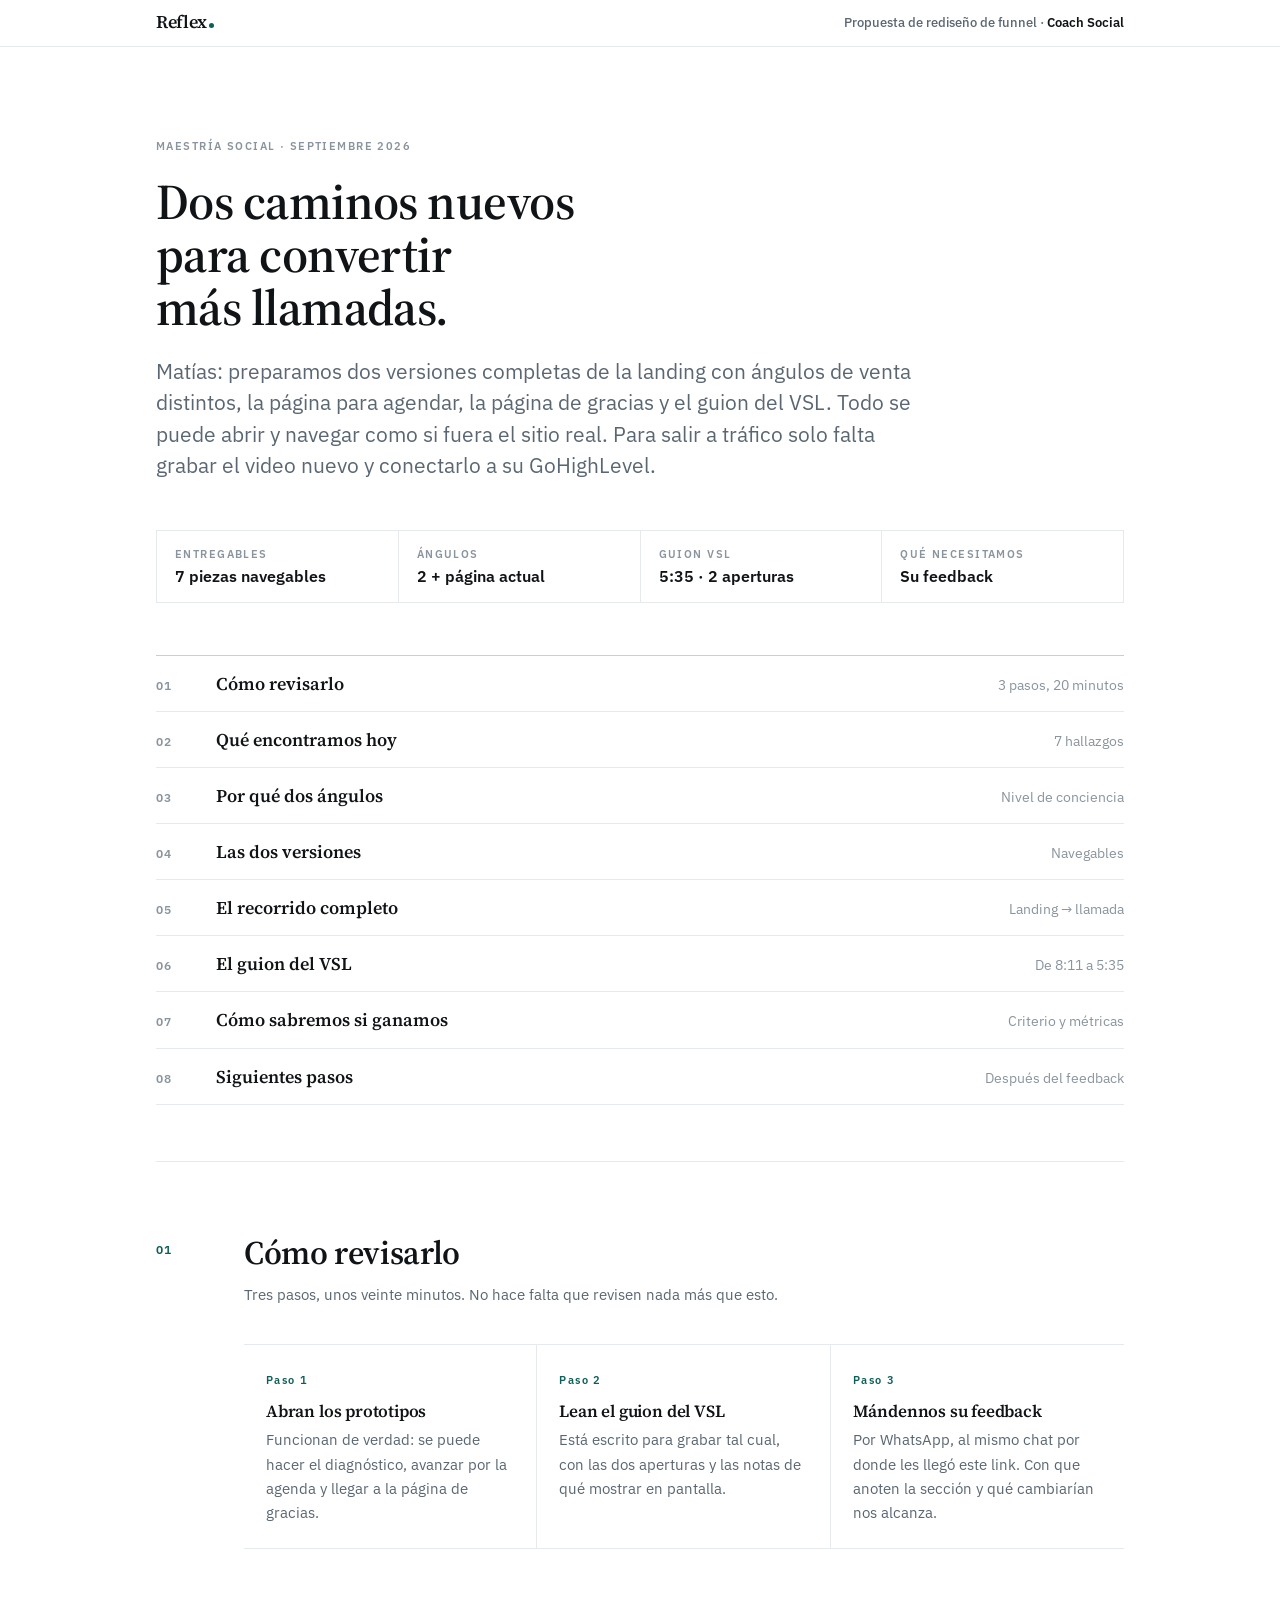
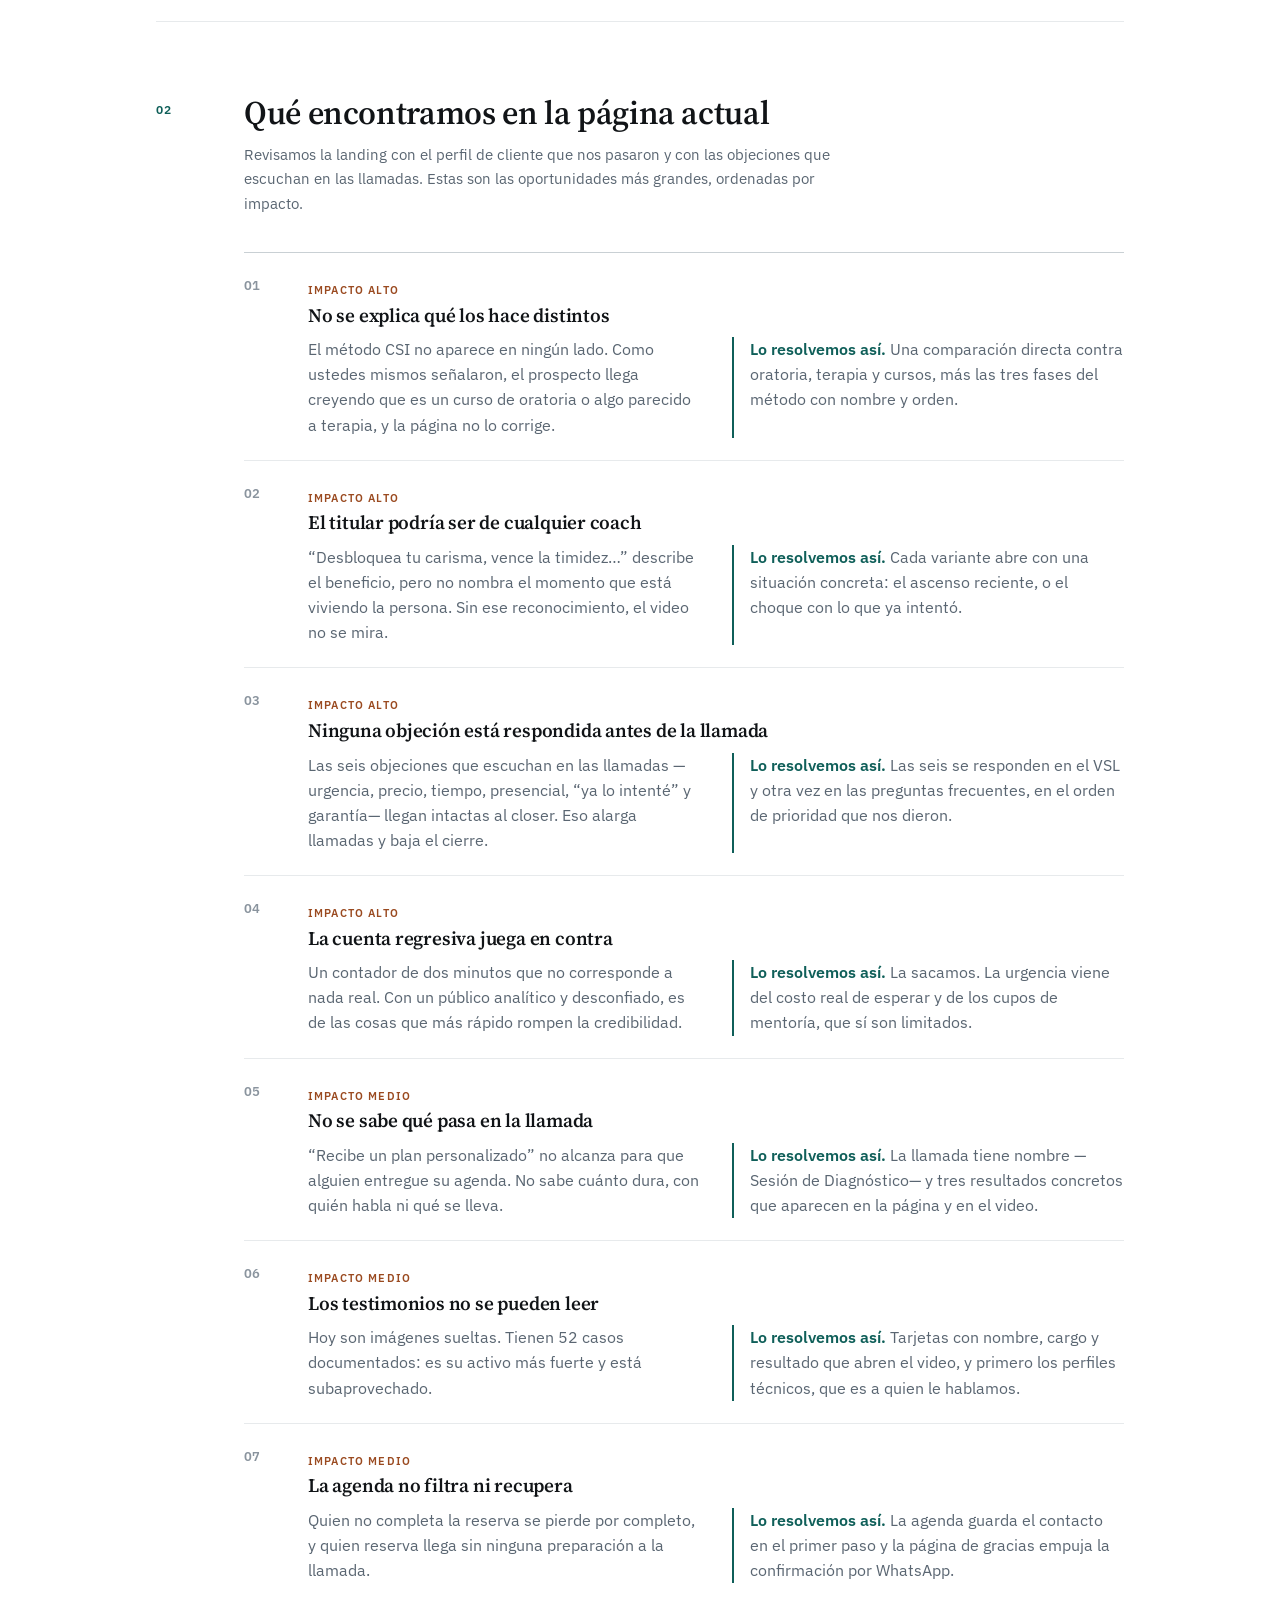
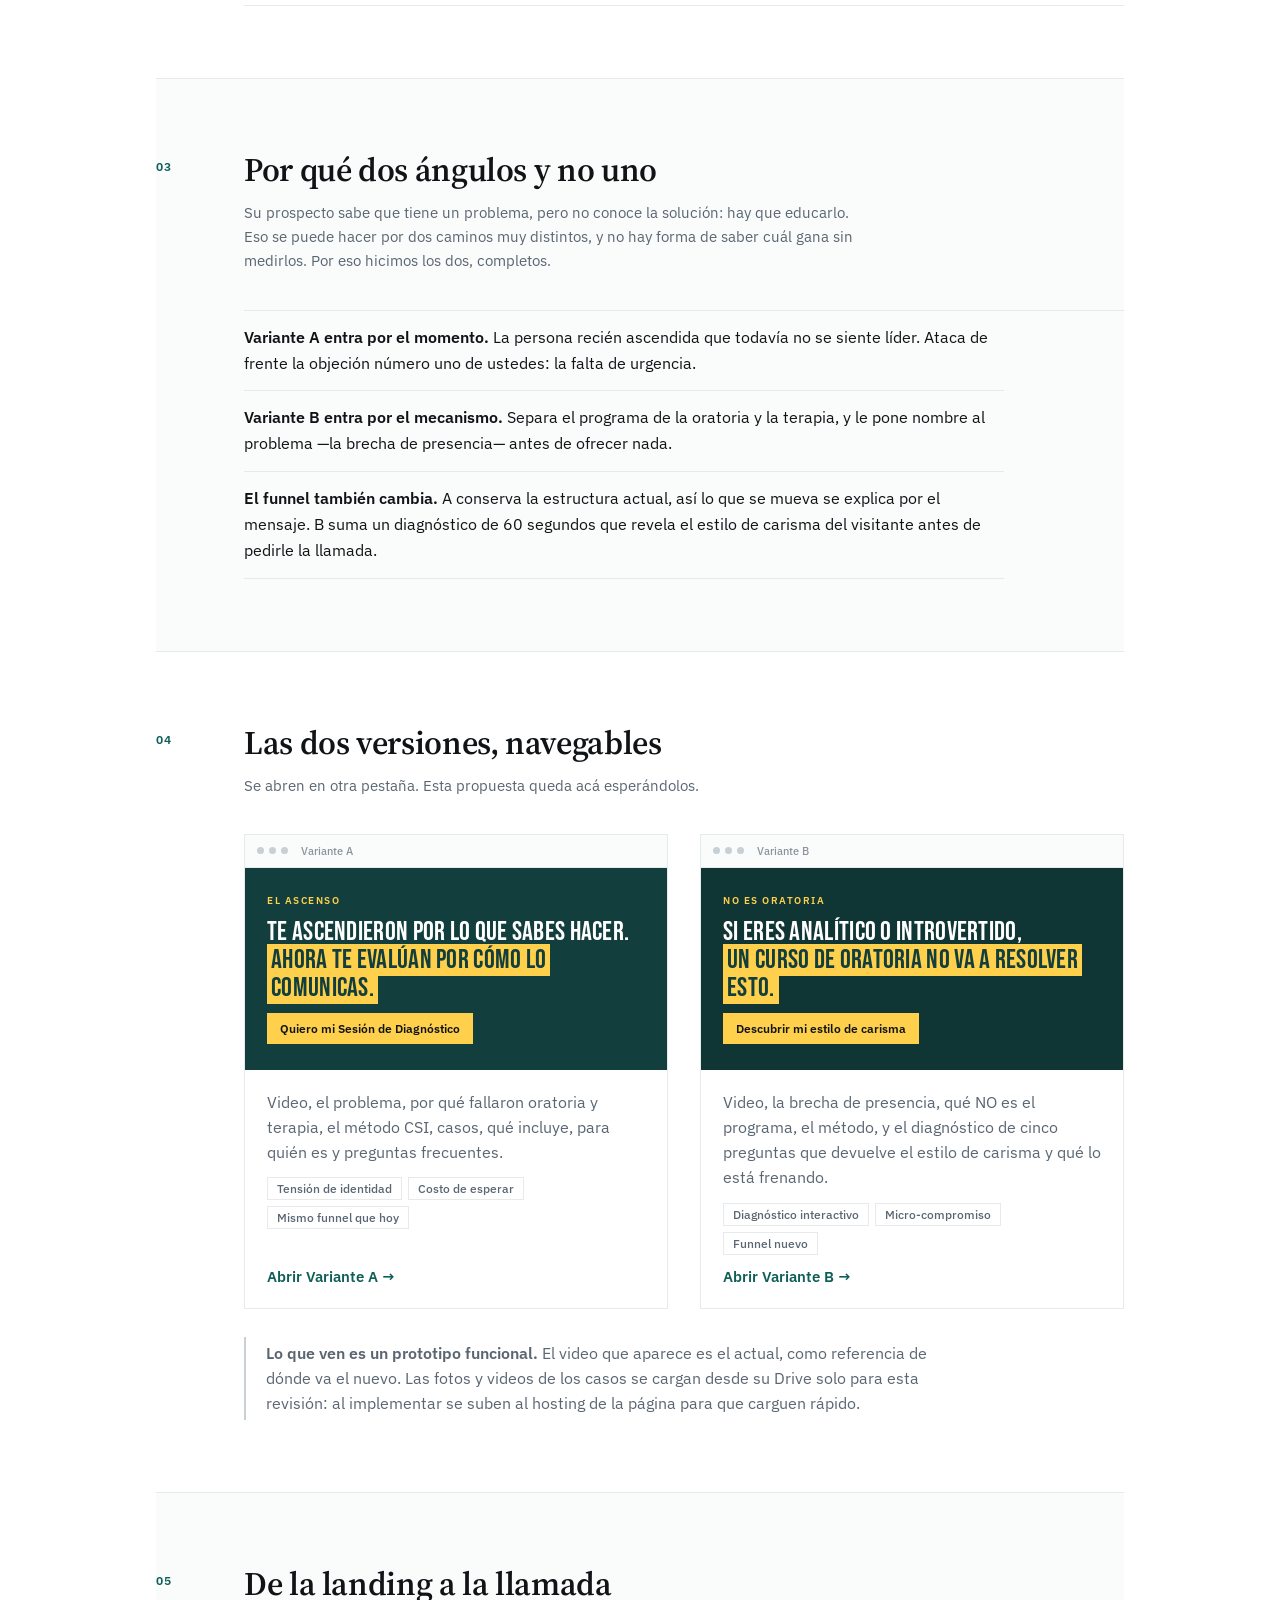
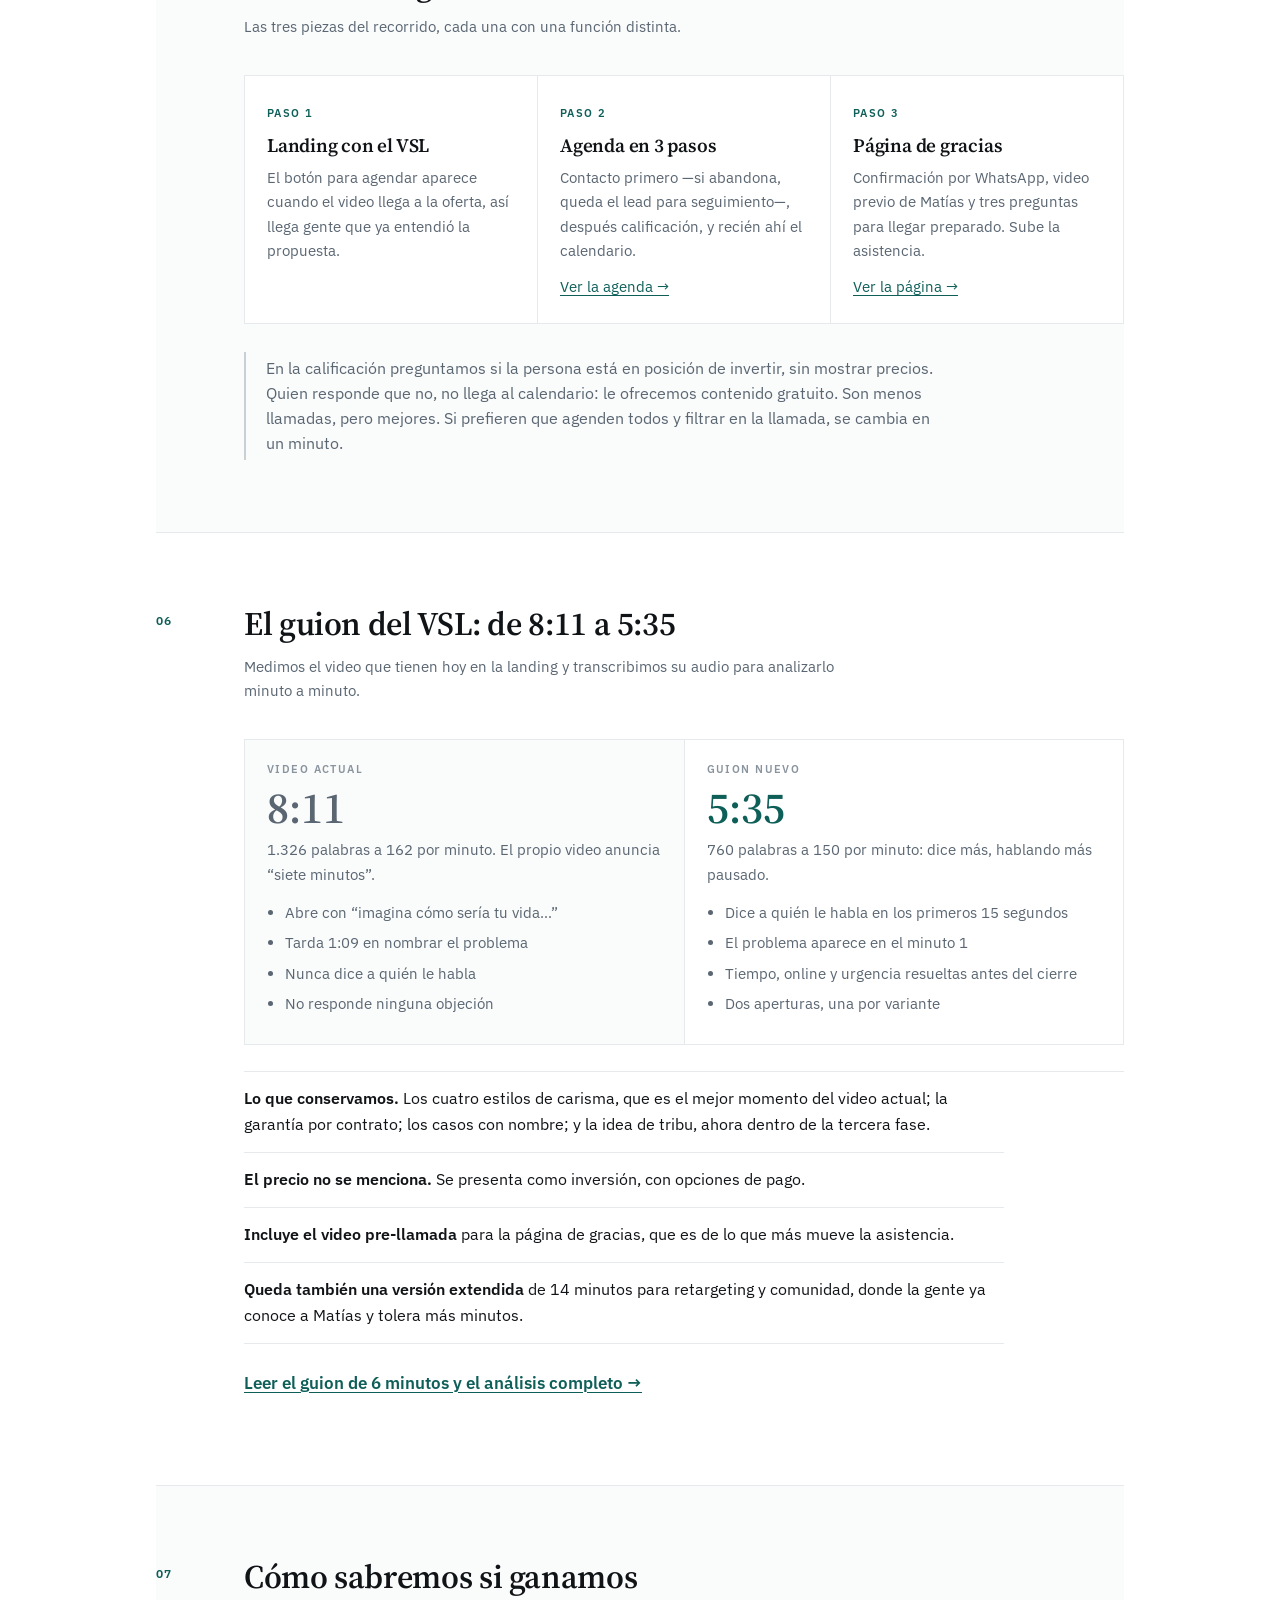
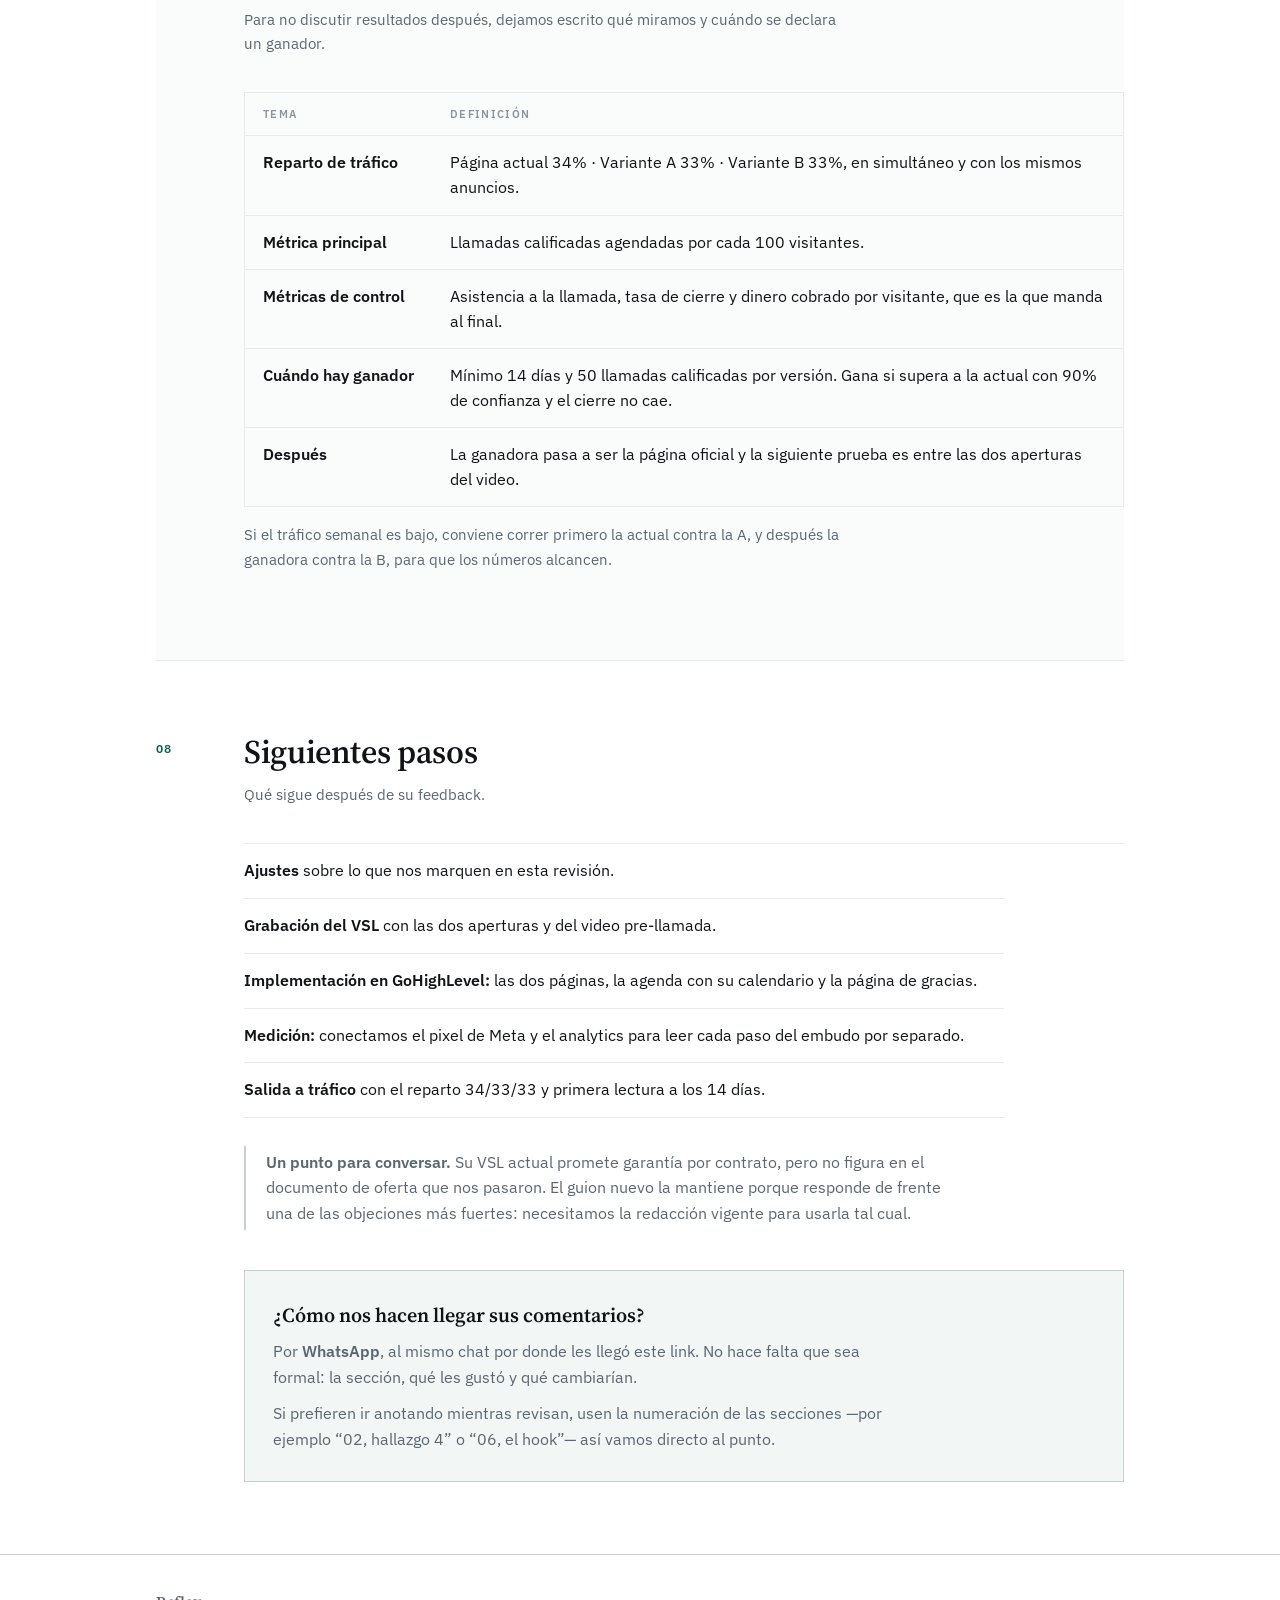
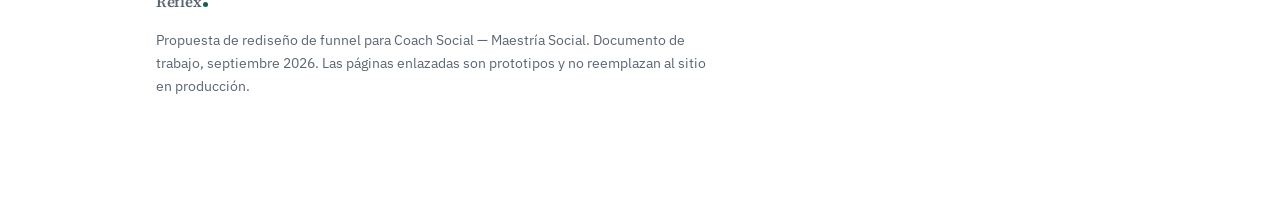
<file: index.html>
<!doctype html>
<html lang="es">
<head>
<meta charset="utf-8">
<meta name="viewport" content="width=device-width,initial-scale=1,viewport-fit=cover">
<meta name="robots" content="noindex,nofollow">
<title>Rediseño del funnel Maestría Social — Propuesta Reflex</title>
<style>html{color-scheme:light;background:#fff}body{margin:0}img{max-width:100%}[hidden]{display:none!important}</style>
</head>
<body>
<link rel="preconnect" href="https://fonts.gstatic.com" crossorigin>
<link rel="stylesheet" href="https://fonts.googleapis.com/css2?family=Source+Serif+4:opsz,wght@8..60,400;8..60,600;8..60,700&family=IBM+Plex+Sans:wght@400;500;600&family=Bebas+Neue&display=swap">
<style>
:root{
  color-scheme:light;
  --bg:#FFFFFF;
  --ink:#111417;
  --ink-2:#5A6672;
  --ink-3:#8A949E;
  --rule:#E7EAEC;
  --rule-strong:#C9D0D4;
  --accent:#0F5F59;
  --accent-soft:#F2F7F6;
  --warn:#9A4A20;
  --tint:#FAFBFB;
  --teal-900:#123F3D;
  --yellow:#FFD04B;
  --serif:'Source Serif 4',Georgia,'Times New Roman',serif;
  --sans:'IBM Plex Sans',-apple-system,BlinkMacSystemFont,'Segoe UI',sans-serif;
}
*{box-sizing:border-box}
body{margin:0;background:var(--bg);color:var(--ink);font:400 17px/1.62 var(--sans);-webkit-font-smoothing:antialiased;text-rendering:optimizeLegibility}
h1,h2,h3,h4{font-family:var(--serif);font-weight:600;line-height:1.14;letter-spacing:-.011em;margin:0;text-wrap:balance}
h1{font-size:clamp(33px,5vw,50px);line-height:1.06}
h2{font-size:clamp(25px,3vw,33px)}
h3{font-size:19px;line-height:1.3}
p{margin:0 0 16px;max-width:68ch}
a{color:var(--accent);text-underline-offset:3px;text-decoration-thickness:1px}
strong,b{font-weight:600}
hr{border:0;border-top:1px solid var(--rule);margin:0}

.sheet{max-width:1080px;margin:0 auto;padding-inline:clamp(20px,5vw,56px)}
.label{font:600 11px/1.4 var(--sans);letter-spacing:.13em;text-transform:uppercase;color:var(--ink-3)}
.lede{font-size:clamp(18px,2.1vw,21px);line-height:1.5;color:var(--ink-2);max-width:60ch}
.small{font-size:15px;color:var(--ink-2)}
.tint{background:var(--tint)}

/* Encabezado fijo */
.masthead{position:sticky;top:env(safe-area-inset-top,0px);z-index:30;background:rgba(255,255,255,.94);backdrop-filter:saturate(180%) blur(8px);border-bottom:1px solid var(--rule)}
.masthead .row{display:flex;align-items:center;justify-content:space-between;gap:16px;padding-block:13px}
.wordmark{font:600 18px/1 var(--serif);letter-spacing:-.02em;display:inline-flex;align-items:baseline;gap:2px}
.wordmark::after{content:"";width:5px;height:5px;border-radius:50%;background:var(--accent);margin-bottom:1px}
.masthead .doc-id{font:500 12.5px var(--sans);color:var(--ink-2);text-align:right}
.masthead .doc-id b{font-weight:600;color:var(--ink)}
@media (max-width:560px){.masthead .doc-id .long{display:none}}
.bar{height:2px;background:var(--accent);width:0}

/* Portada */
.cover{padding-block:clamp(44px,7vw,84px) clamp(36px,5vw,56px)}
.cover h1{margin-block:16px 22px;max-width:19ch}
.facts{display:grid;grid-template-columns:repeat(4,1fr);gap:1px;background:var(--rule);border:1px solid var(--rule);margin-top:clamp(32px,5vw,48px)}
.facts div{background:var(--bg);padding:16px 18px}
.facts dt{font:600 11px var(--sans);letter-spacing:.13em;text-transform:uppercase;color:var(--ink-3);margin-bottom:5px}
.facts dd{margin:0;font:600 16px var(--sans)}
@media (max-width:760px){.facts{grid-template-columns:repeat(2,1fr)}}

/* Índice */
.toc{border-top:1px solid var(--rule-strong);margin-top:clamp(36px,5vw,52px)}
.toc a{display:grid;grid-template-columns:44px 1fr auto;gap:16px;align-items:baseline;padding:13px 0;border-bottom:1px solid var(--rule);text-decoration:none;color:var(--ink)}
.toc a:hover{color:var(--accent)}
.toc .n{font:600 12px var(--sans);color:var(--ink-3);letter-spacing:.06em}
.toc .t{font-family:var(--serif);font-size:18px;font-weight:600}
.toc .d{font-size:13.5px;color:var(--ink-3);text-align:right}
@media (max-width:640px){.toc a{grid-template-columns:34px 1fr}.toc .d{display:none}}

/* Secciones */
section{padding-block:clamp(44px,6vw,72px);border-top:1px solid var(--rule)}
.head{display:grid;grid-template-columns:64px minmax(0,1fr);gap:24px;align-items:start;margin-bottom:clamp(24px,3vw,36px)}
.head .n{font:600 12px var(--sans);color:var(--accent);letter-spacing:.1em;padding-top:8px}
.head h2{margin-bottom:12px}
.head p{margin-bottom:0}
.body{display:grid;grid-template-columns:64px minmax(0,1fr);gap:24px}
.body > :first-child{grid-column:2}
.head > *,.body > *{min-width:0}
@media (max-width:820px){.head,.body{grid-template-columns:minmax(0,1fr);gap:10px}.head .n{padding-top:0}.body > :first-child{grid-column:1}}

/* Pasos */
.steps{list-style:none;margin:0;padding:0;display:grid;grid-template-columns:repeat(3,1fr);gap:0;border-top:1px solid var(--rule)}
.steps li{padding:20px 22px 22px;border-bottom:1px solid var(--rule);border-right:1px solid var(--rule)}
.steps li:last-child{border-right:0}
.steps .n{font:600 11px var(--sans);letter-spacing:.13em;color:var(--accent)}
.steps h3{margin:8px 0 6px;font-size:17px}
.steps p{margin:0;font-size:15px;color:var(--ink-2)}
@media (max-width:820px){.steps{grid-template-columns:1fr}.steps li{border-right:0}}

/* Hallazgos */
.finding{display:grid;grid-template-columns:44px minmax(0,1fr);gap:20px;padding:22px 0;border-bottom:1px solid var(--rule)}
.finding:first-of-type{border-top:1px solid var(--rule-strong)}
.finding > .n{font:600 13px var(--sans);color:var(--ink-3);padding-top:2px}
.finding h3{margin-bottom:8px}
.finding .cols{display:grid;grid-template-columns:1fr 1fr;gap:10px 32px;margin-top:10px}
.finding .cols p{margin:0;font-size:15.5px;color:var(--ink-2);max-width:none}
.finding .fix{padding-left:16px;border-left:2px solid var(--accent);color:var(--ink)}
.finding .fix b{color:var(--accent);font-weight:600}
.sev{font:600 10.5px var(--sans);letter-spacing:.11em;text-transform:uppercase;color:var(--warn)}
@media (max-width:820px){.finding{grid-template-columns:30px minmax(0,1fr);gap:12px}.finding .cols{grid-template-columns:1fr}.finding .fix{margin-top:4px}}

/* Prototipos */
.protos{display:grid;grid-template-columns:1fr 1fr;gap:clamp(20px,3vw,32px)}
@media (max-width:860px){.protos{grid-template-columns:1fr}}
.proto{border:1px solid var(--rule);display:flex;flex-direction:column;background:var(--bg);min-width:0}
.proto .chrome{display:flex;align-items:center;gap:5px;padding:9px 12px;border-bottom:1px solid var(--rule);background:var(--tint)}
.proto .chrome i{width:7px;height:7px;border-radius:50%;background:var(--rule-strong)}
.proto .chrome span{margin-left:8px;font:500 11px var(--sans);color:var(--ink-3)}
.mock{background:var(--teal-900);color:#fff;padding:26px 22px;min-height:180px;display:flex;flex-direction:column;justify-content:center;gap:11px}
.mock .k{font:600 10px var(--sans);letter-spacing:.15em;text-transform:uppercase;color:var(--yellow)}
.mock .h{font-family:'Bebas Neue',Impact,sans-serif;font-size:clamp(22px,2.4vw,27px);line-height:1.04;letter-spacing:.3px}
.mock .h em{font-style:normal;background:var(--yellow);color:var(--teal-900);padding:0 4px;box-decoration-break:clone;-webkit-box-decoration-break:clone}
.mock .btn{align-self:flex-start;background:var(--yellow);color:#111417;font:600 12px var(--sans);padding:8px 13px}
.proto .txt{padding:20px 22px 22px;display:flex;flex-direction:column;gap:12px;flex:1}
.proto .txt p{margin:0;font-size:15.5px;color:var(--ink-2)}
.tags{display:flex;flex-wrap:wrap;gap:6px}
.tags span{font:500 12px var(--sans);color:var(--ink-2);border:1px solid var(--rule);padding:3px 9px}
.proto .go{margin-top:auto;font:600 15px var(--sans);text-decoration:none;color:var(--accent)}
.proto .go:hover{text-decoration:underline}

.callout{border-left:2px solid var(--rule-strong);padding:4px 0 4px 20px;margin-top:28px}
.callout p{margin:0;font-size:15.5px;color:var(--ink-2)}

/* Recorrido */
.flow{display:grid;grid-template-columns:repeat(3,1fr);gap:1px;background:var(--rule);border:1px solid var(--rule)}
.flow > div{background:var(--bg);padding:22px;min-width:0}
.flow .n{font:600 11px var(--sans);letter-spacing:.13em;text-transform:uppercase;color:var(--accent)}
.flow h3{margin:8px 0 8px}
.flow p{margin:0 0 10px;font-size:15px;color:var(--ink-2)}
.flow a{font-size:15px}
@media (max-width:820px){.flow{grid-template-columns:1fr}}

/* Comparativa VSL */
.vs{display:grid;grid-template-columns:1fr 1fr;gap:1px;background:var(--rule);border:1px solid var(--rule);margin-bottom:26px}
.vs > div{background:var(--bg);padding:22px}
.vs .now{background:var(--tint)}
.vs .t{font:600 11px var(--sans);letter-spacing:.13em;text-transform:uppercase;color:var(--ink-3);margin-bottom:10px}
.vs .big{font-family:var(--serif);font-size:44px;line-height:1;font-weight:600}
.vs .now .big{color:var(--ink-2)}
.vs .new .big{color:var(--accent)}
.vs ul{margin:14px 0 0;padding-left:18px;font-size:15px;color:var(--ink-2)}
.vs li{margin-bottom:6px}
@media (max-width:640px){.vs{grid-template-columns:1fr}}

/* Listas */
.bullets{margin:0;padding:0;list-style:none;border-top:1px solid var(--rule)}
.bullets li{padding:14px 0;border-bottom:1px solid var(--rule);font-size:16px;max-width:76ch}
.bullets li b{font-weight:600}

/* Tabla */
.tablewrap{overflow-x:auto;max-width:100%;border:1px solid var(--rule);-webkit-overflow-scrolling:touch}
table{width:100%;border-collapse:collapse;font-size:15.5px;min-width:520px}
th,td{text-align:left;padding:14px 18px;border-bottom:1px solid var(--rule);vertical-align:top}
th{font:600 11px var(--sans);letter-spacing:.12em;text-transform:uppercase;color:var(--ink-3);background:var(--tint)}
td:first-child{font-weight:600;white-space:nowrap}
tr:last-child td{border-bottom:0}

footer{border-top:1px solid var(--rule-strong);padding-block:36px 96px;color:var(--ink-2);font-size:14px}
footer p{max-width:70ch}

/* Aviso de feedback */
.notice{border:1px solid var(--rule-strong);background:var(--accent-soft);padding:clamp(20px,3vw,28px);margin-top:clamp(28px,4vw,40px)}
.notice .t{font-family:var(--serif);font-size:20px;font-weight:600;margin-bottom:8px}
.notice p{margin:0;font-size:16px;color:var(--ink-2);max-width:62ch}
.notice p + p{margin-top:10px}
:focus-visible{outline:2px solid var(--accent);outline-offset:2px}
@media print{.masthead{display:none}section{break-inside:avoid}}
</style>

<header class="masthead">
  <div class="sheet row">
    <span class="wordmark">Reflex</span>
    <span class="doc-id"><span class="long">Propuesta de rediseño de funnel · </span><b>Coach Social</b></span>
  </div>
  <div class="bar" id="bar"></div>
</header>

<div class="sheet">

  <div class="cover">
    <span class="label">Maestría Social · Septiembre 2026</span>
    <h1>Dos caminos nuevos para convertir más llamadas.</h1>
    <p class="lede">Matías: preparamos dos versiones completas de la landing con ángulos de venta distintos, la página para agendar, la página de gracias y el guion del VSL. Todo se puede abrir y navegar como si fuera el sitio real. Para salir a tráfico solo falta grabar el video nuevo y conectarlo a su GoHighLevel.</p>

    <dl class="facts">
      <div><dt>Entregables</dt><dd>7 piezas navegables</dd></div>
      <div><dt>Ángulos</dt><dd>2 + página actual</dd></div>
      <div><dt>Guion VSL</dt><dd>5:35 · 2 aperturas</dd></div>
      <div><dt>Qué necesitamos</dt><dd>Su feedback</dd></div>
    </dl>

    <nav class="toc" aria-label="Contenido">
      <a href="#revisar"><span class="n">01</span><span class="t">Cómo revisarlo</span><span class="d">3 pasos, 20 minutos</span></a>
      <a href="#diagnostico"><span class="n">02</span><span class="t">Qué encontramos hoy</span><span class="d">7 hallazgos</span></a>
      <a href="#estrategia"><span class="n">03</span><span class="t">Por qué dos ángulos</span><span class="d">Nivel de conciencia</span></a>
      <a href="#prototipos"><span class="n">04</span><span class="t">Las dos versiones</span><span class="d">Navegables</span></a>
      <a href="#recorrido"><span class="n">05</span><span class="t">El recorrido completo</span><span class="d">Landing → llamada</span></a>
      <a href="#vsl"><span class="n">06</span><span class="t">El guion del VSL</span><span class="d">De 8:11 a 5:35</span></a>
      <a href="#medicion"><span class="n">07</span><span class="t">Cómo sabremos si ganamos</span><span class="d">Criterio y métricas</span></a>
      <a href="#siguiente"><span class="n">08</span><span class="t">Siguientes pasos</span><span class="d">Después del feedback</span></a>
    </nav>
  </div>

  <!-- 01 -->
  <section id="revisar">
    <div class="head">
      <span class="n">01</span>
      <div>
        <h2>Cómo revisarlo</h2>
        <p class="small">Tres pasos, unos veinte minutos. No hace falta que revisen nada más que esto.</p>
      </div>
    </div>
    <div class="body"><ol class="steps">
      <li><span class="n">Paso 1</span><h3>Abran los prototipos</h3><p>Funcionan de verdad: se puede hacer el diagnóstico, avanzar por la agenda y llegar a la página de gracias.</p></li>
      <li><span class="n">Paso 2</span><h3>Lean el guion del VSL</h3><p>Está escrito para grabar tal cual, con las dos aperturas y las notas de qué mostrar en pantalla.</p></li>
      <li><span class="n">Paso 3</span><h3>Mándennos su feedback</h3><p>Por WhatsApp, al mismo chat por donde les llegó este link. Con que anoten la sección y qué cambiarían nos alcanza.</p></li>
    </ol></div>
  </section>

  <!-- 02 -->
  <section id="diagnostico">
    <div class="head">
      <span class="n">02</span>
      <div>
        <h2>Qué encontramos en la página actual</h2>
        <p class="small">Revisamos la landing con el perfil de cliente que nos pasaron y con las objeciones que escuchan en las llamadas. Estas son las oportunidades más grandes, ordenadas por impacto.</p>
      </div>
    </div>
    <div class="body"><div>

      <article class="finding"><span class="n">01</span><div>
        <span class="sev">Impacto alto</span>
        <h3>No se explica qué los hace distintos</h3>
        <div class="cols">
          <p>El método CSI no aparece en ningún lado. Como ustedes mismos señalaron, el prospecto llega creyendo que es un curso de oratoria o algo parecido a terapia, y la página no lo corrige.</p>
          <p class="fix"><b>Lo resolvemos así.</b> Una comparación directa contra oratoria, terapia y cursos, más las tres fases del método con nombre y orden.</p>
        </div>
      </div></article>

      <article class="finding"><span class="n">02</span><div>
        <span class="sev">Impacto alto</span>
        <h3>El titular podría ser de cualquier coach</h3>
        <div class="cols">
          <p>“Desbloquea tu carisma, vence la timidez…” describe el beneficio, pero no nombra el momento que está viviendo la persona. Sin ese reconocimiento, el video no se mira.</p>
          <p class="fix"><b>Lo resolvemos así.</b> Cada variante abre con una situación concreta: el ascenso reciente, o el choque con lo que ya intentó.</p>
        </div>
      </div></article>

      <article class="finding"><span class="n">03</span><div>
        <span class="sev">Impacto alto</span>
        <h3>Ninguna objeción está respondida antes de la llamada</h3>
        <div class="cols">
          <p>Las seis objeciones que escuchan en las llamadas —urgencia, precio, tiempo, presencial, “ya lo intenté” y garantía— llegan intactas al closer. Eso alarga llamadas y baja el cierre.</p>
          <p class="fix"><b>Lo resolvemos así.</b> Las seis se responden en el VSL y otra vez en las preguntas frecuentes, en el orden de prioridad que nos dieron.</p>
        </div>
      </div></article>

      <article class="finding"><span class="n">04</span><div>
        <span class="sev">Impacto alto</span>
        <h3>La cuenta regresiva juega en contra</h3>
        <div class="cols">
          <p>Un contador de dos minutos que no corresponde a nada real. Con un público analítico y desconfiado, es de las cosas que más rápido rompen la credibilidad.</p>
          <p class="fix"><b>Lo resolvemos así.</b> La sacamos. La urgencia viene del costo real de esperar y de los cupos de mentoría, que sí son limitados.</p>
        </div>
      </div></article>

      <article class="finding"><span class="n">05</span><div>
        <span class="sev">Impacto medio</span>
        <h3>No se sabe qué pasa en la llamada</h3>
        <div class="cols">
          <p>“Recibe un plan personalizado” no alcanza para que alguien entregue su agenda. No sabe cuánto dura, con quién habla ni qué se lleva.</p>
          <p class="fix"><b>Lo resolvemos así.</b> La llamada tiene nombre —Sesión de Diagnóstico— y tres resultados concretos que aparecen en la página y en el video.</p>
        </div>
      </div></article>

      <article class="finding"><span class="n">06</span><div>
        <span class="sev">Impacto medio</span>
        <h3>Los testimonios no se pueden leer</h3>
        <div class="cols">
          <p>Hoy son imágenes sueltas. Tienen 52 casos documentados: es su activo más fuerte y está subaprovechado.</p>
          <p class="fix"><b>Lo resolvemos así.</b> Tarjetas con nombre, cargo y resultado que abren el video, y primero los perfiles técnicos, que es a quien le hablamos.</p>
        </div>
      </div></article>

      <article class="finding"><span class="n">07</span><div>
        <span class="sev">Impacto medio</span>
        <h3>La agenda no filtra ni recupera</h3>
        <div class="cols">
          <p>Quien no completa la reserva se pierde por completo, y quien reserva llega sin ninguna preparación a la llamada.</p>
          <p class="fix"><b>Lo resolvemos así.</b> La agenda guarda el contacto en el primer paso y la página de gracias empuja la confirmación por WhatsApp.</p>
        </div>
      </div></article>

    </div></div>
  </section>

  <!-- 03 -->
  <section id="estrategia" class="tint">
    <div class="head">
      <span class="n">03</span>
      <div>
        <h2>Por qué dos ángulos y no uno</h2>
        <p class="small">Su prospecto sabe que tiene un problema, pero no conoce la solución: hay que educarlo. Eso se puede hacer por dos caminos muy distintos, y no hay forma de saber cuál gana sin medirlos. Por eso hicimos los dos, completos.</p>
      </div>
    </div>
    <div class="body"><ul class="bullets">
      <li><b>Variante A entra por el momento.</b> La persona recién ascendida que todavía no se siente líder. Ataca de frente la objeción número uno de ustedes: la falta de urgencia.</li>
      <li><b>Variante B entra por el mecanismo.</b> Separa el programa de la oratoria y la terapia, y le pone nombre al problema —la brecha de presencia— antes de ofrecer nada.</li>
      <li><b>El funnel también cambia.</b> A conserva la estructura actual, así lo que se mueva se explica por el mensaje. B suma un diagnóstico de 60 segundos que revela el estilo de carisma del visitante antes de pedirle la llamada.</li>
    </ul></div>
  </section>

  <!-- 04 -->
  <section id="prototipos">
    <div class="head">
      <span class="n">04</span>
      <div>
        <h2>Las dos versiones, navegables</h2>
        <p class="small">Se abren en otra pestaña. Esta propuesta queda acá esperándolos.</p>
      </div>
    </div>
    <div class="body"><div>
      <div class="protos">
        <article class="proto">
          <div class="chrome"><i></i><i></i><i></i><span>Variante A</span></div>
          <div class="mock">
            <span class="k">El ascenso</span>
            <div class="h">Te ascendieron por lo que sabes hacer.<br><em>Ahora te evalúan por cómo lo comunicas.</em></div>
            <span class="btn">Quiero mi Sesión de Diagnóstico</span>
          </div>
          <div class="txt">
            <p>Video, el problema, por qué fallaron oratoria y terapia, el método CSI, casos, qué incluye, para quién es y preguntas frecuentes.</p>
            <div class="tags"><span>Tensión de identidad</span><span>Costo de esperar</span><span>Mismo funnel que hoy</span></div>
            <a class="go" href="variante-a.html?preview=1" target="_blank" rel="noopener">Abrir Variante A →</a>
          </div>
        </article>

        <article class="proto">
          <div class="chrome"><i></i><i></i><i></i><span>Variante B</span></div>
          <div class="mock" style="background:#0F3634">
            <span class="k">No es oratoria</span>
            <div class="h">Si eres analítico o introvertido,<br><em>un curso de oratoria no va a resolver esto.</em></div>
            <span class="btn">Descubrir mi estilo de carisma</span>
          </div>
          <div class="txt">
            <p>Video, la brecha de presencia, qué NO es el programa, el método, y el diagnóstico de cinco preguntas que devuelve el estilo de carisma y qué lo está frenando.</p>
            <div class="tags"><span>Diagnóstico interactivo</span><span>Micro-compromiso</span><span>Funnel nuevo</span></div>
            <a class="go" href="variante-b.html?preview=1" target="_blank" rel="noopener">Abrir Variante B →</a>
          </div>
        </article>
      </div>

      <div class="callout">
        <p><b>Lo que ven es un prototipo funcional.</b> El video que aparece es el actual, como referencia de dónde va el nuevo. Las fotos y videos de los casos se cargan desde su Drive solo para esta revisión: al implementar se suben al hosting de la página para que carguen rápido.</p>
      </div>
    </div></div>
  </section>

  <!-- 05 -->
  <section id="recorrido" class="tint">
    <div class="head">
      <span class="n">05</span>
      <div>
        <h2>De la landing a la llamada</h2>
        <p class="small">Las tres piezas del recorrido, cada una con una función distinta.</p>
      </div>
    </div>
    <div class="body"><div>
      <div class="flow">
        <div>
          <span class="n">Paso 1</span>
          <h3>Landing con el VSL</h3>
          <p>El botón para agendar aparece cuando el video llega a la oferta, así llega gente que ya entendió la propuesta.</p>
        </div>
        <div>
          <span class="n">Paso 2</span>
          <h3>Agenda en 3 pasos</h3>
          <p>Contacto primero —si abandona, queda el lead para seguimiento—, después calificación, y recién ahí el calendario.</p>
          <a href="agendar.html?v=A" target="_blank" rel="noopener">Ver la agenda →</a>
        </div>
        <div>
          <span class="n">Paso 3</span>
          <h3>Página de gracias</h3>
          <p>Confirmación por WhatsApp, video previo de Matías y tres preguntas para llegar preparado. Sube la asistencia.</p>
          <a href="gracias.html" target="_blank" rel="noopener">Ver la página →</a>
        </div>
      </div>
      <div class="callout">
        <p>En la calificación preguntamos si la persona está en posición de invertir, sin mostrar precios. Quien responde que no, no llega al calendario: le ofrecemos contenido gratuito. Son menos llamadas, pero mejores. Si prefieren que agenden todos y filtrar en la llamada, se cambia en un minuto.</p>
      </div>
    </div></div>
  </section>

  <!-- 06 -->
  <section id="vsl">
    <div class="head">
      <span class="n">06</span>
      <div>
        <h2>El guion del VSL: de 8:11 a 5:35</h2>
        <p class="small">Medimos el video que tienen hoy en la landing y transcribimos su audio para analizarlo minuto a minuto.</p>
      </div>
    </div>
    <div class="body"><div>
      <div class="vs">
        <div class="now">
          <div class="t">Video actual</div>
          <div class="big">8:11</div>
          <p class="small" style="margin:8px 0 0">1.326 palabras a 162 por minuto. El propio video anuncia “siete minutos”.</p>
          <ul>
            <li>Abre con “imagina cómo sería tu vida…”</li>
            <li>Tarda 1:09 en nombrar el problema</li>
            <li>Nunca dice a quién le habla</li>
            <li>No responde ninguna objeción</li>
          </ul>
        </div>
        <div class="new">
          <div class="t">Guion nuevo</div>
          <div class="big">5:35</div>
          <p class="small" style="margin:8px 0 0">760 palabras a 150 por minuto: dice más, hablando más pausado.</p>
          <ul>
            <li>Dice a quién le habla en los primeros 15 segundos</li>
            <li>El problema aparece en el minuto 1</li>
            <li>Tiempo, online y urgencia resueltas antes del cierre</li>
            <li>Dos aperturas, una por variante</li>
          </ul>
        </div>
      </div>

      <ul class="bullets">
        <li><b>Lo que conservamos.</b> Los cuatro estilos de carisma, que es el mejor momento del video actual; la garantía por contrato; los casos con nombre; y la idea de tribu, ahora dentro de la tercera fase.</li>
        <li><b>El precio no se menciona.</b> Se presenta como inversión, con opciones de pago.</li>
        <li><b>Incluye el video pre-llamada</b> para la página de gracias, que es de lo que más mueve la asistencia.</li>
        <li><b>Queda también una versión extendida</b> de 14 minutos para retargeting y comunidad, donde la gente ya conoce a Matías y tolera más minutos.</li>
      </ul>

      <p style="margin-top:26px"><a href="vsl-guion.html" target="_blank" rel="noopener"><b>Leer el guion de 6 minutos y el análisis completo →</b></a></p>
    </div></div>
  </section>

  <!-- 07 -->
  <section id="medicion" class="tint">
    <div class="head">
      <span class="n">07</span>
      <div>
        <h2>Cómo sabremos si ganamos</h2>
        <p class="small">Para no discutir resultados después, dejamos escrito qué miramos y cuándo se declara un ganador.</p>
      </div>
    </div>
    <div class="body"><div>
      <div class="tablewrap"><table>
        <tr><th>Tema</th><th>Definición</th></tr>
        <tr><td>Reparto de tráfico</td><td>Página actual 34% · Variante A 33% · Variante B 33%, en simultáneo y con los mismos anuncios.</td></tr>
        <tr><td>Métrica principal</td><td>Llamadas calificadas agendadas por cada 100 visitantes.</td></tr>
        <tr><td>Métricas de control</td><td>Asistencia a la llamada, tasa de cierre y dinero cobrado por visitante, que es la que manda al final.</td></tr>
        <tr><td>Cuándo hay ganador</td><td>Mínimo 14 días y 50 llamadas calificadas por versión. Gana si supera a la actual con 90% de confianza y el cierre no cae.</td></tr>
        <tr><td>Después</td><td>La ganadora pasa a ser la página oficial y la siguiente prueba es entre las dos aperturas del video.</td></tr>
      </table></div>
      <p class="small" style="margin-top:16px">Si el tráfico semanal es bajo, conviene correr primero la actual contra la A, y después la ganadora contra la B, para que los números alcancen.</p>
    </div></div>
  </section>

  <!-- 08 -->
  <section id="siguiente">
    <div class="head">
      <span class="n">08</span>
      <div>
        <h2>Siguientes pasos</h2>
        <p class="small">Qué sigue después de su feedback.</p>
      </div>
    </div>
    <div class="body"><div>
      <ul class="bullets">
        <li><b>Ajustes</b> sobre lo que nos marquen en esta revisión.</li>
        <li><b>Grabación del VSL</b> con las dos aperturas y del video pre-llamada.</li>
        <li><b>Implementación en GoHighLevel:</b> las dos páginas, la agenda con su calendario y la página de gracias.</li>
        <li><b>Medición:</b> conectamos el pixel de Meta y el analytics para leer cada paso del embudo por separado.</li>
        <li><b>Salida a tráfico</b> con el reparto 34/33/33 y primera lectura a los 14 días.</li>
      </ul>
      <div class="callout">
        <p><b>Un punto para conversar.</b> Su VSL actual promete garantía por contrato, pero no figura en el documento de oferta que nos pasaron. El guion nuevo la mantiene porque responde de frente una de las objeciones más fuertes: necesitamos la redacción vigente para usarla tal cual.</p>
      </div>

      <div class="notice">
        <div class="t">¿Cómo nos hacen llegar sus comentarios?</div>
        <p>Por <b>WhatsApp</b>, al mismo chat por donde les llegó este link. No hace falta que sea formal: la sección, qué les gustó y qué cambiarían.</p>
        <p>Si prefieren ir anotando mientras revisan, usen la numeración de las secciones —por ejemplo “02, hallazgo 4” o “06, el hook”— así vamos directo al punto.</p>
      </div>
    </div></div>
  </section>

</div>

<footer><div class="sheet">
  <p><span class="wordmark" style="font-size:15px">Reflex</span></p>
  <p>Propuesta de rediseño de funnel para Coach Social — Maestría Social. Documento de trabajo, septiembre 2026. Las páginas enlazadas son prototipos y no reemplazan al sitio en producción.</p>
</div></footer>

<script>
(() => {
  // Progreso de lectura en la barra superior
  const bar = document.getElementById('bar');
  const onScroll = () => {
    const h = document.documentElement.scrollHeight - window.innerHeight;
    bar.style.width = (h > 0 ? Math.min(100, window.scrollY / h * 100) : 0) + '%';
  };
  addEventListener('scroll', onScroll, {passive: true});
  onScroll();
})();
</script>

</body>
</html>
</file>
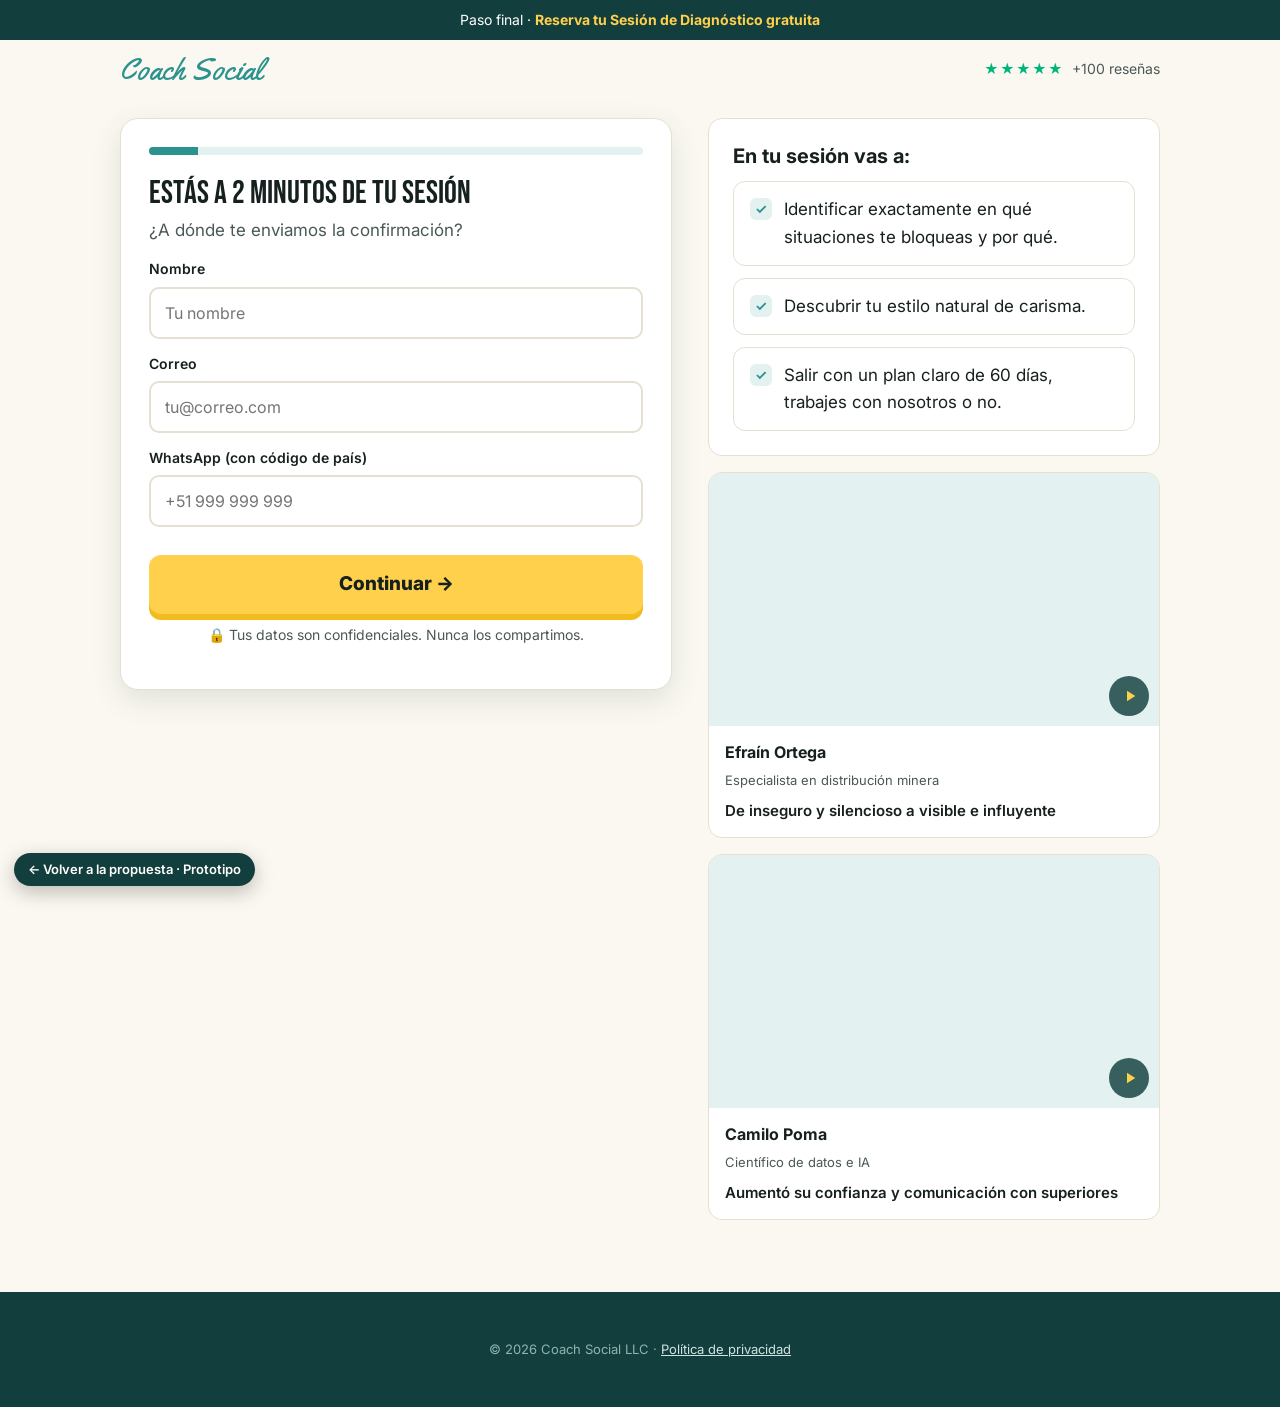
<file: agendar.html>
<!doctype html>
<html lang="es">
<head>
<meta charset="utf-8">
<meta name="viewport" content="width=device-width,initial-scale=1">
<title>Reserva tu Sesión de Diagnóstico — Maestría Social</title>
<meta name="robots" content="noindex">
<link rel="stylesheet" href="assets/styles.css">
</head>
<!-- BOOKING PAGE (compartida por A y B; la variante llega por ?v= y se guarda en el lead).
     Paso 1 captura contacto (lead parcial → seguimiento del setter aunque no agende).
     Paso 2 califica (cargo, situación, urgencia, disposición a invertir).
     Paso 3 muestra el calendario. -->
<body>

<div class="topbar">Paso final · <b>Reserva tu Sesión de Diagnóstico gratuita</b></div>
<header class="nav"><span class="logo">Coach Social</span><span class="stars"><span>★★★★★</span> +100 reseñas</span></header>

<section style="padding-top:20px">
  <div class="wrap split">
    <div>
      <div class="form-card" id="booking">
        <div class="progress"><i style="width:10%"></i></div>

        <!-- PASO 1 -->
        <div class="step active" data-step="1">
          <p class="q" id="hello">Estás a 2 minutos de tu sesión</p>
          <p class="muted" style="margin:0">¿A dónde te enviamos la confirmación?</p>
          <label class="f" for="nombre">Nombre</label>
          <input class="f" id="nombre" autocomplete="given-name" placeholder="Tu nombre">
          <label class="f" for="email">Correo</label>
          <input class="f" id="email" type="email" autocomplete="email" placeholder="tu@correo.com">
          <label class="f" for="wa">WhatsApp (con código de país)</label>
          <input class="f" id="wa" type="tel" autocomplete="tel" placeholder="+51 999 999 999">
          <div class="err" id="err1"></div>
          <button class="btn block" data-next="2">Continuar →</button>
          <p class="micro center" style="margin-top:10px">🔒 Tus datos son confidenciales. Nunca los compartimos.</p>
        </div>

        <!-- PASO 2 -->
        <div class="step" data-step="2">
          <p class="q">Cuéntanos de ti</p>
          <p class="muted" style="margin:0">Así tu especialista llega preparado a la sesión.</p>
          <label class="f" for="cargo">¿Cuál es tu cargo actual?</label>
          <select class="f" id="cargo">
            <option value="">Selecciona</option>
            <option>Gerente / Director</option>
            <option>Jefe / Coordinador / Líder de equipo</option>
            <option>Profesional técnico por asumir liderazgo</option>
            <option>Dueño de negocio / Emprendedor</option>
            <option>Profesional independiente</option>
            <option>Estudiante / Sin empleo actualmente</option>
          </select>
          <div id="q-situacion">
            <label class="f" for="situacion">¿Qué te gustaría resolver primero?</label>
            <select class="f" id="situacion">
              <option value="">Selecciona</option>
              <option>Bloquearme frente a superiores</option>
              <option>Liderar a mi equipo con más seguridad</option>
              <option>Networking y relaciones profesionales</option>
              <option>Convencer, negociar y presentar ideas</option>
              <option>Timidez / ansiedad social en general</option>
            </select>
          </div>
          <div id="q-urgencia">
            <label class="f" for="urgencia">¿Qué tan pronto quieres resolverlo?</label>
            <select class="f" id="urgencia">
              <option value="">Selecciona</option>
              <option value="ahora">Ahora, me está costando oportunidades</option>
              <option value="3meses">En los próximos 3 meses</option>
              <option value="explorando">Solo estoy explorando</option>
            </select>
          </div>
          <label class="f" for="inversion">Maestría Social es un programa premium con mentoría 1 a 1. Si en la sesión vemos que es para ti, ¿estás en posición de invertir en tu desarrollo?</label>
          <select class="f" id="inversion">
            <option value="">Selecciona</option>
            <option value="si">Sí, si veo que me sirve, invierto</option>
            <option value="cuotas">Sí, idealmente con opciones de pago</option>
            <option value="no">No por ahora</option>
          </select>
          <div class="err" id="err2"></div>
          <button class="btn block" data-next="3">Ver horarios disponibles →</button>
          <button class="back" data-prev="1">← Volver</button>
        </div>

        <!-- PASO 3 -->
        <div class="step" data-step="3">
          <p class="q">Elige el horario que mejor te quede</p>
          <p class="muted" style="margin:0 0 16px">Videollamada 1 a 1. Te enviamos el enlace por correo y WhatsApp.</p>
          <div class="cal" id="calendar">
            <div>
              <b>[EMBED DEL CALENDARIO GHL]</b><br>
              Pegar aquí el iframe del calendario de GoHighLevel.<br>
              Configurar su redirección post-reserva a <code>gracias.html</code>.<br><br>
              <a class="btn" href="gracias.html">Simular reserva (preview)</a>
            </div>
          </div>
        </div>

        <!-- NO CALIFICA -->
        <div class="step" data-step="nq">
          <p class="q">Gracias por tu honestidad</p>
          <p class="muted">Las sesiones de diagnóstico son limitadas, así que las reservamos para quienes están listos para empezar pronto. Mientras tanto, te dejamos contenido gratuito para que avances por tu cuenta:</p>
          <a class="btn teal block" href="https://www.instagram.com/" target="_blank" rel="noopener">Ver contenido gratuito de Matías</a>
          <p class="micro center" style="margin-top:10px">Cuando sea tu momento, vuelve a esta página y agenda.</p>
        </div>
      </div>
    </div>

    <!-- LATERAL: refuerzo -->
    <aside>
      <div class="card" style="margin-bottom:16px" id="quiz-box" hidden>
        <span class="eyebrow">Tu diagnóstico</span>
        <p style="margin:12px 0 0">Estilo de carisma predominante: <b id="quiz-style"></b>. En la sesión lo validamos y armamos tu plan.</p>
      </div>
      <div class="card">
        <h3>En tu sesión vas a:</h3>
        <ul class="checks" style="margin-top:12px">
          <li>Identificar exactamente en qué situaciones te bloqueas y por qué.</li>
          <li>Descubrir tu estilo natural de carisma.</li>
          <li>Salir con un plan claro de 60 días, trabajes con nosotros o no.</li>
        </ul>
      </div>
      <div class="t-grid" style="grid-template-columns:1fr;margin-top:16px" data-cases data-limit="2" data-tags="tecnico"></div>
    </aside>
  </div>
</section>

<footer><div class="wrap"><p>© 2026 Coach Social LLC · <a href="#">Política de privacidad</a></p></div></footer>

<script src="assets/app.js"></script>
<script>
(() => {
  // CONFIG ----------------------------------------------------------------
  const WEBHOOK_URL = '';            // Webhook de GHL/Zapier/Make para leads parciales (paso 1) y calificados (paso 2)
  const DISQUALIFY_NO_BUDGET = true; // "No por ahora" en inversión (o estudiante) → no ve el calendario. "Solo explorando" sí agenda; lo filtra el setter.
  // -----------------------------------------------------------------------

  const params = new URLSearchParams(location.search);
  const variant = params.get('v') || 'control';
  const $ = id => document.getElementById(id);
  const box = $('booking');
  const bar = box.querySelector('.progress i');
  let quiz = null;
  try { quiz = JSON.parse(sessionStorage.getItem('cs_quiz')); } catch (e) {}

  // Personalización si viene del diagnóstico (Variante B): no repetimos preguntas ya respondidas.
  if (quiz) {
    $('quiz-box').hidden = false;
    $('quiz-style').textContent = quiz.estilo;
    $('hello').textContent = `Tu estilo es ${quiz.estilo}. Reserva tu sesión para validarlo`;
    $('q-situacion').hidden = true;
    if (quiz.urgencia) { $('urgencia').value = quiz.urgencia; $('q-urgencia').hidden = true; }
  }

  const show = s => {
    box.querySelectorAll('.step').forEach(x => x.classList.toggle('active', x.dataset.step === String(s)));
    bar.style.width = ({1: '10%', 2: '50%', 3: '90%', nq: '100%'})[s];
    window.scrollTo({top: 0, behavior: 'smooth'});
  };

  const send = (stage, data) => {
    track('booking_' + stage, {v: variant});
    if (!WEBHOOK_URL) return;
    fetch(WEBHOOK_URL, {method: 'POST', headers: {'Content-Type': 'application/json'},
      body: JSON.stringify({stage, variant, utm: Object.fromEntries(params), quiz, ...data})}).catch(() => {});
  };

  const contact = () => ({nombre: $('nombre').value.trim(), email: $('email').value.trim(), whatsapp: $('wa').value.trim()});

  box.addEventListener('click', e => {
    const next = e.target.closest('[data-next]');
    const prev = e.target.closest('[data-prev]');
    if (prev) return show(prev.dataset.prev);
    if (!next) return;

    if (next.dataset.next === '2') {
      const c = contact();
      if (c.nombre.length < 2) return $('err1').textContent = 'Escribe tu nombre.';
      if (!/^\S+@\S+\.\S+$/.test(c.email)) return $('err1').textContent = 'Revisa tu correo.';
      if (c.whatsapp.replace(/\D/g, '').length < 8) return $('err1').textContent = 'Incluye tu WhatsApp con código de país.';
      $('err1').textContent = '';
      try { sessionStorage.setItem('cs_nombre', c.nombre); } catch (err) {}
      send('lead', c);
      return show(2);
    }

    if (next.dataset.next === '3') {
      const q = {cargo: $('cargo').value, situacion: quiz ? quiz.bloqueo : $('situacion').value, urgencia: $('urgencia').value, inversion: $('inversion').value};
      if (!q.cargo || !q.situacion || !q.urgencia || !q.inversion) return $('err2').textContent = 'Completa todas las preguntas para continuar.';
      $('err2').textContent = '';
      const nq = (DISQUALIFY_NO_BUDGET && q.inversion === 'no') || q.cargo.startsWith('Estudiante');
      send(nq ? 'no_califica' : 'calificado', {...contact(), ...q});
      return show(nq ? 'nq' : 3);
    }
  });
})();
</script>
</body>
</html>
</file>
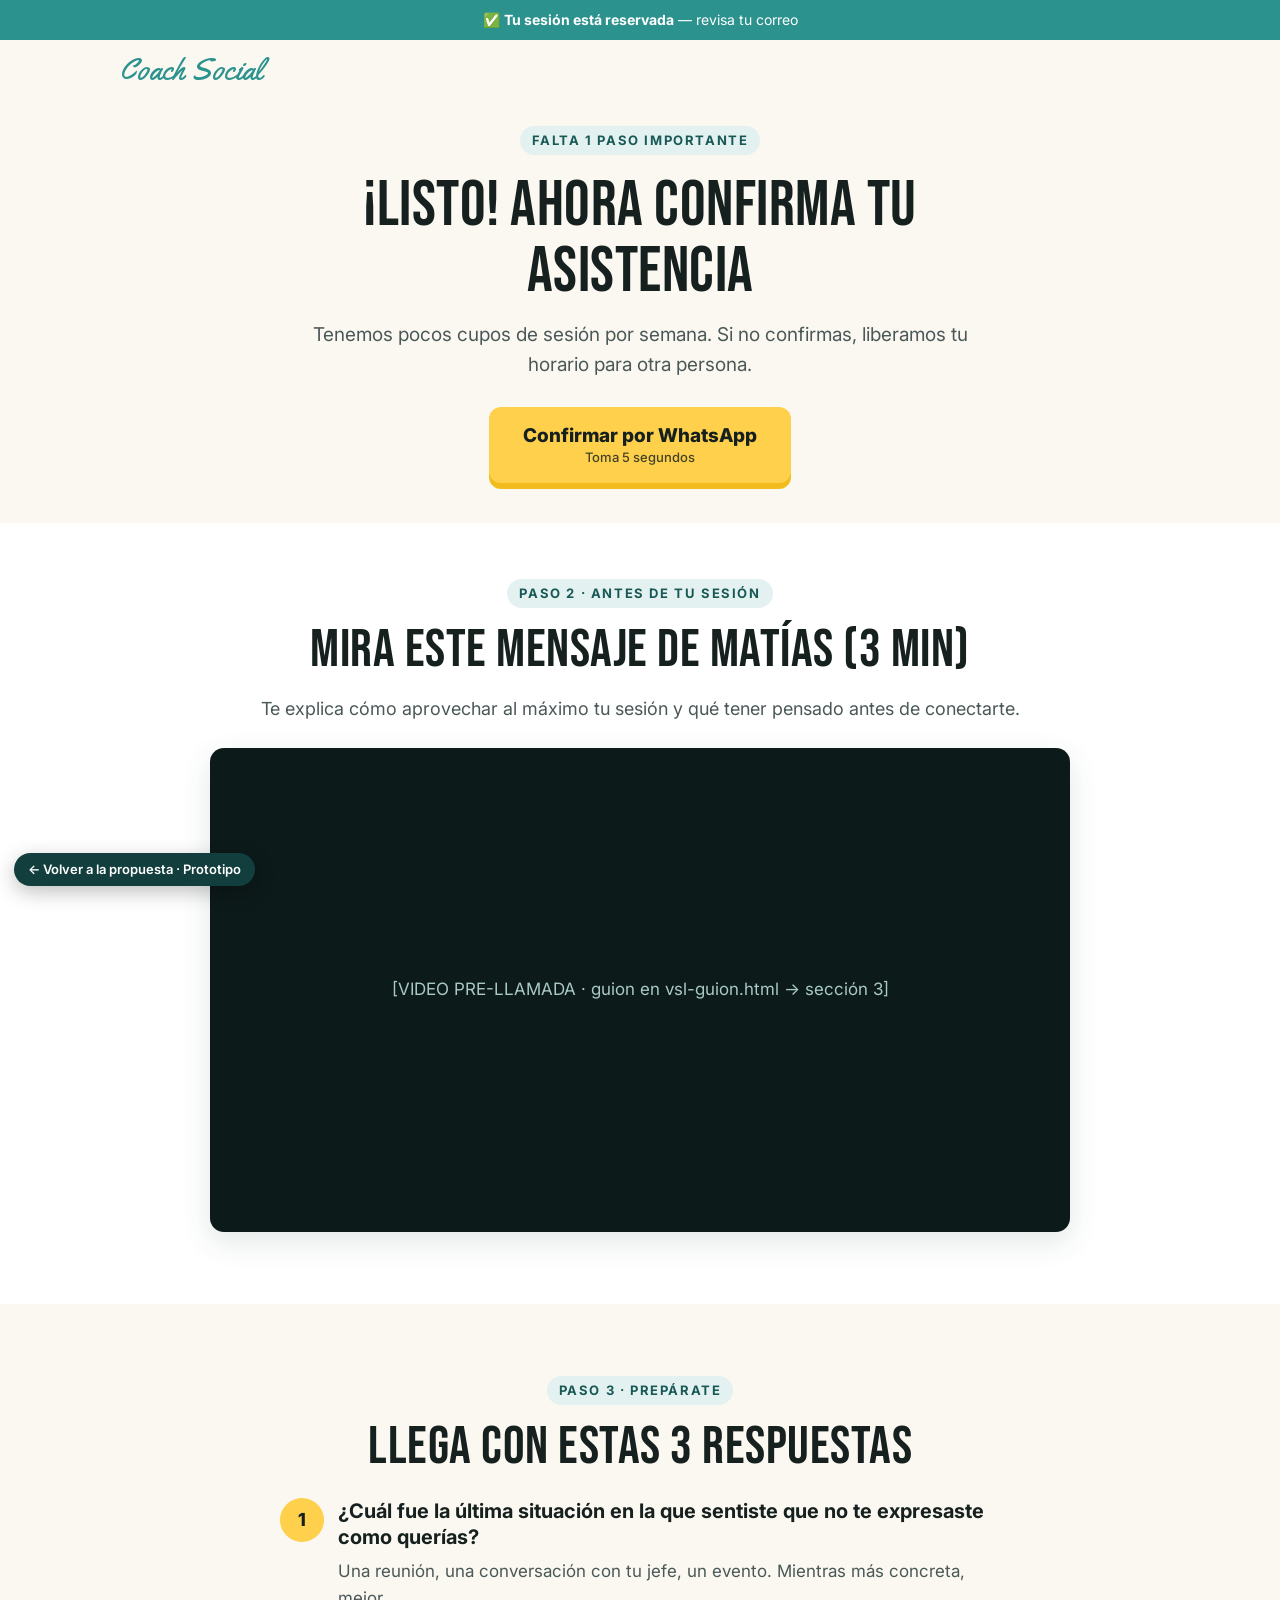
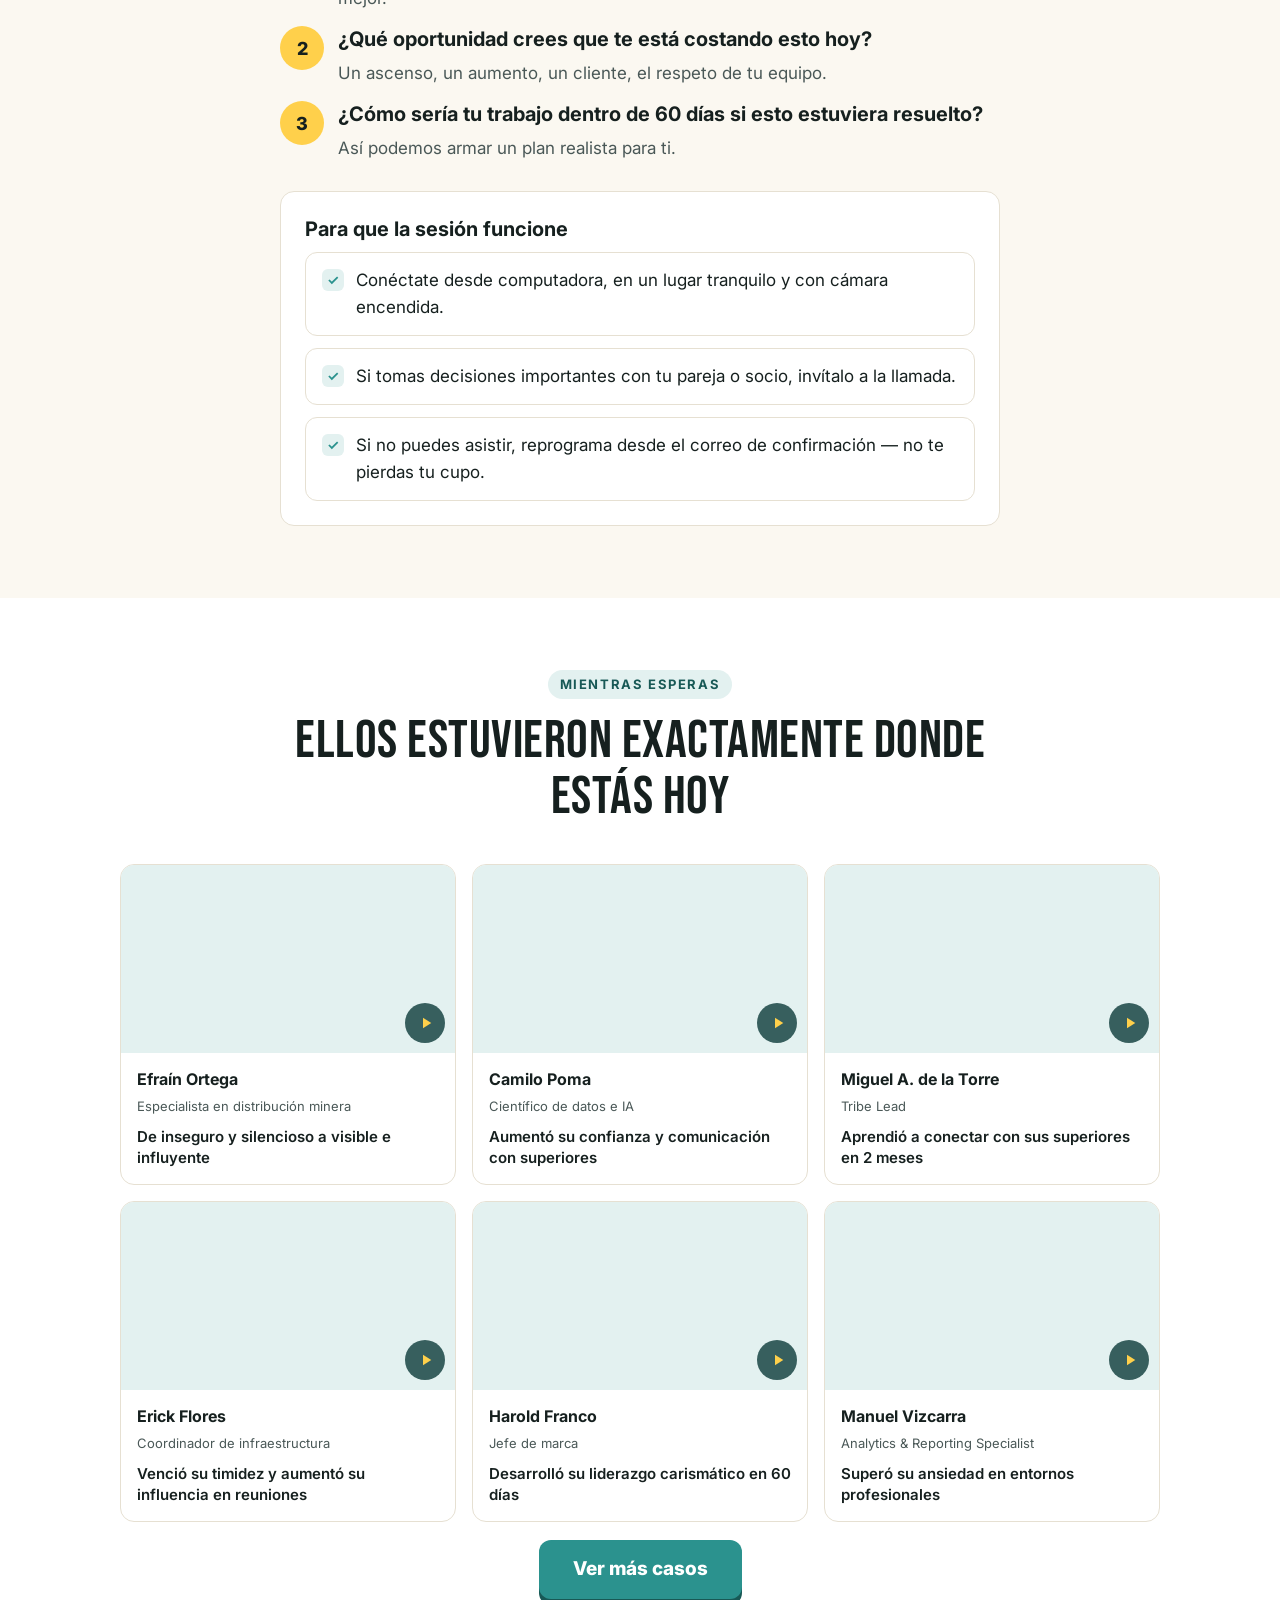
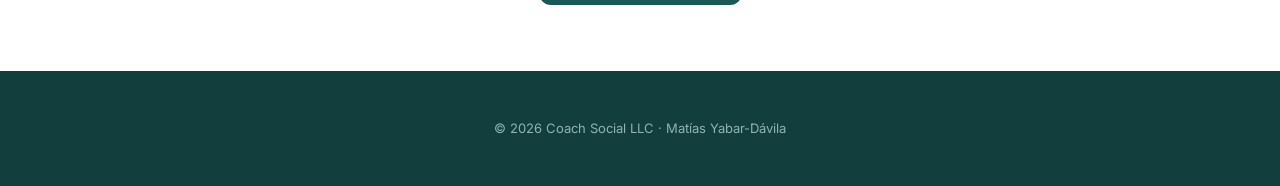
<file: gracias.html>
<!doctype html>
<html lang="es">
<head>
<meta charset="utf-8">
<meta name="viewport" content="width=device-width,initial-scale=1">
<title>Sesión reservada — Maestría Social</title>
<meta name="robots" content="noindex">
<link rel="stylesheet" href="assets/styles.css">
</head>
<!-- THANK YOU PAGE · Objetivo: maximizar asistencia (show rate) y llegar pre-vendido a la llamada.
     1) Confirmar por WhatsApp  2) Video pre-llamada de Matías (guion en vsl-guion.html)  3) Casos de su perfil -->
<body>

<div class="topbar" style="background:var(--teal)">✅ <b style="color:#fff">Tu sesión está reservada</b> — revisa tu correo</div>
<header class="nav"><span class="logo">Coach Social</span></header>

<section class="hero" style="padding-bottom:40px">
  <div class="narrow">
    <span class="eyebrow">Falta 1 paso importante</span>
    <h1 id="title" style="font-size:clamp(38px,6vw,64px)">¡Listo! Ahora confirma tu asistencia</h1>
    <p class="sub">Tenemos pocos cupos de sesión por semana. Si no confirmas, liberamos tu horario para otra persona.</p>
    <!-- Reemplazar número y mensaje -->
    <a class="btn" href="https://wa.me/00000000000?text=Hola%2C%20acabo%20de%20reservar%20mi%20Sesi%C3%B3n%20de%20Diagn%C3%B3stico%20y%20confirmo%20mi%20asistencia" target="_blank" rel="noopener" data-track="ty_whatsapp">Confirmar por WhatsApp<small>Toma 5 segundos</small></a>
  </div>
</section>

<section class="white" style="padding-top:56px">
  <div class="wrap">
    <div class="section-head" style="margin-bottom:24px">
      <span class="eyebrow">Paso 2 · Antes de tu sesión</span>
      <h2>Mira este mensaje de Matías (3 min)</h2>
      <p class="muted">Te explica cómo aprovechar al máximo tu sesión y qué tener pensado antes de conectarte.</p>
    </div>
    <div class="video">
      <div style="position:absolute;inset:0;display:flex;align-items:center;justify-content:center;color:#A9C9C6;text-align:center;padding:20px">[VIDEO PRE-LLAMADA · guion en vsl-guion.html → sección 3]</div>
    </div>
  </div>
</section>

<section>
  <div class="narrow">
    <div class="section-head" style="margin-bottom:24px"><span class="eyebrow">Paso 3 · Prepárate</span><h2>Llega con estas 3 respuestas</h2></div>
    <ol class="steps">
      <li><div><h3>¿Cuál fue la última situación en la que sentiste que no te expresaste como querías?</h3><p class="muted" style="margin:0">Una reunión, una conversación con tu jefe, un evento. Mientras más concreta, mejor.</p></div></li>
      <li><div><h3>¿Qué oportunidad crees que te está costando esto hoy?</h3><p class="muted" style="margin:0">Un ascenso, un aumento, un cliente, el respeto de tu equipo.</p></div></li>
      <li><div><h3>¿Cómo sería tu trabajo dentro de 60 días si esto estuviera resuelto?</h3><p class="muted" style="margin:0">Así podemos armar un plan realista para ti.</p></div></li>
    </ol>
    <div class="card" style="margin-top:28px">
      <h3>Para que la sesión funcione</h3>
      <ul class="checks" style="margin-top:10px">
        <li>Conéctate desde computadora, en un lugar tranquilo y con cámara encendida.</li>
        <li>Si tomas decisiones importantes con tu pareja o socio, invítalo a la llamada.</li>
        <li>Si no puedes asistir, reprograma desde el correo de confirmación — no te pierdas tu cupo.</li>
      </ul>
    </div>
  </div>
</section>

<section class="white">
  <div class="wrap">
    <div class="section-head"><span class="eyebrow">Mientras esperas</span><h2>Ellos estuvieron exactamente donde estás hoy</h2></div>
    <div class="t-grid" data-cases data-limit="6" data-tags="tecnico,lider"></div>
    <div class="center t-more"><button class="btn teal" data-more>Ver más casos</button></div>
  </div>
</section>

<footer><div class="wrap"><p>© 2026 Coach Social LLC · Matías Yabar-Dávila</p></div></footer>

<script src="assets/app.js"></script>
<script>
  try {
    const n = sessionStorage.getItem('cs_nombre');
    if (n) document.getElementById('title').textContent = `¡Listo, ${n.split(' ')[0]}! Ahora confirma tu asistencia`;
  } catch (e) {}
  track('booking_complete'); // Evento de conversión principal (Meta: Schedule)
</script>
</body>
</html>
</file>
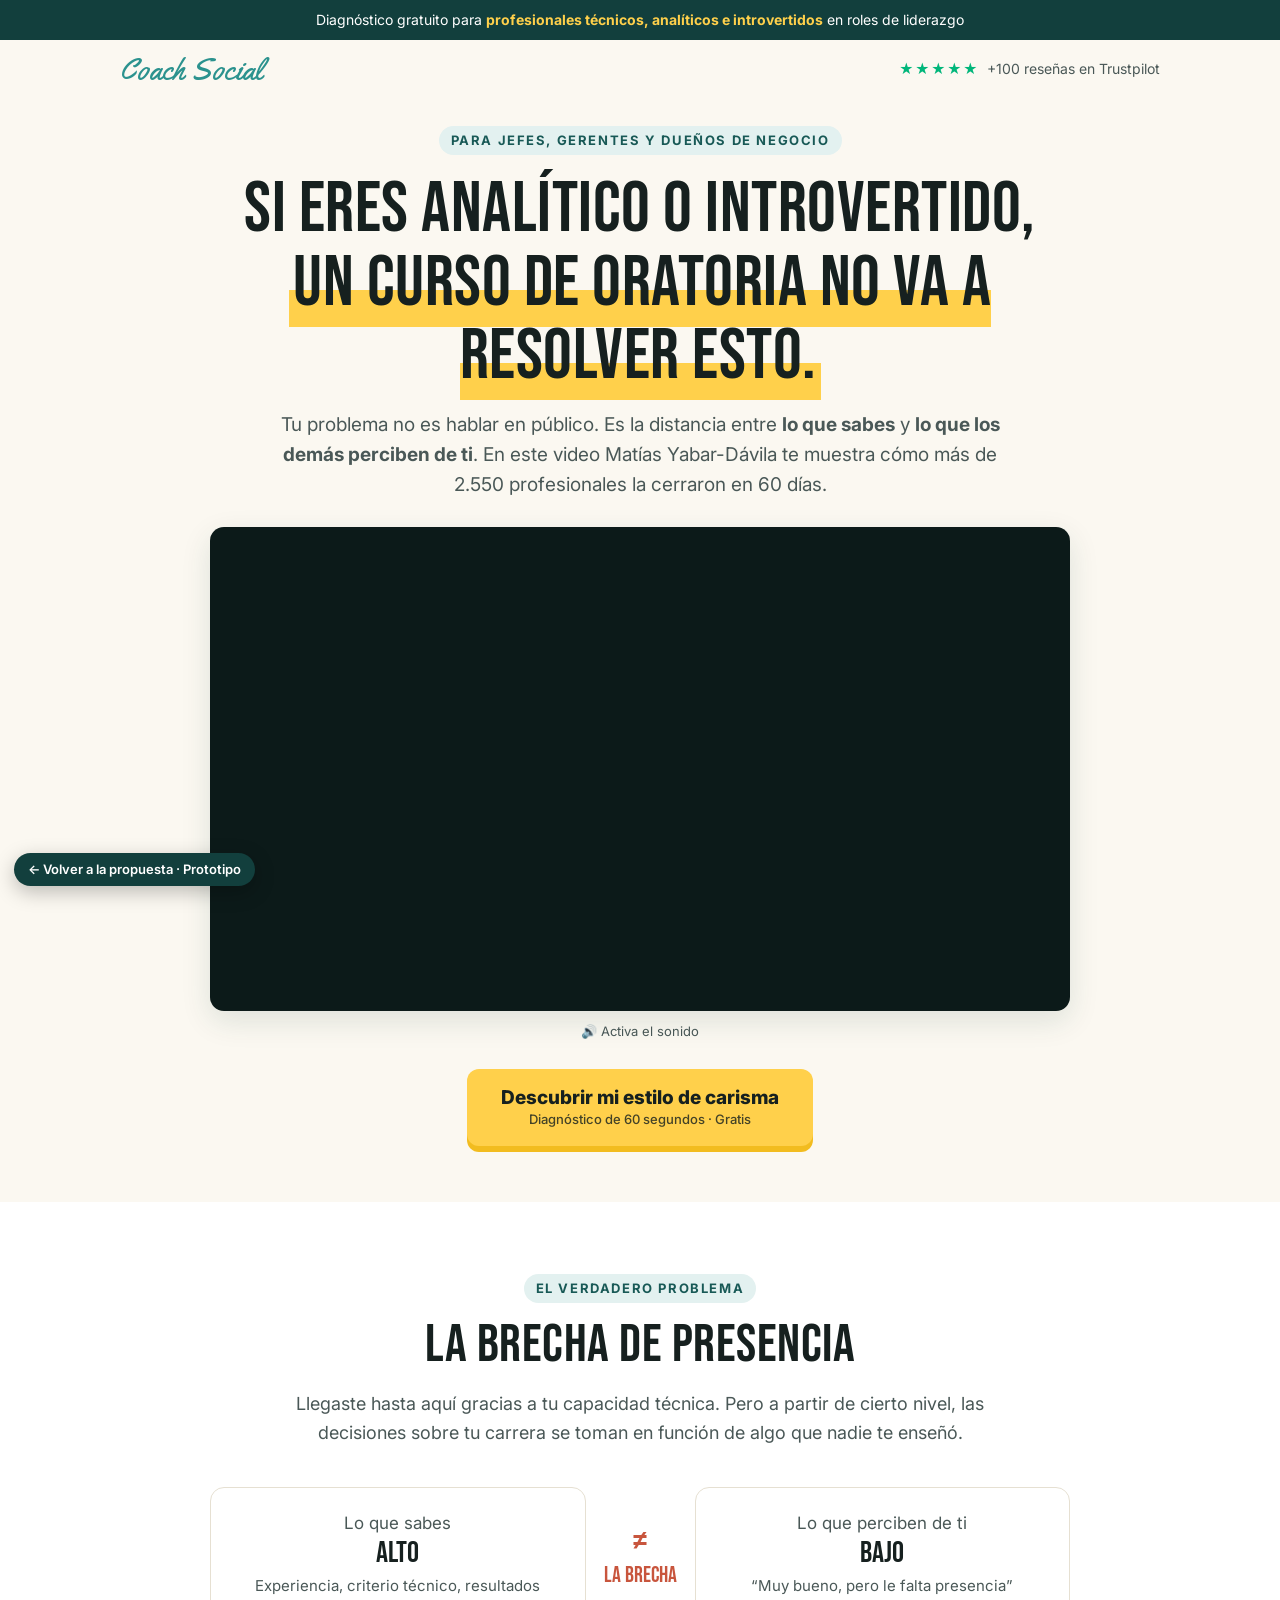
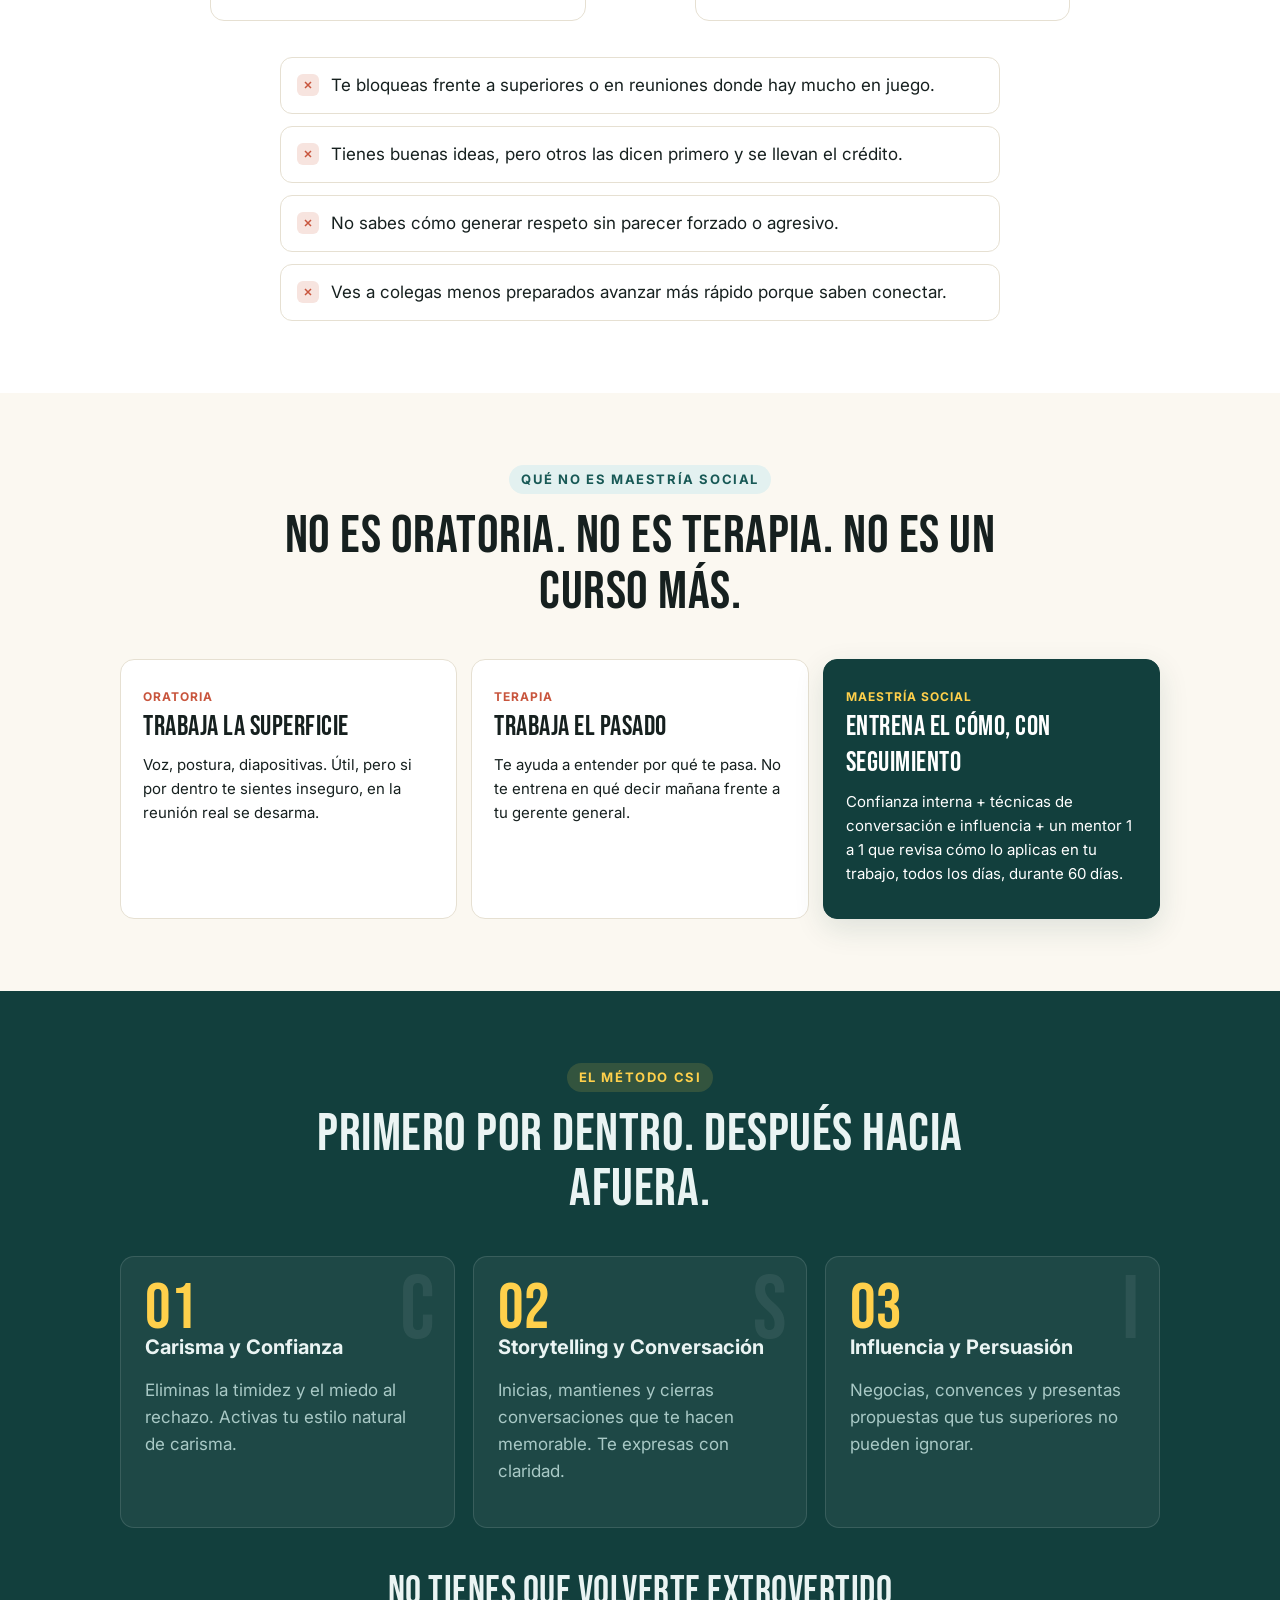
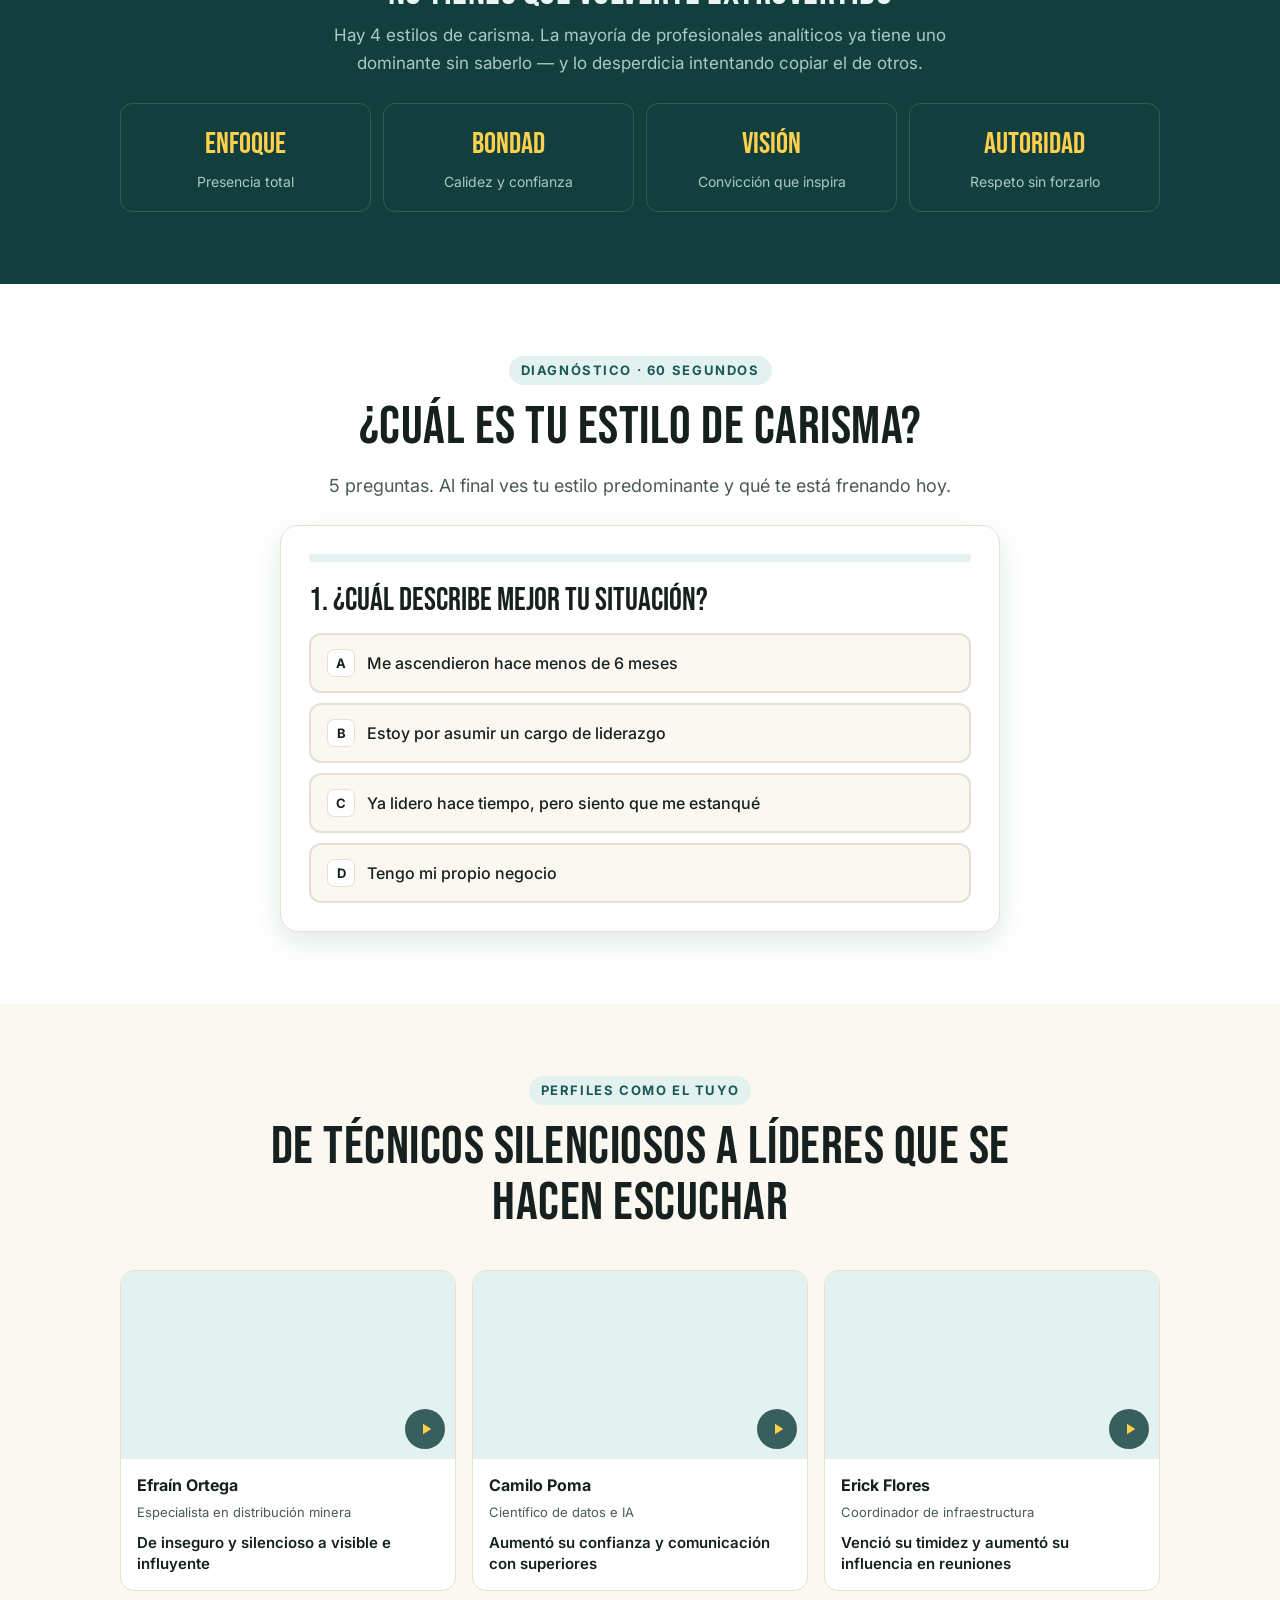
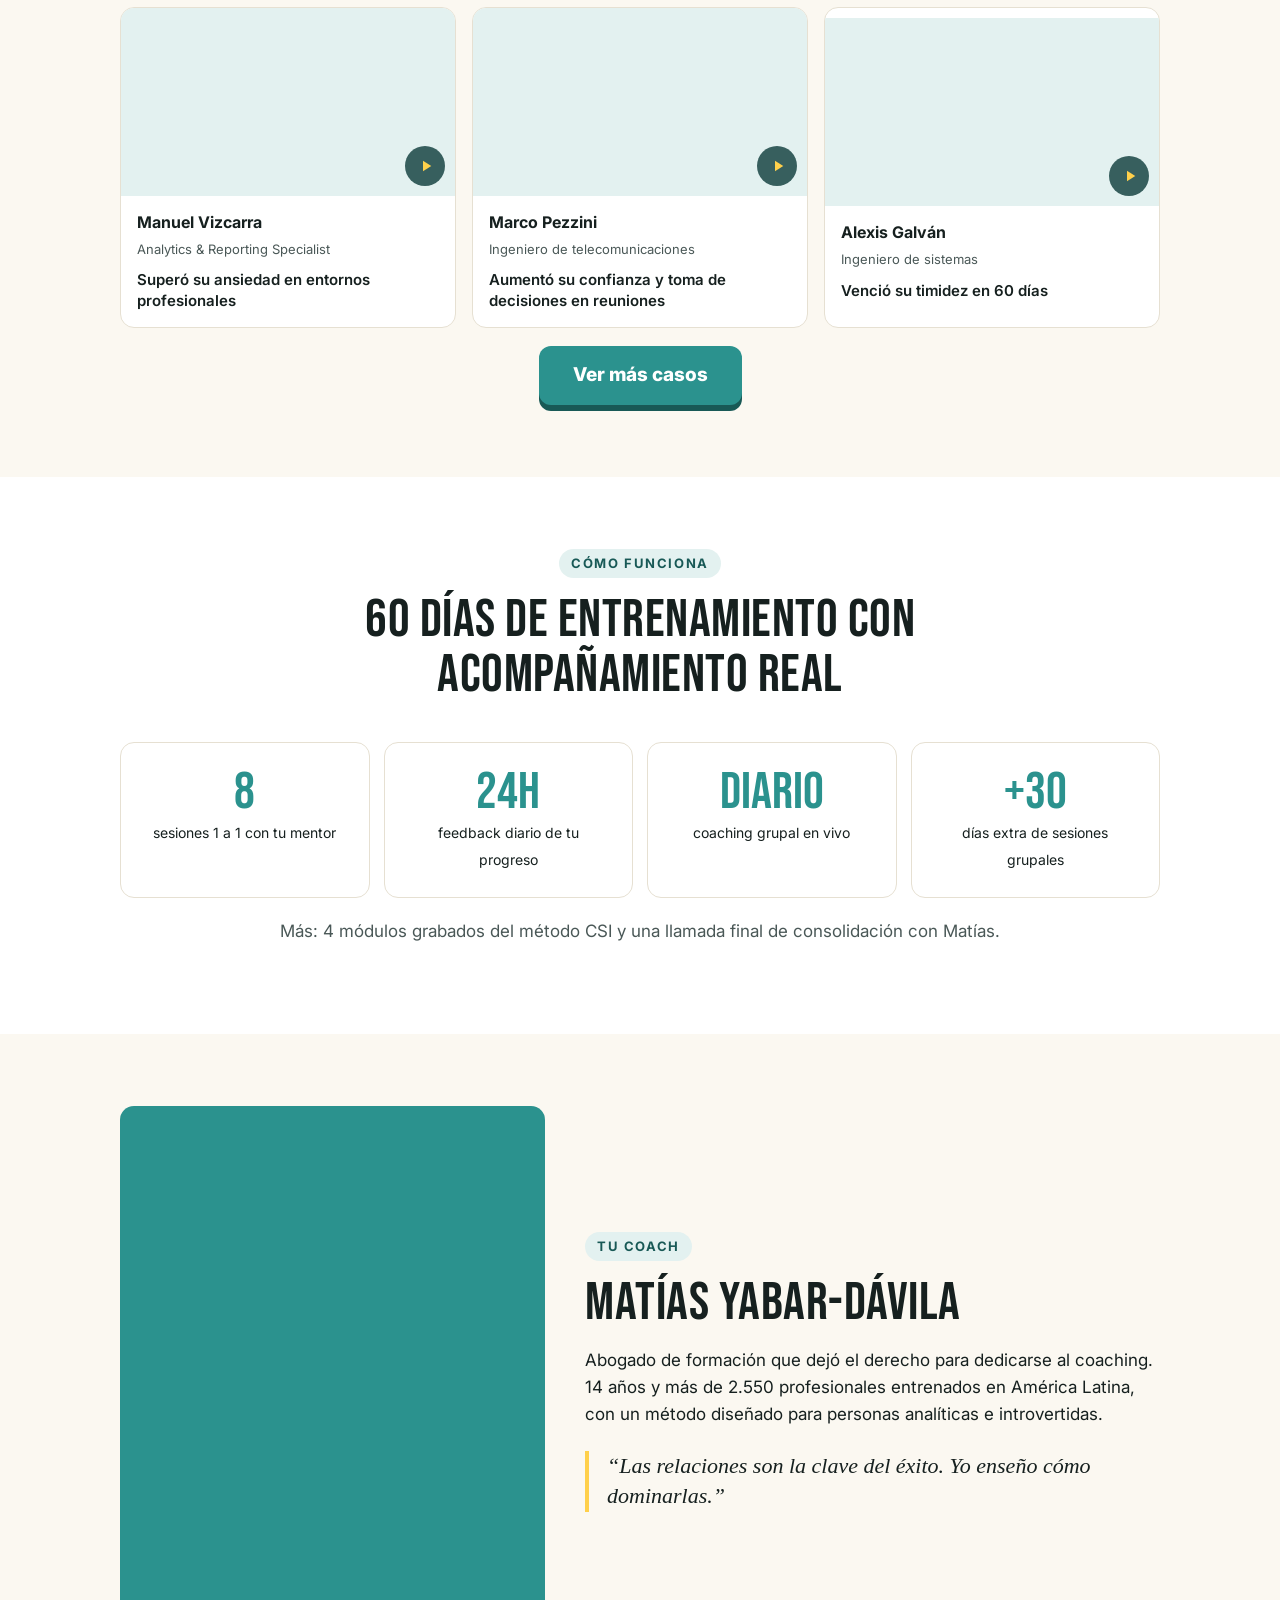
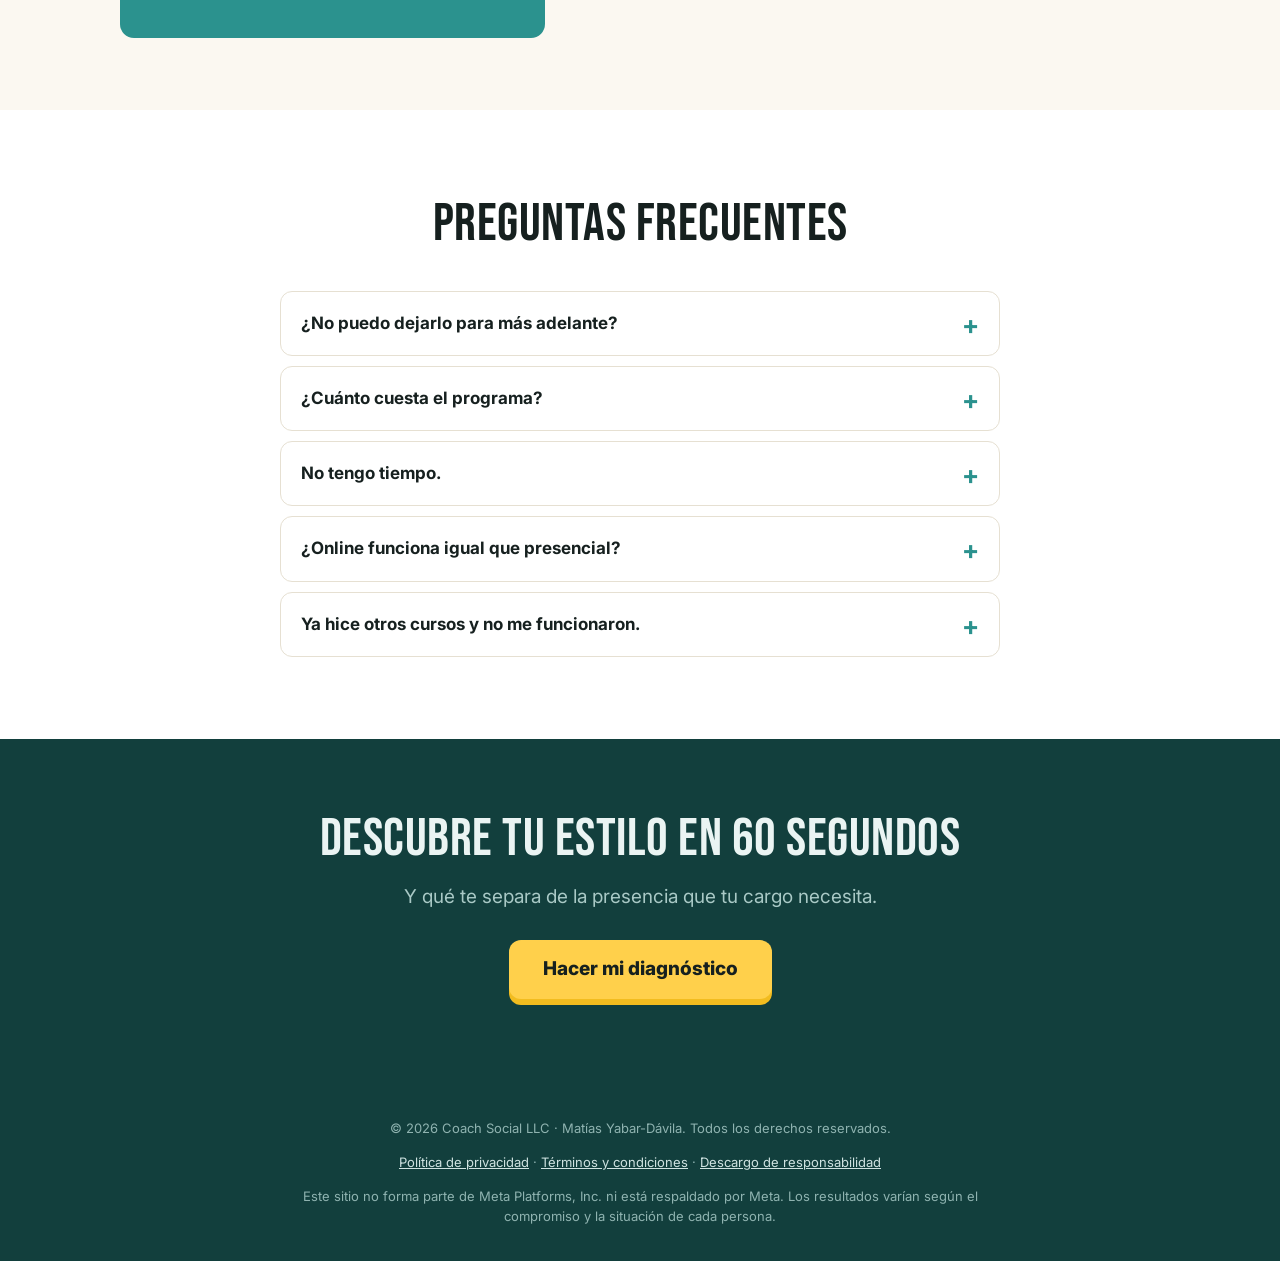
<file: variante-b.html>
<!doctype html>
<html lang="es">
<head>
<meta charset="utf-8">
<meta name="robots" content="noindex,nofollow">
<meta name="viewport" content="width=device-width,initial-scale=1">
<title>Maestría Social — Descubre tu estilo de carisma</title>
<meta name="description" content="Por qué los cursos de oratoria no funcionan para profesionales analíticos, y el método de 3 fases que sí.">
<link rel="stylesheet" href="assets/styles.css">
</head>
<!-- VARIANTE B · Ángulo "Mecanismo / No es oratoria" + funnel de diagnóstico (quiz de 60 s).
     Hipótesis: el avatar es analítico y confunde la oferta con oratoria/terapia. Un diagnóstico
     personalizado (estilo de carisma) genera micro-compromiso y curiosidad → más agendas calificadas.
     Funnel: VSL corto + quiz → resultado → agendar.html (precargado) → gracias.html -->
<body data-variant="B" data-reveal="0">

<div class="topbar">Diagnóstico gratuito para <b>profesionales técnicos, analíticos e introvertidos</b> en roles de liderazgo</div>
<header class="nav">
  <span class="logo">Coach Social</span>
  <a class="stars" href="https://www.trustpilot.com/review/coachsocial.net" target="_blank" rel="noopener"><span>★★★★★</span> +100 reseñas en Trustpilot</a>
</header>

<section class="hero">
  <div class="wrap">
    <span class="eyebrow">Para jefes, gerentes y dueños de negocio</span>
    <h1>Si eres analítico o introvertido,<br><span class="hl">un curso de oratoria no va a resolver&nbsp;esto.</span></h1>
    <p class="sub">Tu problema no es hablar en público. Es la distancia entre <b>lo que sabes</b> y <b>lo que los demás perciben de ti</b>. En este video Matías Yabar-Dávila te muestra cómo más de 2.550 profesionales la cerraron en 60 días.</p>

    <div class="video">
      <!-- REEMPLAZAR por el nuevo VSL (guion en vsl-guion.html, hook B). -->
      <iframe src="https://player-vz-4951d975-672.tv.pandavideo.com/embed/?v=f46eb2f7-46ea-44be-9edc-73941b46ff9d" allow="accelerometer;gyroscope;autoplay;encrypted-media;picture-in-picture" allowfullscreen title="Video: la brecha de presencia"></iframe>
    </div>
    <p class="video-note">🔊 Activa el sonido</p>

    <div class="cta-row is-locked">
      <a class="btn" href="#diagnostico" data-track="cta_hero_quiz">Descubrir mi estilo de carisma<small>Diagnóstico de 60 segundos · Gratis</small></a>
    </div>
  </div>
</section>

<!-- LA BRECHA -->
<section class="white">
  <div class="wrap">
    <div class="section-head">
      <span class="eyebrow">El verdadero problema</span>
      <h2>La brecha de presencia</h2>
      <p class="muted">Llegaste hasta aquí gracias a tu capacidad técnica. Pero a partir de cierto nivel, las decisiones sobre tu carrera se toman en función de algo que nadie te enseñó.</p>
    </div>
    <div class="gap">
      <div class="side"><span class="muted">Lo que sabes</span><b>Alto</b><p class="muted" style="margin:6px 0 0;font-size:15px">Experiencia, criterio técnico, resultados</p></div>
      <div class="mid"><i>≠</i>la brecha</div>
      <div class="side"><span class="muted">Lo que perciben de ti</span><b>Bajo</b><p class="muted" style="margin:6px 0 0;font-size:15px">“Muy bueno, pero le falta presencia”</p></div>
    </div>
    <div class="narrow" style="margin-top:36px">
      <ul class="checks x">
        <li>Te bloqueas frente a superiores o en reuniones donde hay mucho en juego.</li>
        <li>Tienes buenas ideas, pero otros las dicen primero y se llevan el crédito.</li>
        <li>No sabes cómo generar respeto sin parecer forzado o agresivo.</li>
        <li>Ves a colegas menos preparados avanzar más rápido porque saben conectar.</li>
      </ul>
    </div>
  </div>
</section>

<!-- NO ES -->
<section>
  <div class="wrap">
    <div class="section-head">
      <span class="eyebrow">Qué NO es Maestría Social</span>
      <h2>No es oratoria. No es terapia. No es un curso más.</h2>
    </div>
    <div class="compare">
      <div class="col"><span class="tag">Oratoria</span><h3>Trabaja la superficie</h3><p>Voz, postura, diapositivas. Útil, pero si por dentro te sientes inseguro, en la reunión real se desarma.</p></div>
      <div class="col"><span class="tag">Terapia</span><h3>Trabaja el pasado</h3><p>Te ayuda a entender por qué te pasa. No te entrena en qué decir mañana frente a tu gerente general.</p></div>
      <div class="col win"><span class="tag">Maestría Social</span><h3>Entrena el cómo, con seguimiento</h3><p>Confianza interna + técnicas de conversación e influencia + un mentor 1 a 1 que revisa cómo lo aplicas en tu trabajo, todos los días, durante 60 días.</p></div>
    </div>
  </div>
</section>

<!-- MÉTODO + ESTILOS -->
<section class="dark">
  <div class="wrap">
    <div class="section-head">
      <span class="eyebrow">El método CSI</span>
      <h2>Primero por dentro. Después hacia afuera.</h2>
    </div>
    <div class="grid g3">
      <div class="card phase"><span class="letter">C</span><div class="num">01</div><h3>Carisma y Confianza</h3><p class="muted">Eliminas la timidez y el miedo al rechazo. Activas tu estilo natural de carisma.</p></div>
      <div class="card phase"><span class="letter">S</span><div class="num">02</div><h3>Storytelling y Conversación</h3><p class="muted">Inicias, mantienes y cierras conversaciones que te hacen memorable. Te expresas con claridad.</p></div>
      <div class="card phase"><span class="letter">I</span><div class="num">03</div><h3>Influencia y Persuasión</h3><p class="muted">Negocias, convences y presentas propuestas que tus superiores no pueden ignorar.</p></div>
    </div>
    <div class="center" style="margin-top:44px">
      <h2 style="font-size:40px">No tienes que volverte extrovertido</h2>
      <p class="muted" style="margin:10px auto 0;max-width:620px">Hay 4 estilos de carisma. La mayoría de profesionales analíticos ya tiene uno dominante sin saberlo — y lo desperdicia intentando copiar el de otros.</p>
      <div class="styles4">
        <div><b>Enfoque</b><span>Presencia total</span></div>
        <div><b>Bondad</b><span>Calidez y confianza</span></div>
        <div><b>Visión</b><span>Convicción que inspira</span></div>
        <div><b>Autoridad</b><span>Respeto sin forzarlo</span></div>
      </div>
    </div>
  </div>
</section>

<!-- QUIZ -->
<section id="diagnostico" class="white">
  <div class="narrow">
    <div class="section-head" style="margin-bottom:24px">
      <span class="eyebrow">Diagnóstico · 60 segundos</span>
      <h2>¿Cuál es tu estilo de carisma?</h2>
      <p class="muted">5 preguntas. Al final ves tu estilo predominante y qué te está frenando hoy.</p>
    </div>

    <div class="form-card" id="quiz">
      <div class="progress"><i></i></div>

      <div class="step active" data-key="situacion">
        <p class="q">1. ¿Cuál describe mejor tu situación?</p>
        <div class="opts">
          <button class="opt" data-v="ascenso_reciente"><kbd>A</kbd>Me ascendieron hace menos de 6 meses</button>
          <button class="opt" data-v="por_ascender"><kbd>B</kbd>Estoy por asumir un cargo de liderazgo</button>
          <button class="opt" data-v="estancado"><kbd>C</kbd>Ya lidero hace tiempo, pero siento que me estanqué</button>
          <button class="opt" data-v="negocio"><kbd>D</kbd>Tengo mi propio negocio</button>
        </div>
      </div>

      <div class="step" data-key="bloqueo">
        <p class="q">2. ¿Dónde se nota más?</p>
        <div class="opts">
          <button class="opt" data-v="superiores"><kbd>A</kbd>En reuniones con superiores o directorio</button>
          <button class="opt" data-v="equipo"><kbd>B</kbd>Liderando a mi equipo y dando feedback</button>
          <button class="opt" data-v="networking"><kbd>C</kbd>En eventos, networking y conocer gente nueva</button>
          <button class="opt" data-v="persuasion"><kbd>D</kbd>Presentando ideas y convenciendo a otros</button>
        </div>
      </div>

      <div class="step" data-key="e1">
        <p class="q">3. Cuando una conversación te sale bien, suele ser porque…</p>
        <div class="opts">
          <button class="opt" data-v="enfoque"><kbd>A</kbd>Escuché con atención y entendí de verdad al otro</button>
          <button class="opt" data-v="bondad"><kbd>B</kbd>Hice que la otra persona se sintiera cómoda</button>
          <button class="opt" data-v="vision"><kbd>C</kbd>Transmití una idea que entusiasmó</button>
          <button class="opt" data-v="autoridad"><kbd>D</kbd>Hablé con seguridad y dominaba el tema</button>
        </div>
      </div>

      <div class="step" data-key="e2">
        <p class="q">4. Después de una reunión, te gustaría que dijeran de ti…</p>
        <div class="opts">
          <button class="opt" data-v="enfoque"><kbd>A</kbd>“Te hace sentir escuchado”</button>
          <button class="opt" data-v="bondad"><kbd>B</kbd>“Da gusto trabajar con él/ella”</button>
          <button class="opt" data-v="vision"><kbd>C</kbd>“Tiene claro hacia dónde vamos”</button>
          <button class="opt" data-v="autoridad"><kbd>D</kbd>“Cuando habla, se le hace caso”</button>
        </div>
      </div>

      <div class="step" data-key="urgencia">
        <p class="q">5. ¿Qué tan pronto quieres resolverlo?</p>
        <div class="opts">
          <button class="opt" data-v="ahora"><kbd>A</kbd>Ahora. Me está costando oportunidades</button>
          <button class="opt" data-v="3meses"><kbd>B</kbd>En los próximos 3 meses</button>
          <button class="opt" data-v="explorando"><kbd>C</kbd>Solo estoy explorando</button>
        </div>
      </div>

      <div class="step" data-key="resultado">
        <div class="result">
          <span class="muted" style="color:#A9C9C6">Tu estilo de carisma predominante</span>
          <div class="style" id="r-style">—</div>
          <p id="r-desc" style="margin:8px 0 0"></p>
        </div>
        <h3 style="margin-top:22px">Lo que hoy te está frenando</h3>
        <p class="muted" id="r-block" style="margin-top:0"></p>
        <p class="muted" id="r-urg" style="margin-top:0"></p>
        <a class="btn block" href="agendar.html" id="r-cta" data-track="quiz_to_booking">Validar mi diagnóstico con un especialista<small>Sesión 1 a 1 gratuita · elige tu horario</small></a>
        <p class="micro center" style="margin-top:10px">Este diagnóstico es orientativo. En la sesión lo confirmamos y armamos tu plan de 60 días.</p>
      </div>

      <button class="back hidden" id="q-back">← Volver</button>
    </div>
  </div>
</section>

<!-- CASOS -->
<section>
  <div class="wrap">
    <div class="section-head">
      <span class="eyebrow">Perfiles como el tuyo</span>
      <h2>De técnicos silenciosos a líderes que se hacen escuchar</h2>
    </div>
    <div class="t-grid" data-cases data-limit="6" data-tags="tecnico"></div>
    <div class="center t-more"><button class="btn teal" data-more>Ver más casos</button></div>
  </div>
</section>

<!-- INCLUYE (compacto) -->
<section class="white">
  <div class="wrap">
    <div class="section-head"><span class="eyebrow">Cómo funciona</span><h2>60 días de entrenamiento con acompañamiento real</h2></div>
    <div class="stats" style="color:var(--ink)">
      <div class="card"><b style="color:var(--teal)">8</b><span>sesiones 1 a 1 con tu mentor</span></div>
      <div class="card"><b style="color:var(--teal)">24h</b><span>feedback diario de tu progreso</span></div>
      <div class="card"><b style="color:var(--teal)">Diario</b><span>coaching grupal en vivo</span></div>
      <div class="card"><b style="color:var(--teal)">+30</b><span>días extra de sesiones grupales</span></div>
    </div>
    <p class="center muted" style="margin-top:20px">Más: 4 módulos grabados del método CSI y una llamada final de consolidación con Matías.</p>
  </div>
</section>

<!-- COACH -->
<section>
  <div class="wrap coach">
    <div class="photo" style="background-image:url('https://assets.cdn.filesafe.space/IcYXl7wVxDo08yOeyPnb/media/66b6c1ddd7db330ee6322dc9.png')"></div>
    <div>
      <span class="eyebrow">Tu coach</span>
      <h2 style="margin-top:14px">Matías Yabar-Dávila</h2>
      <p>Abogado de formación que dejó el derecho para dedicarse al coaching. 14 años y más de 2.550 profesionales entrenados en América Latina, con un método diseñado para personas analíticas e introvertidas.</p>
      <p class="quote">“Las relaciones son la clave del éxito. Yo enseño cómo dominarlas.”</p>
    </div>
  </div>
</section>

<!-- FAQ -->
<section class="white">
  <div class="narrow faq">
    <div class="section-head"><h2>Preguntas frecuentes</h2></div>
    <details><summary>¿No puedo dejarlo para más adelante?</summary><p>Puedes, pero mientras tanto cada reunión refuerza cómo te perciben hoy. Las decisiones sobre ascensos se toman meses antes de anunciarse. El diagnóstico es gratis y te da claridad hoy, lo hagas ahora o después.</p></details>
    <details><summary>¿Cuánto cuesta el programa?</summary><p>Lo vemos en la sesión según el plan que tenga sentido para ti, con opciones de pago en cuotas. Primero confirmamos si podemos ayudarte.</p></details>
    <details><summary>No tengo tiempo.</summary><p>Una sesión 1 a 1 por semana, grupales a las que te unes cuando puedes, y práctica en las reuniones que ya tienes. No agregas horas: cambias cómo usas las que ya tienes.</p></details>
    <details><summary>¿Online funciona igual que presencial?</summary><p>Mejor para este objetivo: el acompañamiento dura 60 días y ocurre donde está el problema, en tu trabajo real. Los 52 casos documentados son 100% online.</p></details>
    <details><summary>Ya hice otros cursos y no me funcionaron.</summary><p>La diferencia está en el orden (primero confianza interna, luego técnica) y en el seguimiento diario de un mentor. No dependes de tu fuerza de voluntad.</p></details>
  </div>
</section>

<section class="dark">
  <div class="narrow center">
    <h2>Descubre tu estilo en 60 segundos</h2>
    <p class="muted" style="font-size:19px;margin:16px 0 0">Y qué te separa de la presencia que tu cargo necesita.</p>
    <div class="cta-row"><a class="btn" href="#diagnostico" data-track="cta_final_quiz">Hacer mi diagnóstico</a></div>
  </div>
</section>

<footer>
  <div class="wrap">
    <p>© 2026 Coach Social LLC · Matías Yabar-Dávila. Todos los derechos reservados.</p>
    <p><a href="#">Política de privacidad</a> · <a href="#">Términos y condiciones</a> · <a href="#">Descargo de responsabilidad</a></p>
    <p style="max-width:720px;margin:12px auto 0">Este sitio no forma parte de Meta Platforms, Inc. ni está respaldado por Meta. Los resultados varían según el compromiso y la situación de cada persona.</p>
  </div>
</footer>

<div class="sticky"><a class="btn" href="#diagnostico" data-track="cta_sticky_quiz">Descubrir mi estilo de carisma</a></div>
<script src="assets/app.js"></script>
<script>
// Quiz de estilo de carisma. VALIDAR descripciones y mapeo con Matías antes de publicar.
(() => {
  const STYLES = {
    enfoque:   {name:'Enfoque',   desc:'Tu fuerza es la presencia: cuando estás con alguien, esa persona se siente escuchada y entendida. Es el estilo que más confianza genera en reuniones 1 a 1.'},
    bondad:    {name:'Bondad',    desc:'Tu fuerza es la calidez: la gente se siente cómoda contigo. Bien activado, es el estilo que construye equipos leales y relaciones de largo plazo.'},
    vision:    {name:'Visión',    desc:'Tu fuerza es la convicción: cuando crees en una idea, contagias. Bien activado, es el estilo que hace que otros te sigan hacia un objetivo.'},
    autoridad: {name:'Autoridad', desc:'Tu fuerza es la seguridad: cuando dominas un tema, se nota. Bien activado, es el estilo que genera respeto sin tener que imponerlo.'}
  };
  const BLOCKS = {
    superiores: 'Frente a figuras de autoridad tu sistema entra en modo “no equivocarme”, y eso apaga justamente tu estilo natural. Se trabaja en la Fase 1 (confianza) antes que con técnicas de oratoria.',
    equipo: 'Liderar exige conversaciones incómodas: feedback, límites, decisiones. Sin una base de confianza, las evitas o las haces con tensión. Fases 1 y 2 del método.',
    networking: 'No es que no sepas conversar: te falta una estructura para iniciar, sostener y cerrar conversaciones sin sentir que “fuerzas” el vínculo. Fase 2 del método.',
    persuasion: 'Tus ideas son buenas, pero la forma en que las presentas no activa los principios de influencia. Es entrenable y se trabaja en la Fase 3.'
  };
  const URG = {
    ascenso_reciente: 'Estás en la ventana más importante: los primeros meses en el cargo es cuando se forma la percepción sobre ti como líder.',
    por_ascender: 'Llegar al nuevo cargo con esto resuelto es mucho más fácil que corregir una primera impresión después.',
    estancado: 'Si llevas tiempo en el mismo nivel, probablemente el techo ya no es técnico. Es de presencia.',
    negocio: 'En tu negocio, cada relación que no construyes es un cliente, socio o alianza que no llega.'
  };

  const quiz = document.getElementById('quiz');
  const steps = [...quiz.querySelectorAll('.step')];
  const bar = quiz.querySelector('.progress i');
  const back = document.getElementById('q-back');
  const answers = {};
  let i = 0;

  const go = n => {
    steps[i].classList.remove('active');
    i = n;
    steps[i].classList.add('active');
    bar.style.width = Math.round(i / (steps.length - 1) * 100) + '%';
    back.classList.toggle('hidden', i === 0 || i === steps.length - 1);
  };

  quiz.addEventListener('click', e => {
    const opt = e.target.closest('.opt');
    if (!opt) return;
    const step = opt.closest('.step');
    step.querySelectorAll('.opt').forEach(o => o.classList.remove('sel'));
    opt.classList.add('sel');
    answers[step.dataset.key] = opt.dataset.v;
    track('quiz_answer', {q: step.dataset.key, a: opt.dataset.v});
    setTimeout(() => {
      if (i === steps.length - 2) showResult();
      go(i + 1);
    }, 180);
  });
  back.addEventListener('click', () => go(Math.max(0, i - 1)));

  function showResult() {
    // Pregunta 3 define el estilo; la 4 lo confirma. Si difieren, prevalece la 4 (identidad deseada).
    const style = STYLES[answers.e2 || answers.e1];
    document.getElementById('r-style').textContent = style.name;
    document.getElementById('r-desc').textContent = style.desc;
    document.getElementById('r-block').textContent = BLOCKS[answers.bloqueo];
    document.getElementById('r-urg').textContent = URG[answers.situacion];
    try { sessionStorage.setItem('cs_quiz', JSON.stringify({...answers, estilo: style.name})); } catch (e) {}
    track('quiz_complete', {estilo: style.name, urgencia: answers.urgencia});
  }
})();
</script>
</body>
</html>
</file>
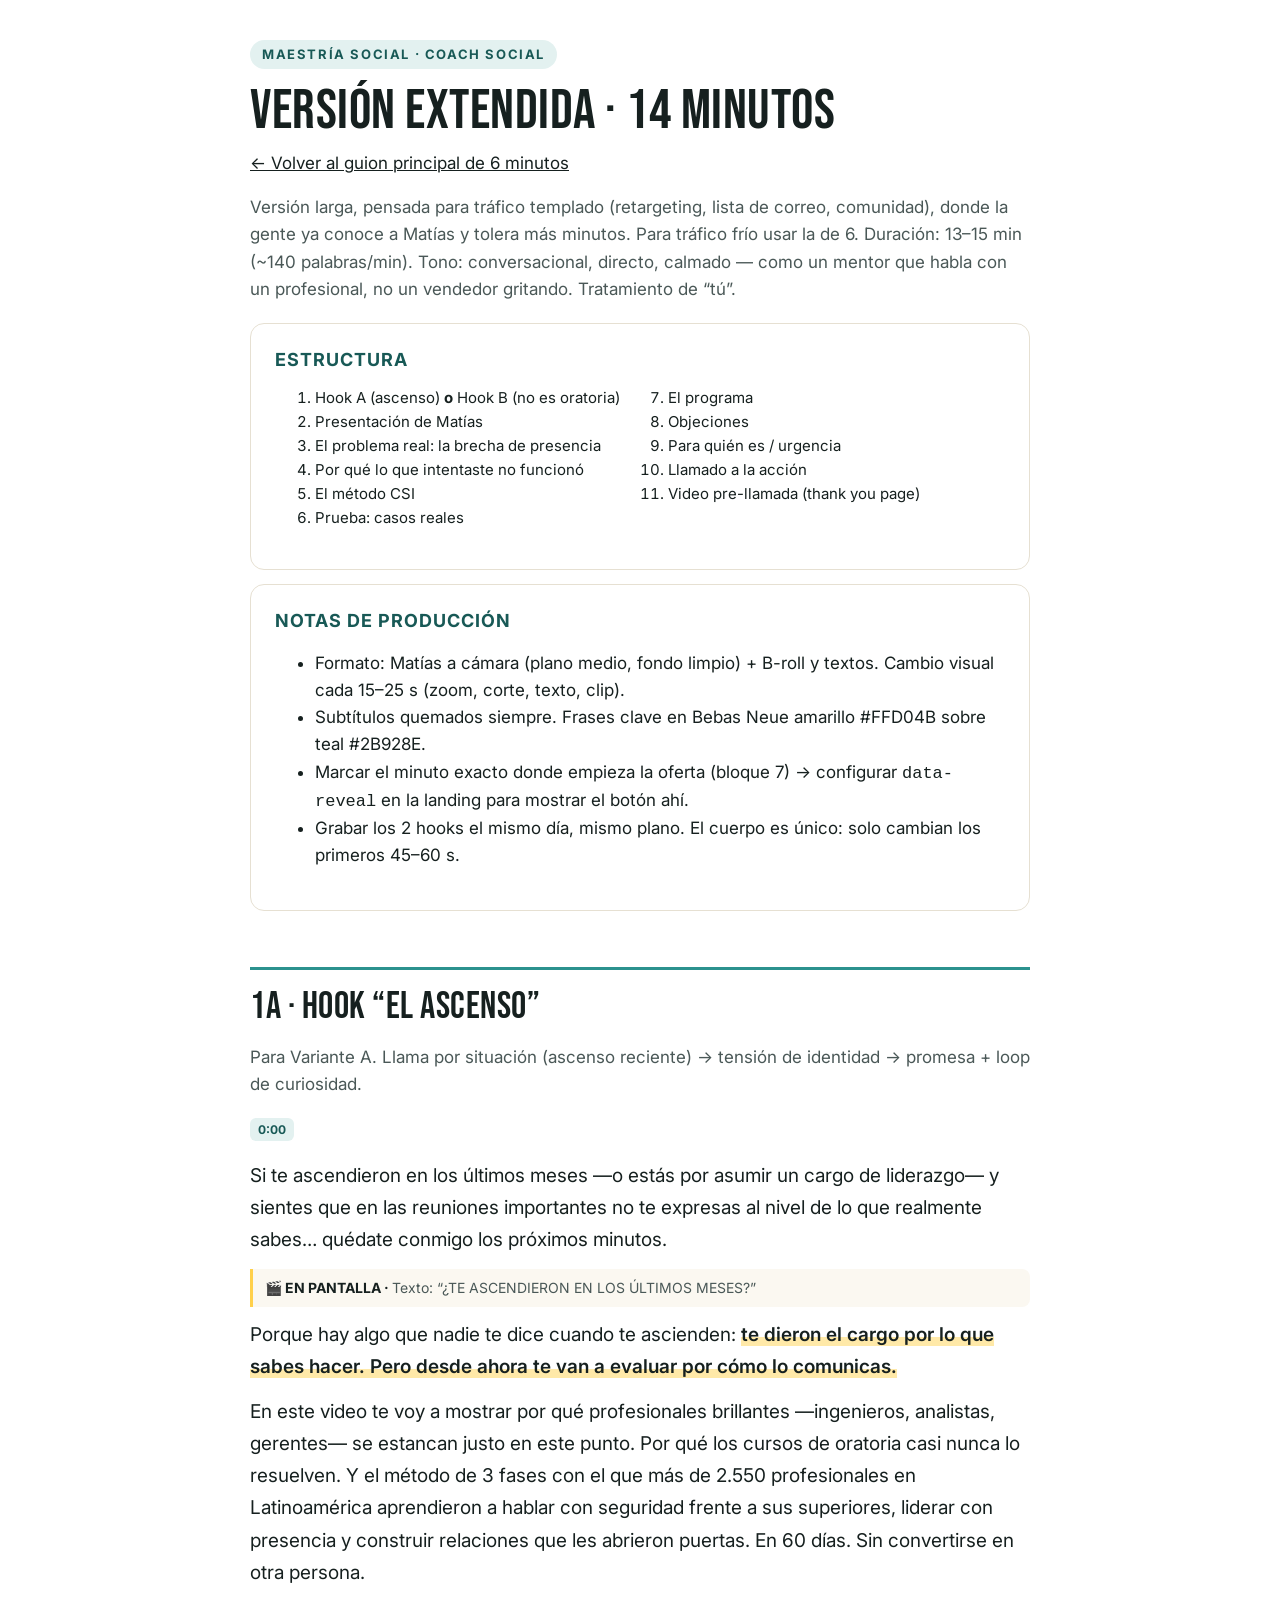
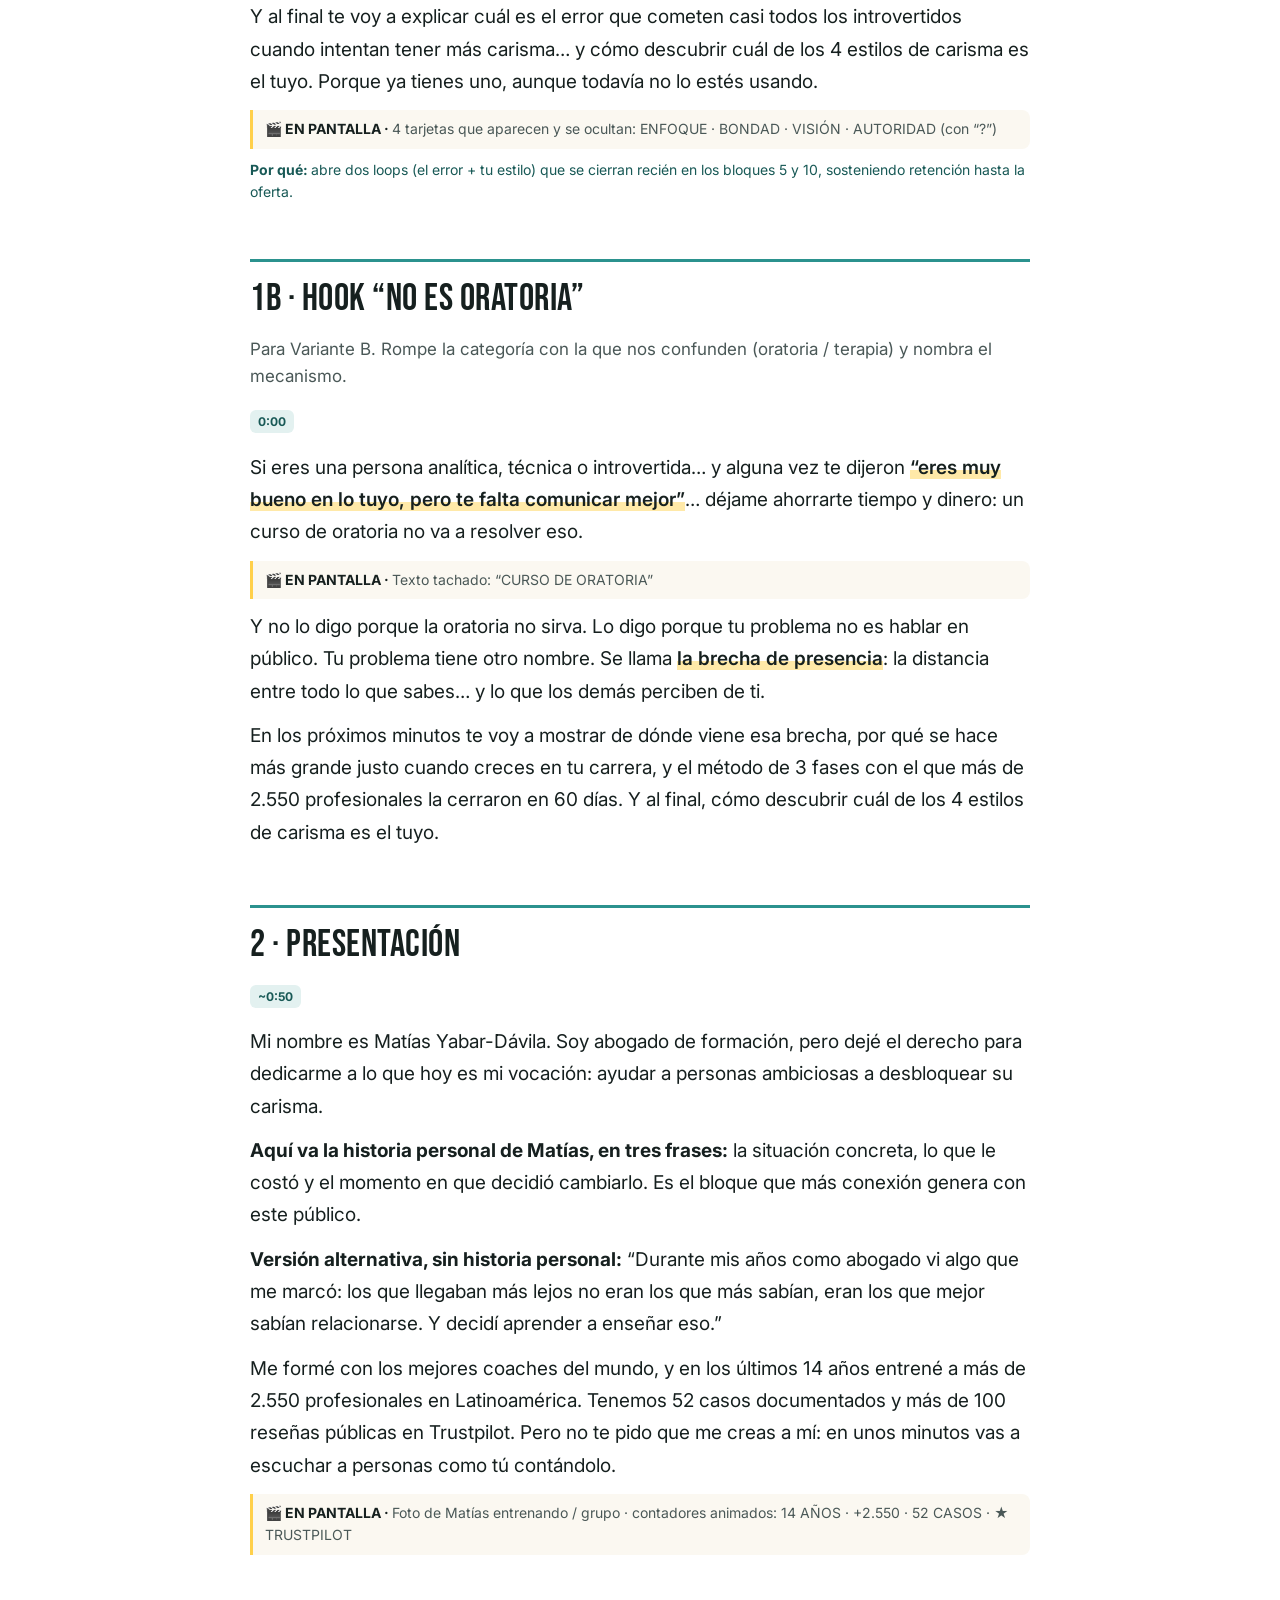
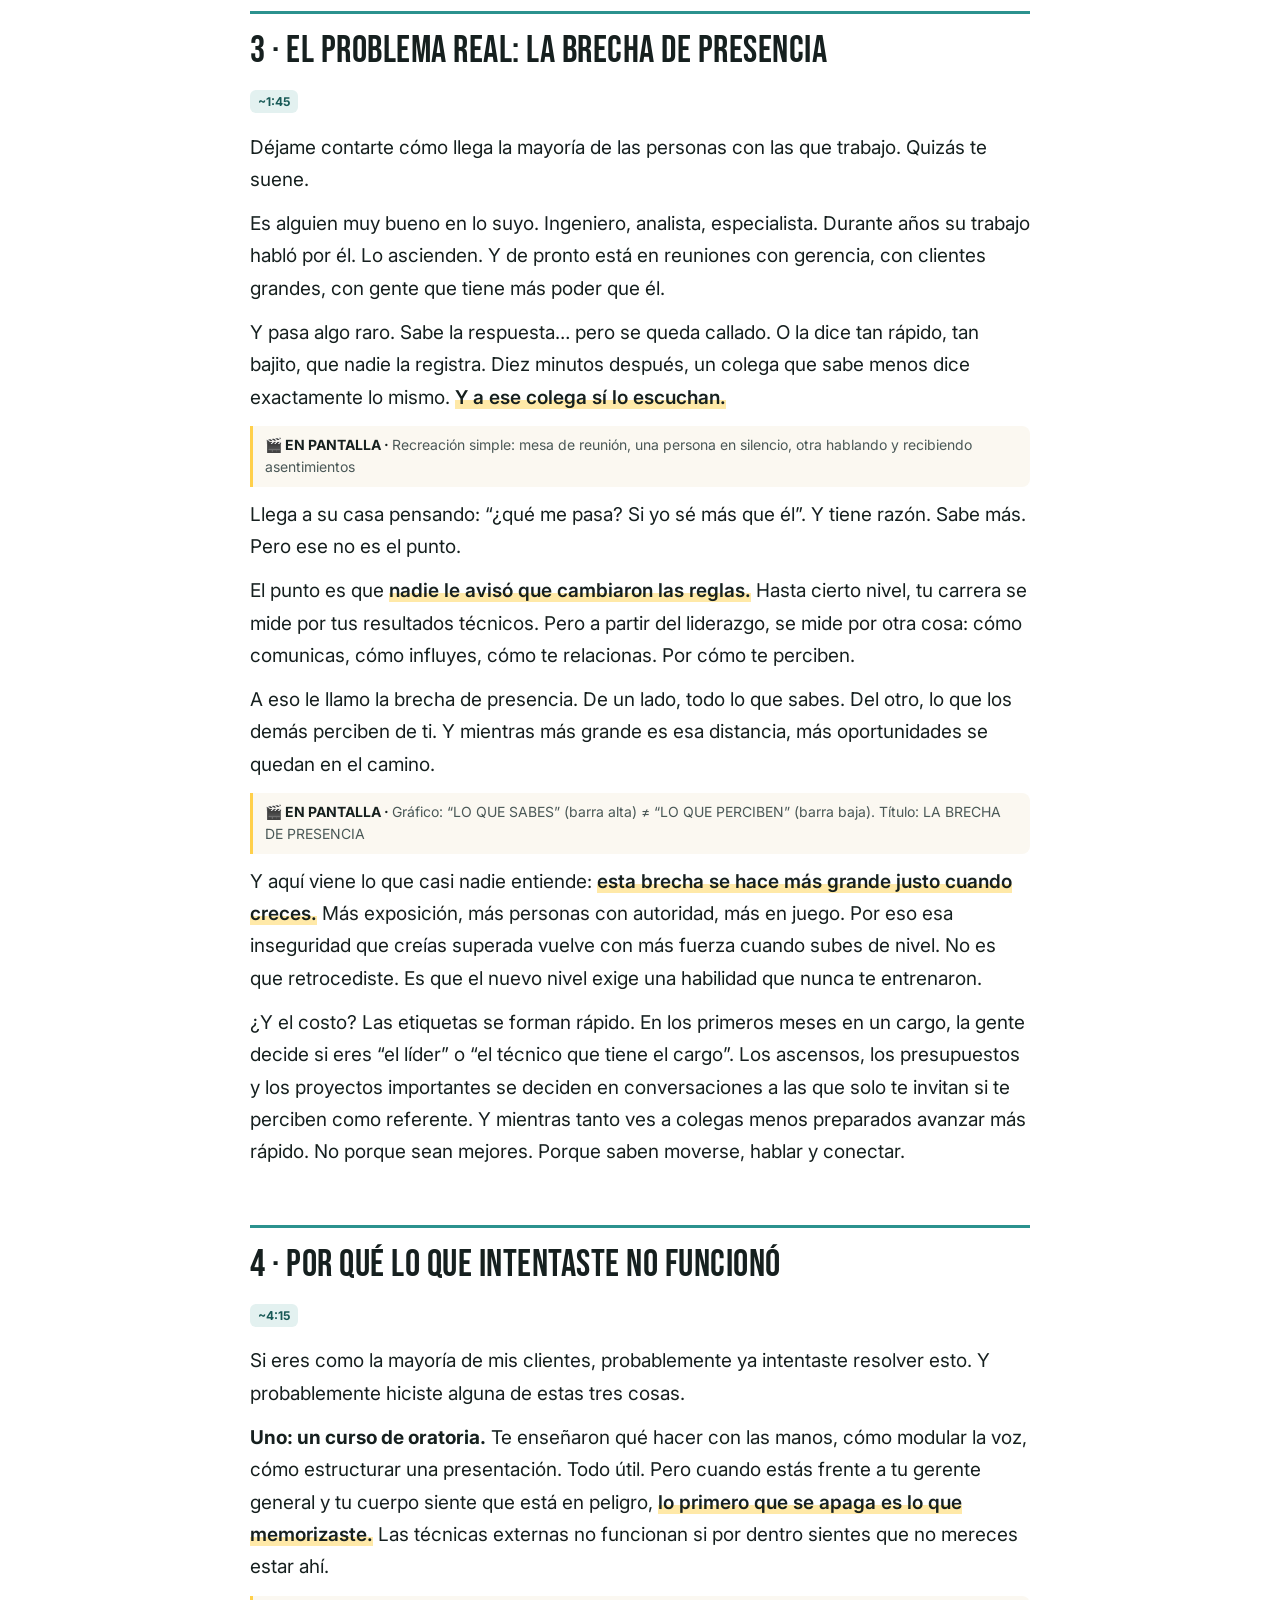
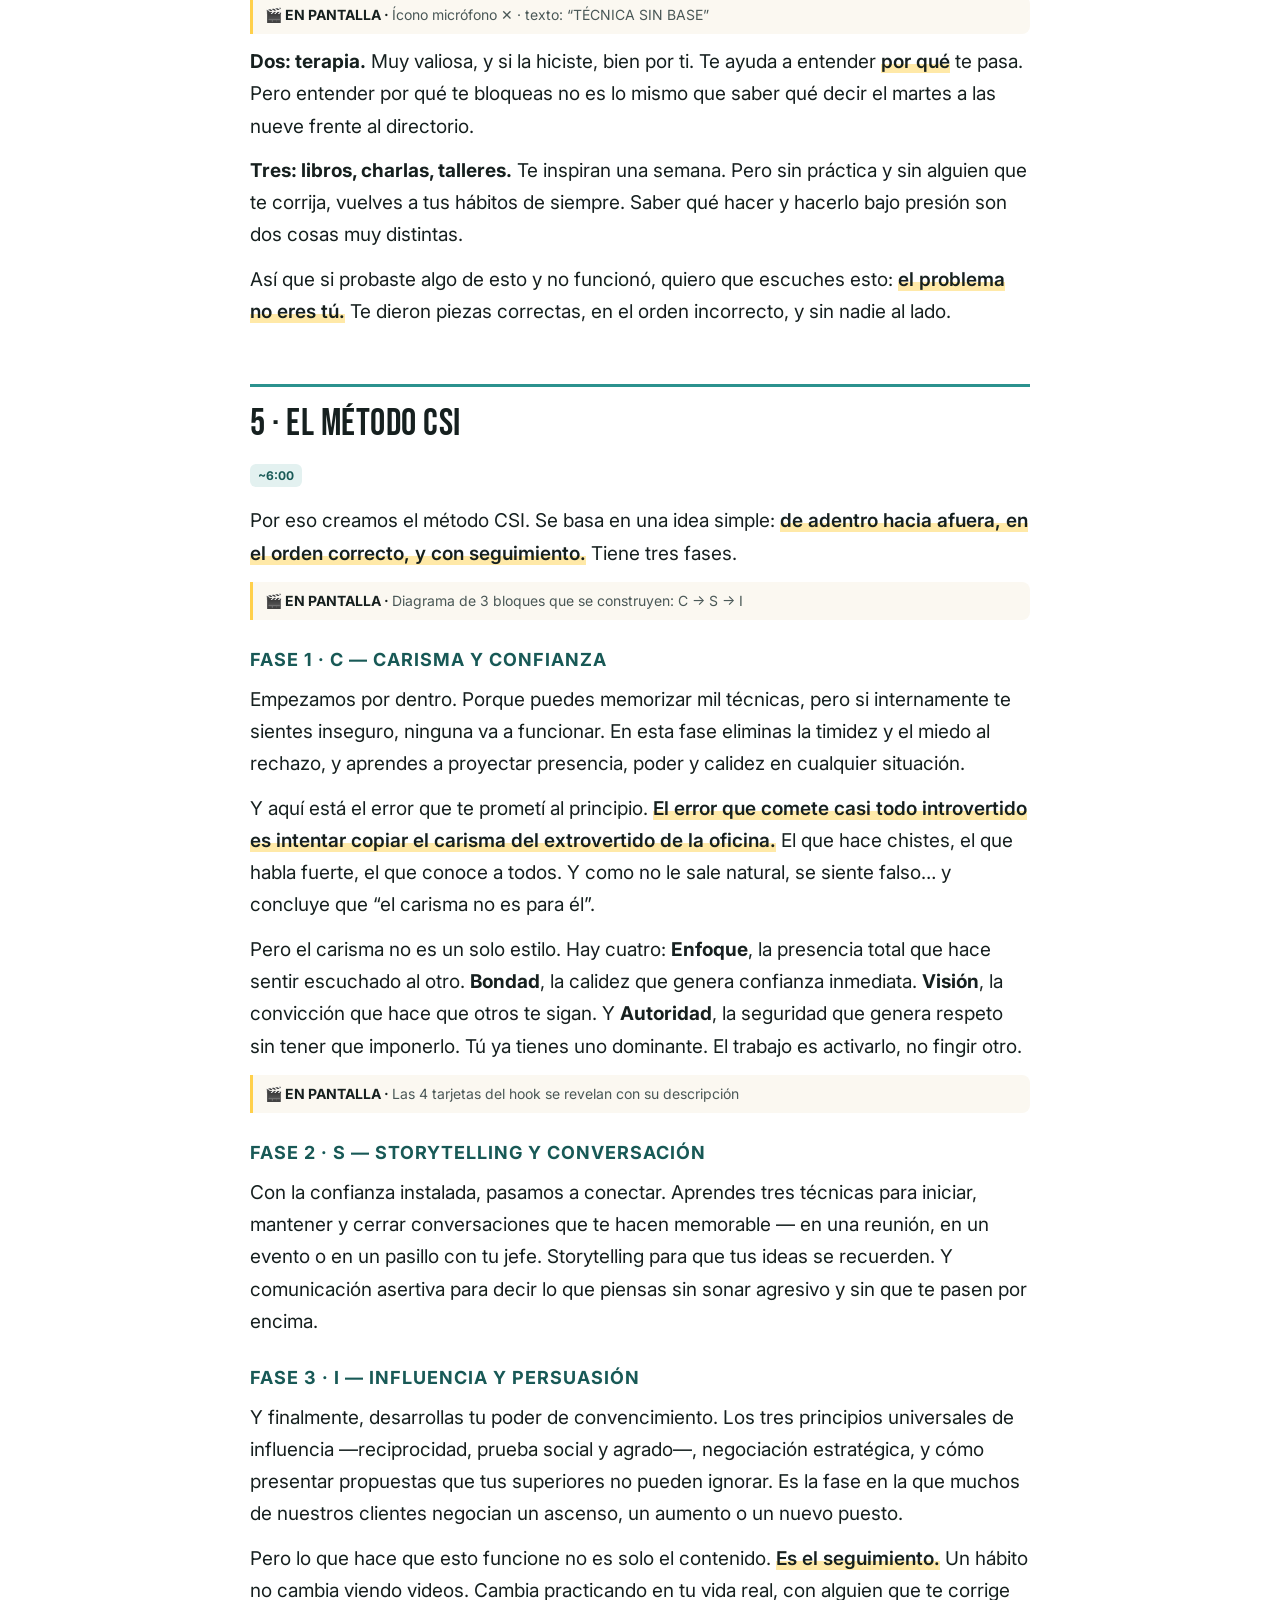
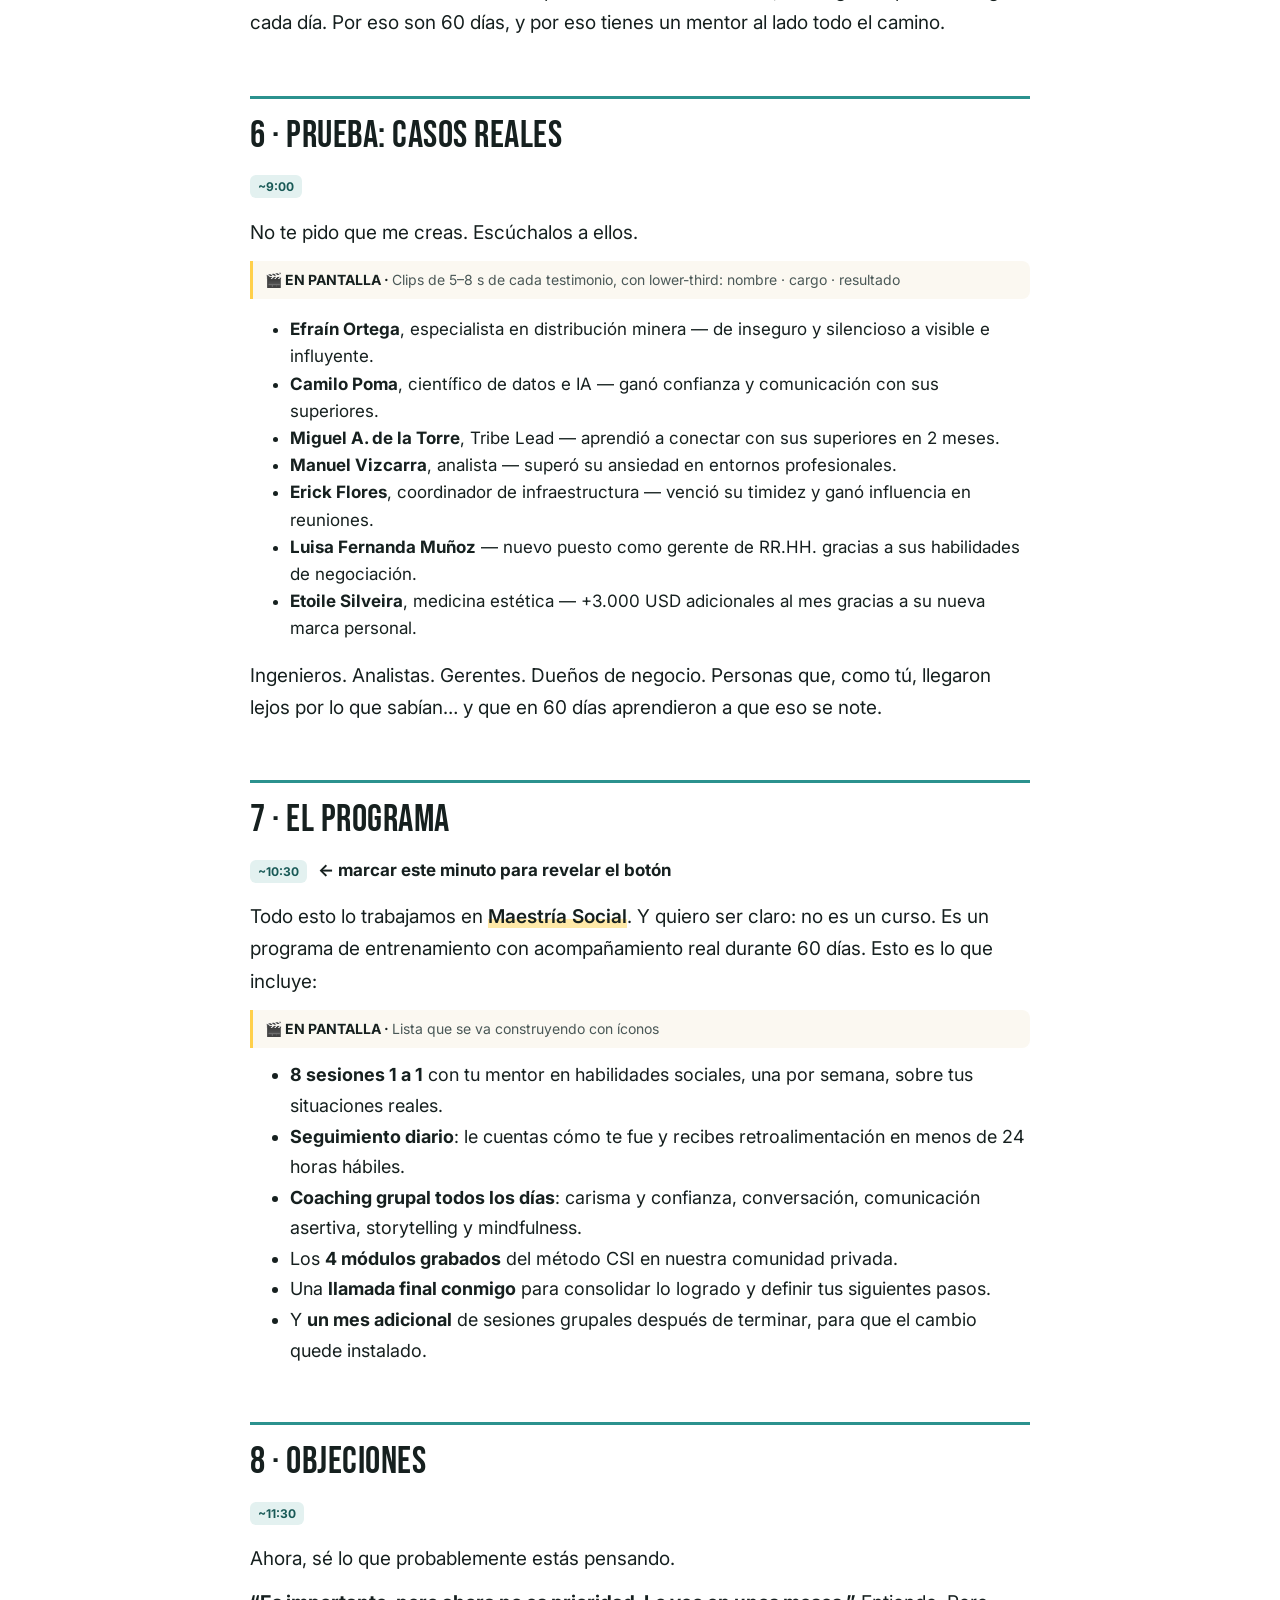
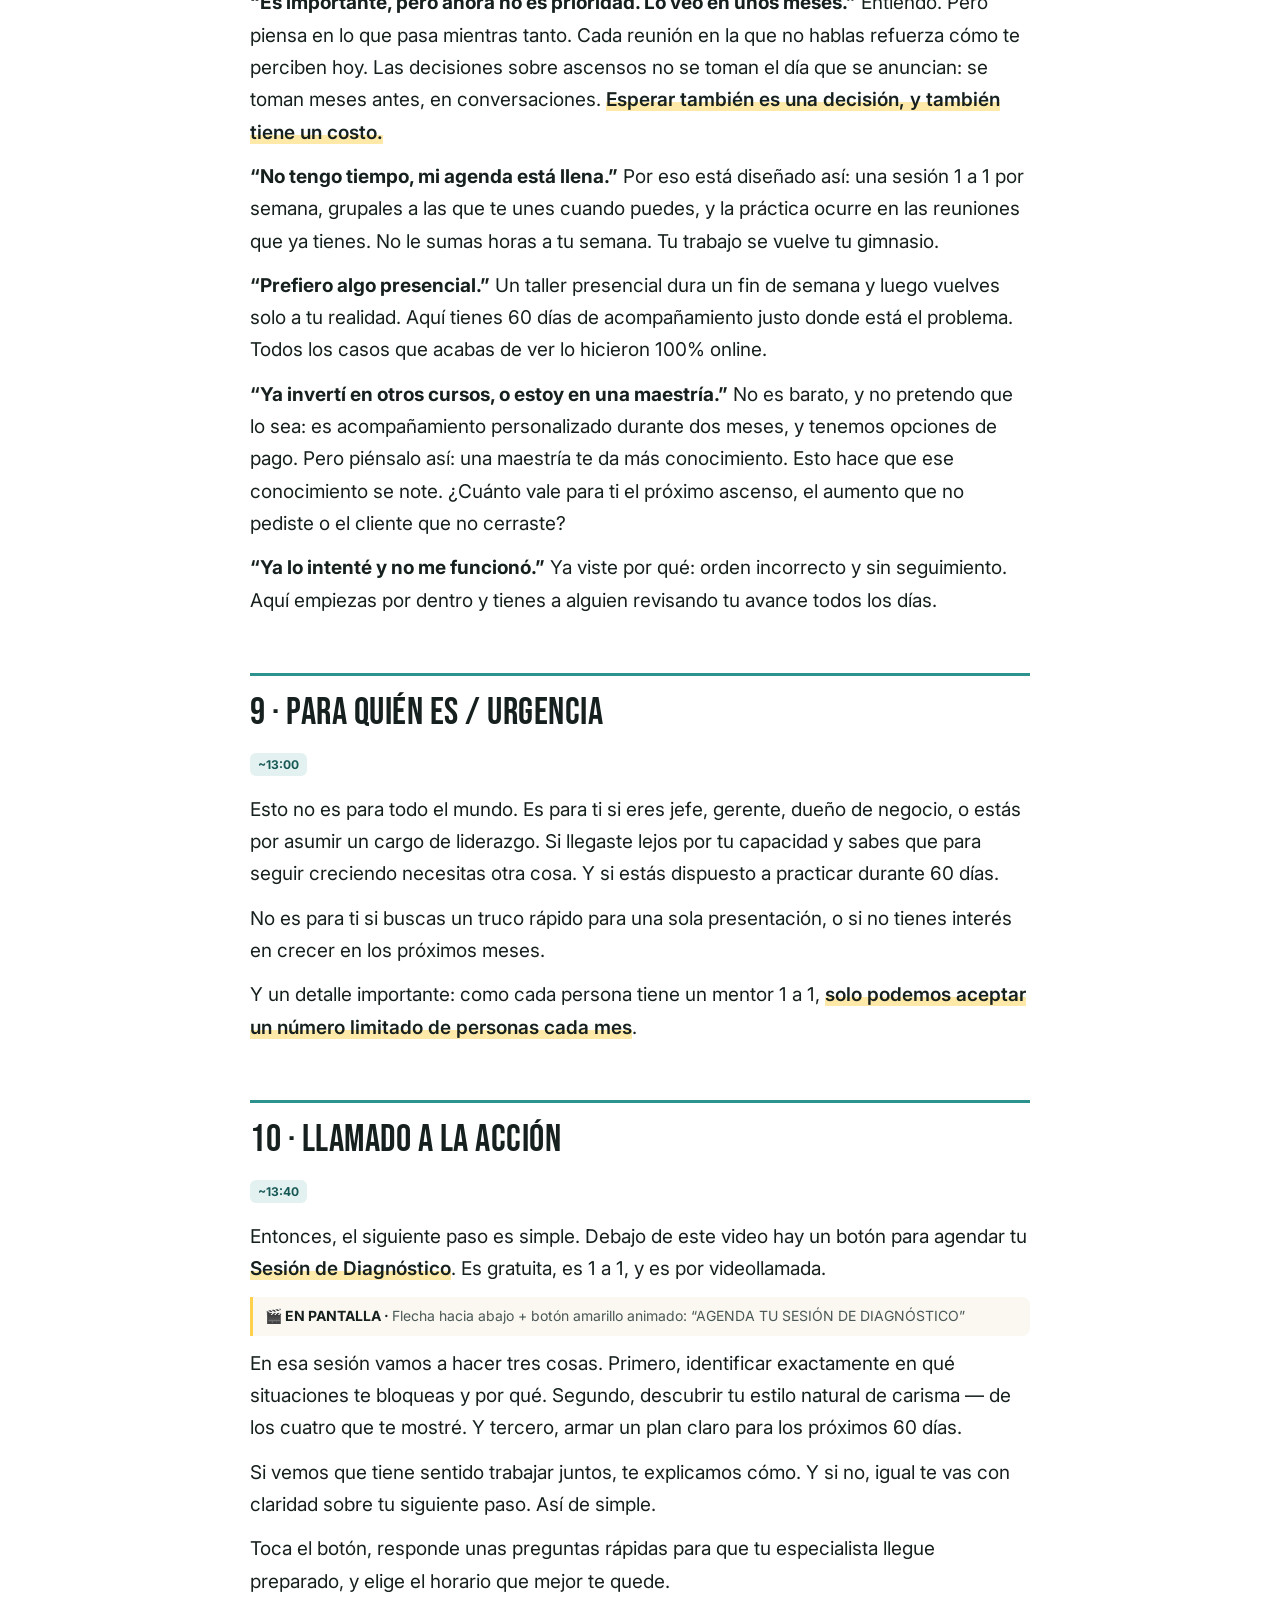
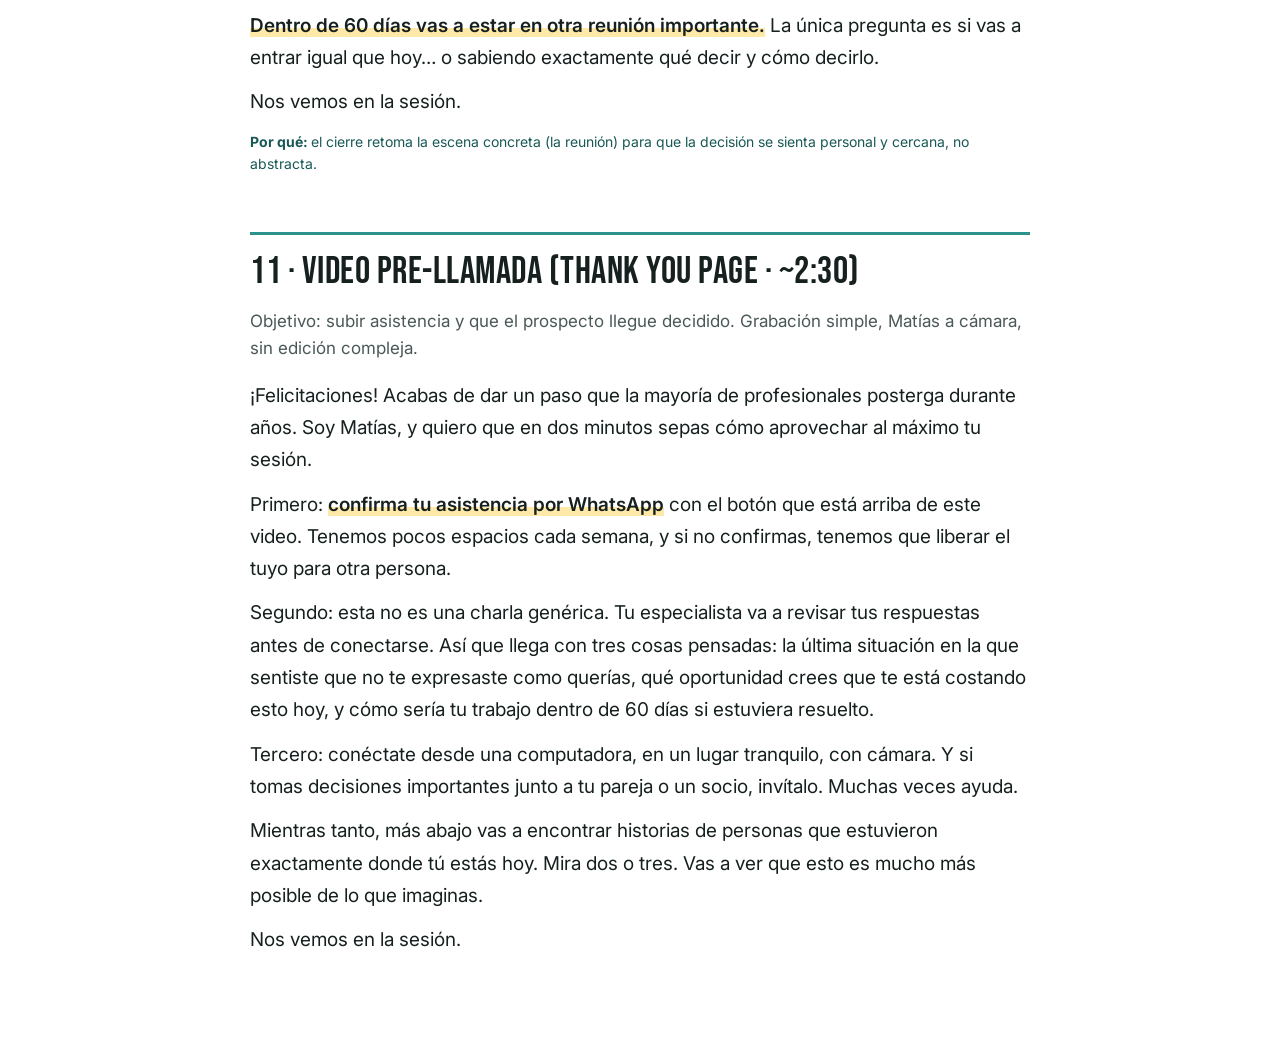
<file: vsl-extendido.html>
<!doctype html>
<html lang="es">
<head>
<meta charset="utf-8">
<meta name="robots" content="noindex,nofollow">
<meta name="viewport" content="width=device-width,initial-scale=1">
<title>Guion VSL extendido — Maestría Social</title>
<link rel="stylesheet" href="assets/styles.css">
<style>
  body{background:#fff}
  .doc{max-width:820px;margin:0 auto;padding:40px 20px 80px}
  .doc h1{font-size:56px}
  .doc h2{font-size:38px;margin:56px 0 6px;padding-top:18px;border-top:3px solid var(--teal)}
  .doc h3{margin-top:28px;font-size:18px;text-transform:uppercase;letter-spacing:1px;color:var(--teal-800)}
  .time{display:inline-block;font:700 12px Inter;background:var(--teal-100);color:var(--teal-800);border-radius:6px;padding:4px 8px;margin-right:6px}
  .say{font-size:19px;line-height:1.7;margin:12px 0}
  .say em{background:linear-gradient(transparent 60%,#FFE9A8 60%);font-style:normal;font-weight:600}
  .vis{font-size:14px;color:var(--ink-2);background:var(--paper);border-left:3px solid var(--yellow);padding:8px 12px;margin:10px 0;border-radius:0 8px 8px 0}
  .vis::before{content:"🎬 EN PANTALLA · ";font-weight:700;color:var(--ink)}
  .todo{background:#FFF3CD;border:1px solid #F2BC1F;border-radius:8px;padding:2px 6px;font-size:15px}
  .why{font-size:14px;color:var(--teal-800);margin:6px 0 0}
  .why::before{content:"Por qué: ";font-weight:700}
  .toc{columns:2;font-size:15px}
  @media (max-width:600px){.toc{columns:1}}
  @media print{.vis{break-inside:avoid}.doc h2{break-before:page}}
</style>
</head>
<body>
<div class="doc">
  <span class="eyebrow">Maestría Social · Coach Social</span>
  <h1 style="margin-top:14px">Versión extendida · 14 minutos</h1>
  <p style="margin-top:10px"><a href="vsl-guion.html">← Volver al guion principal de 6 minutos</a></p>
  <p class="muted">Versión larga, pensada para tráfico templado (retargeting, lista de correo, comunidad), donde la gente ya conoce a Matías y tolera más minutos. Para tráfico frío usar la de 6. Duración: 13–15 min (~140 palabras/min). Tono: conversacional, directo, calmado — como un mentor que habla con un profesional, no un vendedor gritando. Tratamiento de “tú”.</p>

  <div class="card" style="margin-top:20px">
    <h3 style="margin-top:0">Estructura</h3>
    <ol class="toc">
      <li>Hook A (ascenso) <b>o</b> Hook B (no es oratoria)</li>
      <li>Presentación de Matías</li>
      <li>El problema real: la brecha de presencia</li>
      <li>Por qué lo que intentaste no funcionó</li>
      <li>El método CSI</li>
      <li>Prueba: casos reales</li>
      <li>El programa</li>
      <li>Objeciones</li>
      <li>Para quién es / urgencia</li>
      <li>Llamado a la acción</li>
      <li>Video pre-llamada (thank you page)</li>
    </ol>
  </div>

  <div class="card" style="margin-top:14px">
    <h3 style="margin-top:0">Notas de producción</h3>
    <ul>
      <li>Formato: Matías a cámara (plano medio, fondo limpio) + B-roll y textos. Cambio visual cada 15–25 s (zoom, corte, texto, clip).</li>
      <li>Subtítulos quemados siempre. Frases clave en Bebas Neue amarillo #FFD04B sobre teal #2B928E.</li>
      <li>Marcar el minuto exacto donde empieza la oferta (bloque 7) → configurar <code>data-reveal</code> en la landing para mostrar el botón ahí.</li>
      <li>Grabar los 2 hooks el mismo día, mismo plano. El cuerpo es único: solo cambian los primeros 45–60 s.</li>
    </ul>
  </div>

  <!-- ============================================================ -->
  <h2>1A · Hook “El ascenso”</h2>
  <p class="muted">Para Variante A. Llama por situación (ascenso reciente) → tensión de identidad → promesa + loop de curiosidad.</p>

  <p><span class="time">0:00</span></p>
  <p class="say">Si te ascendieron en los últimos meses —o estás por asumir un cargo de liderazgo— y sientes que en las reuniones importantes no te expresas al nivel de lo que realmente sabes… quédate conmigo los próximos minutos.</p>
  <div class="vis">Texto: “¿TE ASCENDIERON EN LOS ÚLTIMOS MESES?”</div>
  <p class="say">Porque hay algo que nadie te dice cuando te ascienden: <em>te dieron el cargo por lo que sabes hacer. Pero desde ahora te van a evaluar por cómo lo comunicas.</em></p>
  <p class="say">En este video te voy a mostrar por qué profesionales brillantes —ingenieros, analistas, gerentes— se estancan justo en este punto. Por qué los cursos de oratoria casi nunca lo resuelven. Y el método de 3 fases con el que más de 2.550 profesionales en Latinoamérica aprendieron a hablar con seguridad frente a sus superiores, liderar con presencia y construir relaciones que les abrieron puertas. En 60 días. Sin convertirse en otra persona.</p>
  <p class="say">Y al final te voy a explicar cuál es el error que cometen casi todos los introvertidos cuando intentan tener más carisma… y cómo descubrir cuál de los 4 estilos de carisma es el tuyo. Porque ya tienes uno, aunque todavía no lo estés usando.</p>
  <div class="vis">4 tarjetas que aparecen y se ocultan: ENFOQUE · BONDAD · VISIÓN · AUTORIDAD (con “?”)</div>
  <p class="why">abre dos loops (el error + tu estilo) que se cierran recién en los bloques 5 y 10, sosteniendo retención hasta la oferta.</p>

  <!-- ============================================================ -->
  <h2>1B · Hook “No es oratoria”</h2>
  <p class="muted">Para Variante B. Rompe la categoría con la que nos confunden (oratoria / terapia) y nombra el mecanismo.</p>

  <p><span class="time">0:00</span></p>
  <p class="say">Si eres una persona analítica, técnica o introvertida… y alguna vez te dijeron <em>“eres muy bueno en lo tuyo, pero te falta comunicar mejor”</em>… déjame ahorrarte tiempo y dinero: un curso de oratoria no va a resolver eso.</p>
  <div class="vis">Texto tachado: “CURSO DE ORATORIA”</div>
  <p class="say">Y no lo digo porque la oratoria no sirva. Lo digo porque tu problema no es hablar en público. Tu problema tiene otro nombre. Se llama <em>la brecha de presencia</em>: la distancia entre todo lo que sabes… y lo que los demás perciben de ti.</p>
  <p class="say">En los próximos minutos te voy a mostrar de dónde viene esa brecha, por qué se hace más grande justo cuando creces en tu carrera, y el método de 3 fases con el que más de 2.550 profesionales la cerraron en 60 días. Y al final, cómo descubrir cuál de los 4 estilos de carisma es el tuyo.</p>

  <!-- ============================================================ -->
  <h2>2 · Presentación</h2>
  <p><span class="time">~0:50</span></p>
  <p class="say">Mi nombre es Matías Yabar-Dávila. Soy abogado de formación, pero dejé el derecho para dedicarme a lo que hoy es mi vocación: ayudar a personas ambiciosas a desbloquear su carisma.</p>
  <p class="say"><b>Aquí va la historia personal de Matías, en tres frases:</b> la situación concreta, lo que le costó y el momento en que decidió cambiarlo. Es el bloque que más conexión genera con este público.</p>
  <p class="say"><b>Versión alternativa, sin historia personal:</b> “Durante mis años como abogado vi algo que me marcó: los que llegaban más lejos no eran los que más sabían, eran los que mejor sabían relacionarse. Y decidí aprender a enseñar eso.”</p>
  <p class="say">Me formé con los mejores coaches del mundo, y en los últimos 14 años entrené a más de 2.550 profesionales en Latinoamérica. Tenemos 52 casos documentados y más de 100 reseñas públicas en Trustpilot. Pero no te pido que me creas a mí: en unos minutos vas a escuchar a personas como tú contándolo.</p>
  <div class="vis">Foto de Matías entrenando / grupo · contadores animados: 14 AÑOS · +2.550 · 52 CASOS · ★ TRUSTPILOT</div>

  <!-- ============================================================ -->
  <h2>3 · El problema real: la brecha de presencia</h2>
  <p><span class="time">~1:45</span></p>
  <p class="say">Déjame contarte cómo llega la mayoría de las personas con las que trabajo. Quizás te suene.</p>
  <p class="say">Es alguien muy bueno en lo suyo. Ingeniero, analista, especialista. Durante años su trabajo habló por él. Lo ascienden. Y de pronto está en reuniones con gerencia, con clientes grandes, con gente que tiene más poder que él.</p>
  <p class="say">Y pasa algo raro. Sabe la respuesta… pero se queda callado. O la dice tan rápido, tan bajito, que nadie la registra. Diez minutos después, un colega que sabe menos dice exactamente lo mismo. <em>Y a ese colega sí lo escuchan.</em></p>
  <div class="vis">Recreación simple: mesa de reunión, una persona en silencio, otra hablando y recibiendo asentimientos</div>
  <p class="say">Llega a su casa pensando: “¿qué me pasa? Si yo sé más que él”. Y tiene razón. Sabe más. Pero ese no es el punto.</p>
  <p class="say">El punto es que <em>nadie le avisó que cambiaron las reglas.</em> Hasta cierto nivel, tu carrera se mide por tus resultados técnicos. Pero a partir del liderazgo, se mide por otra cosa: cómo comunicas, cómo influyes, cómo te relacionas. Por cómo te perciben.</p>
  <p class="say">A eso le llamo la brecha de presencia. De un lado, todo lo que sabes. Del otro, lo que los demás perciben de ti. Y mientras más grande es esa distancia, más oportunidades se quedan en el camino.</p>
  <div class="vis">Gráfico: “LO QUE SABES” (barra alta) ≠ “LO QUE PERCIBEN” (barra baja). Título: LA BRECHA DE PRESENCIA</div>
  <p class="say">Y aquí viene lo que casi nadie entiende: <em>esta brecha se hace más grande justo cuando creces.</em> Más exposición, más personas con autoridad, más en juego. Por eso esa inseguridad que creías superada vuelve con más fuerza cuando subes de nivel. No es que retrocediste. Es que el nuevo nivel exige una habilidad que nunca te entrenaron.</p>
  <p class="say">¿Y el costo? Las etiquetas se forman rápido. En los primeros meses en un cargo, la gente decide si eres “el líder” o “el técnico que tiene el cargo”. Los ascensos, los presupuestos y los proyectos importantes se deciden en conversaciones a las que solo te invitan si te perciben como referente. Y mientras tanto ves a colegas menos preparados avanzar más rápido. No porque sean mejores. Porque saben moverse, hablar y conectar.</p>

  <!-- ============================================================ -->
  <h2>4 · Por qué lo que intentaste no funcionó</h2>
  <p><span class="time">~4:15</span></p>
  <p class="say">Si eres como la mayoría de mis clientes, probablemente ya intentaste resolver esto. Y probablemente hiciste alguna de estas tres cosas.</p>
  <p class="say"><b>Uno: un curso de oratoria.</b> Te enseñaron qué hacer con las manos, cómo modular la voz, cómo estructurar una presentación. Todo útil. Pero cuando estás frente a tu gerente general y tu cuerpo siente que está en peligro, <em>lo primero que se apaga es lo que memorizaste.</em> Las técnicas externas no funcionan si por dentro sientes que no mereces estar ahí.</p>
  <div class="vis">Ícono micrófono ✕ · texto: “TÉCNICA SIN BASE”</div>
  <p class="say"><b>Dos: terapia.</b> Muy valiosa, y si la hiciste, bien por ti. Te ayuda a entender <em>por qué</em> te pasa. Pero entender por qué te bloqueas no es lo mismo que saber qué decir el martes a las nueve frente al directorio.</p>
  <p class="say"><b>Tres: libros, charlas, talleres.</b> Te inspiran una semana. Pero sin práctica y sin alguien que te corrija, vuelves a tus hábitos de siempre. Saber qué hacer y hacerlo bajo presión son dos cosas muy distintas.</p>
  <p class="say">Así que si probaste algo de esto y no funcionó, quiero que escuches esto: <em>el problema no eres tú.</em> Te dieron piezas correctas, en el orden incorrecto, y sin nadie al lado.</p>

  <!-- ============================================================ -->
  <h2>5 · El método CSI</h2>
  <p><span class="time">~6:00</span></p>
  <p class="say">Por eso creamos el método CSI. Se basa en una idea simple: <em>de adentro hacia afuera, en el orden correcto, y con seguimiento.</em> Tiene tres fases.</p>
  <div class="vis">Diagrama de 3 bloques que se construyen: C → S → I</div>

  <h3>Fase 1 · C — Carisma y Confianza</h3>
  <p class="say">Empezamos por dentro. Porque puedes memorizar mil técnicas, pero si internamente te sientes inseguro, ninguna va a funcionar. En esta fase eliminas la timidez y el miedo al rechazo, y aprendes a proyectar presencia, poder y calidez en cualquier situación.</p>
  <p class="say">Y aquí está el error que te prometí al principio. <em>El error que comete casi todo introvertido es intentar copiar el carisma del extrovertido de la oficina.</em> El que hace chistes, el que habla fuerte, el que conoce a todos. Y como no le sale natural, se siente falso… y concluye que “el carisma no es para él”.</p>
  <p class="say">Pero el carisma no es un solo estilo. Hay cuatro: <b>Enfoque</b>, la presencia total que hace sentir escuchado al otro. <b>Bondad</b>, la calidez que genera confianza inmediata. <b>Visión</b>, la convicción que hace que otros te sigan. Y <b>Autoridad</b>, la seguridad que genera respeto sin tener que imponerlo. Tú ya tienes uno dominante. El trabajo es activarlo, no fingir otro.</p>
  <div class="vis">Las 4 tarjetas del hook se revelan con su descripción</div>

  <h3>Fase 2 · S — Storytelling y Conversación</h3>
  <p class="say">Con la confianza instalada, pasamos a conectar. Aprendes tres técnicas para iniciar, mantener y cerrar conversaciones que te hacen memorable — en una reunión, en un evento o en un pasillo con tu jefe. Storytelling para que tus ideas se recuerden. Y comunicación asertiva para decir lo que piensas sin sonar agresivo y sin que te pasen por encima.</p>

  <h3>Fase 3 · I — Influencia y Persuasión</h3>
  <p class="say">Y finalmente, desarrollas tu poder de convencimiento. Los tres principios universales de influencia —reciprocidad, prueba social y agrado—, negociación estratégica, y cómo presentar propuestas que tus superiores no pueden ignorar. Es la fase en la que muchos de nuestros clientes negocian un ascenso, un aumento o un nuevo puesto.</p>

  <p class="say">Pero lo que hace que esto funcione no es solo el contenido. <em>Es el seguimiento.</em> Un hábito no cambia viendo videos. Cambia practicando en tu vida real, con alguien que te corrige cada día. Por eso son 60 días, y por eso tienes un mentor al lado todo el camino.</p>

  <!-- ============================================================ -->
  <h2>6 · Prueba: casos reales</h2>
  <p><span class="time">~9:00</span></p>
  <p class="say">No te pido que me creas. Escúchalos a ellos.</p>
  <div class="vis">Clips de 5–8 s de cada testimonio, con lower-third: nombre · cargo · resultado</div>
  <ul>
    <li><b>Efraín Ortega</b>, especialista en distribución minera — de inseguro y silencioso a visible e influyente.</li>
    <li><b>Camilo Poma</b>, científico de datos e IA — ganó confianza y comunicación con sus superiores.</li>
    <li><b>Miguel A. de la Torre</b>, Tribe Lead — aprendió a conectar con sus superiores en 2 meses.</li>
    <li><b>Manuel Vizcarra</b>, analista — superó su ansiedad en entornos profesionales.</li>
    <li><b>Erick Flores</b>, coordinador de infraestructura — venció su timidez y ganó influencia en reuniones.</li>
    <li><b>Luisa Fernanda Muñoz</b> — nuevo puesto como gerente de RR.HH. gracias a sus habilidades de negociación.</li>
    <li><b>Etoile Silveira</b>, medicina estética — +3.000 USD adicionales al mes gracias a su nueva marca personal.</li>
  </ul>
  <p class="say">Ingenieros. Analistas. Gerentes. Dueños de negocio. Personas que, como tú, llegaron lejos por lo que sabían… y que en 60 días aprendieron a que eso se note.</p>

  <!-- ============================================================ -->
  <h2>7 · El programa</h2>
  <p><span class="time">~10:30</span> <b>← marcar este minuto para revelar el botón</b></p>
  <p class="say">Todo esto lo trabajamos en <em>Maestría Social</em>. Y quiero ser claro: no es un curso. Es un programa de entrenamiento con acompañamiento real durante 60 días. Esto es lo que incluye:</p>
  <div class="vis">Lista que se va construyendo con íconos</div>
  <ul class="say" style="font-size:18px">
    <li><b>8 sesiones 1 a 1</b> con tu mentor en habilidades sociales, una por semana, sobre tus situaciones reales.</li>
    <li><b>Seguimiento diario</b>: le cuentas cómo te fue y recibes retroalimentación en menos de 24 horas hábiles.</li>
    <li><b>Coaching grupal todos los días</b>: carisma y confianza, conversación, comunicación asertiva, storytelling y mindfulness.</li>
    <li>Los <b>4 módulos grabados</b> del método CSI en nuestra comunidad privada.</li>
    <li>Una <b>llamada final conmigo</b> para consolidar lo logrado y definir tus siguientes pasos.</li>
    <li>Y <b>un mes adicional</b> de sesiones grupales después de terminar, para que el cambio quede instalado.</li>
  </ul>

  <!-- ============================================================ -->
  <h2>8 · Objeciones</h2>
  <p><span class="time">~11:30</span></p>
  <p class="say">Ahora, sé lo que probablemente estás pensando.</p>
  <p class="say"><b>“Es importante, pero ahora no es prioridad. Lo veo en unos meses.”</b> Entiendo. Pero piensa en lo que pasa mientras tanto. Cada reunión en la que no hablas refuerza cómo te perciben hoy. Las decisiones sobre ascensos no se toman el día que se anuncian: se toman meses antes, en conversaciones. <em>Esperar también es una decisión, y también tiene un costo.</em></p>
  <p class="say"><b>“No tengo tiempo, mi agenda está llena.”</b> Por eso está diseñado así: una sesión 1 a 1 por semana, grupales a las que te unes cuando puedes, y la práctica ocurre en las reuniones que ya tienes. No le sumas horas a tu semana. Tu trabajo se vuelve tu gimnasio.</p>
  <p class="say"><b>“Prefiero algo presencial.”</b> Un taller presencial dura un fin de semana y luego vuelves solo a tu realidad. Aquí tienes 60 días de acompañamiento justo donde está el problema. Todos los casos que acabas de ver lo hicieron 100% online.</p>
  <p class="say"><b>“Ya invertí en otros cursos, o estoy en una maestría.”</b> No es barato, y no pretendo que lo sea: es acompañamiento personalizado durante dos meses, y tenemos opciones de pago. Pero piénsalo así: una maestría te da más conocimiento. Esto hace que ese conocimiento se note. ¿Cuánto vale para ti el próximo ascenso, el aumento que no pediste o el cliente que no cerraste?</p>
  <p class="say"><b>“Ya lo intenté y no me funcionó.”</b> Ya viste por qué: orden incorrecto y sin seguimiento. Aquí empiezas por dentro y tienes a alguien revisando tu avance todos los días.</p>

  <!-- ============================================================ -->
  <h2>9 · Para quién es / urgencia</h2>
  <p><span class="time">~13:00</span></p>
  <p class="say">Esto no es para todo el mundo. Es para ti si eres jefe, gerente, dueño de negocio, o estás por asumir un cargo de liderazgo. Si llegaste lejos por tu capacidad y sabes que para seguir creciendo necesitas otra cosa. Y si estás dispuesto a practicar durante 60 días.</p>
  <p class="say">No es para ti si buscas un truco rápido para una sola presentación, o si no tienes interés en crecer en los próximos meses.</p>
  <p class="say">Y un detalle importante: como cada persona tiene un mentor 1 a 1, <em>solo podemos aceptar un número limitado de personas cada mes</em>.</p>

  <!-- ============================================================ -->
  <h2>10 · Llamado a la acción</h2>
  <p><span class="time">~13:40</span></p>
  <p class="say">Entonces, el siguiente paso es simple. Debajo de este video hay un botón para agendar tu <em>Sesión de Diagnóstico</em>. Es gratuita, es 1 a 1, y es por videollamada.</p>
  <div class="vis">Flecha hacia abajo + botón amarillo animado: “AGENDA TU SESIÓN DE DIAGNÓSTICO”</div>
  <p class="say">En esa sesión vamos a hacer tres cosas. Primero, identificar exactamente en qué situaciones te bloqueas y por qué. Segundo, descubrir tu estilo natural de carisma — de los cuatro que te mostré. Y tercero, armar un plan claro para los próximos 60 días.</p>
  <p class="say">Si vemos que tiene sentido trabajar juntos, te explicamos cómo. Y si no, igual te vas con claridad sobre tu siguiente paso. Así de simple.</p>
  <p class="say">Toca el botón, responde unas preguntas rápidas para que tu especialista llegue preparado, y elige el horario que mejor te quede.</p>
  <p class="say"><em>Dentro de 60 días vas a estar en otra reunión importante.</em> La única pregunta es si vas a entrar igual que hoy… o sabiendo exactamente qué decir y cómo decirlo.</p>
  <p class="say">Nos vemos en la sesión.</p>
  <p class="why">el cierre retoma la escena concreta (la reunión) para que la decisión se sienta personal y cercana, no abstracta.</p>

  <!-- ============================================================ -->
  <h2>11 · Video pre-llamada (thank you page · ~2:30)</h2>
  <p class="muted">Objetivo: subir asistencia y que el prospecto llegue decidido. Grabación simple, Matías a cámara, sin edición compleja.</p>
  <p class="say">¡Felicitaciones! Acabas de dar un paso que la mayoría de profesionales posterga durante años. Soy Matías, y quiero que en dos minutos sepas cómo aprovechar al máximo tu sesión.</p>
  <p class="say">Primero: <em>confirma tu asistencia por WhatsApp</em> con el botón que está arriba de este video. Tenemos pocos espacios cada semana, y si no confirmas, tenemos que liberar el tuyo para otra persona.</p>
  <p class="say">Segundo: esta no es una charla genérica. Tu especialista va a revisar tus respuestas antes de conectarse. Así que llega con tres cosas pensadas: la última situación en la que sentiste que no te expresaste como querías, qué oportunidad crees que te está costando esto hoy, y cómo sería tu trabajo dentro de 60 días si estuviera resuelto.</p>
  <p class="say">Tercero: conéctate desde una computadora, en un lugar tranquilo, con cámara. Y si tomas decisiones importantes junto a tu pareja o un socio, invítalo. Muchas veces ayuda.</p>
  <p class="say">Mientras tanto, más abajo vas a encontrar historias de personas que estuvieron exactamente donde tú estás hoy. Mira dos o tres. Vas a ver que esto es mucho más posible de lo que imaginas.</p>
  <p class="say">Nos vemos en la sesión.</p>
</div>
</body>
</html>
</file>
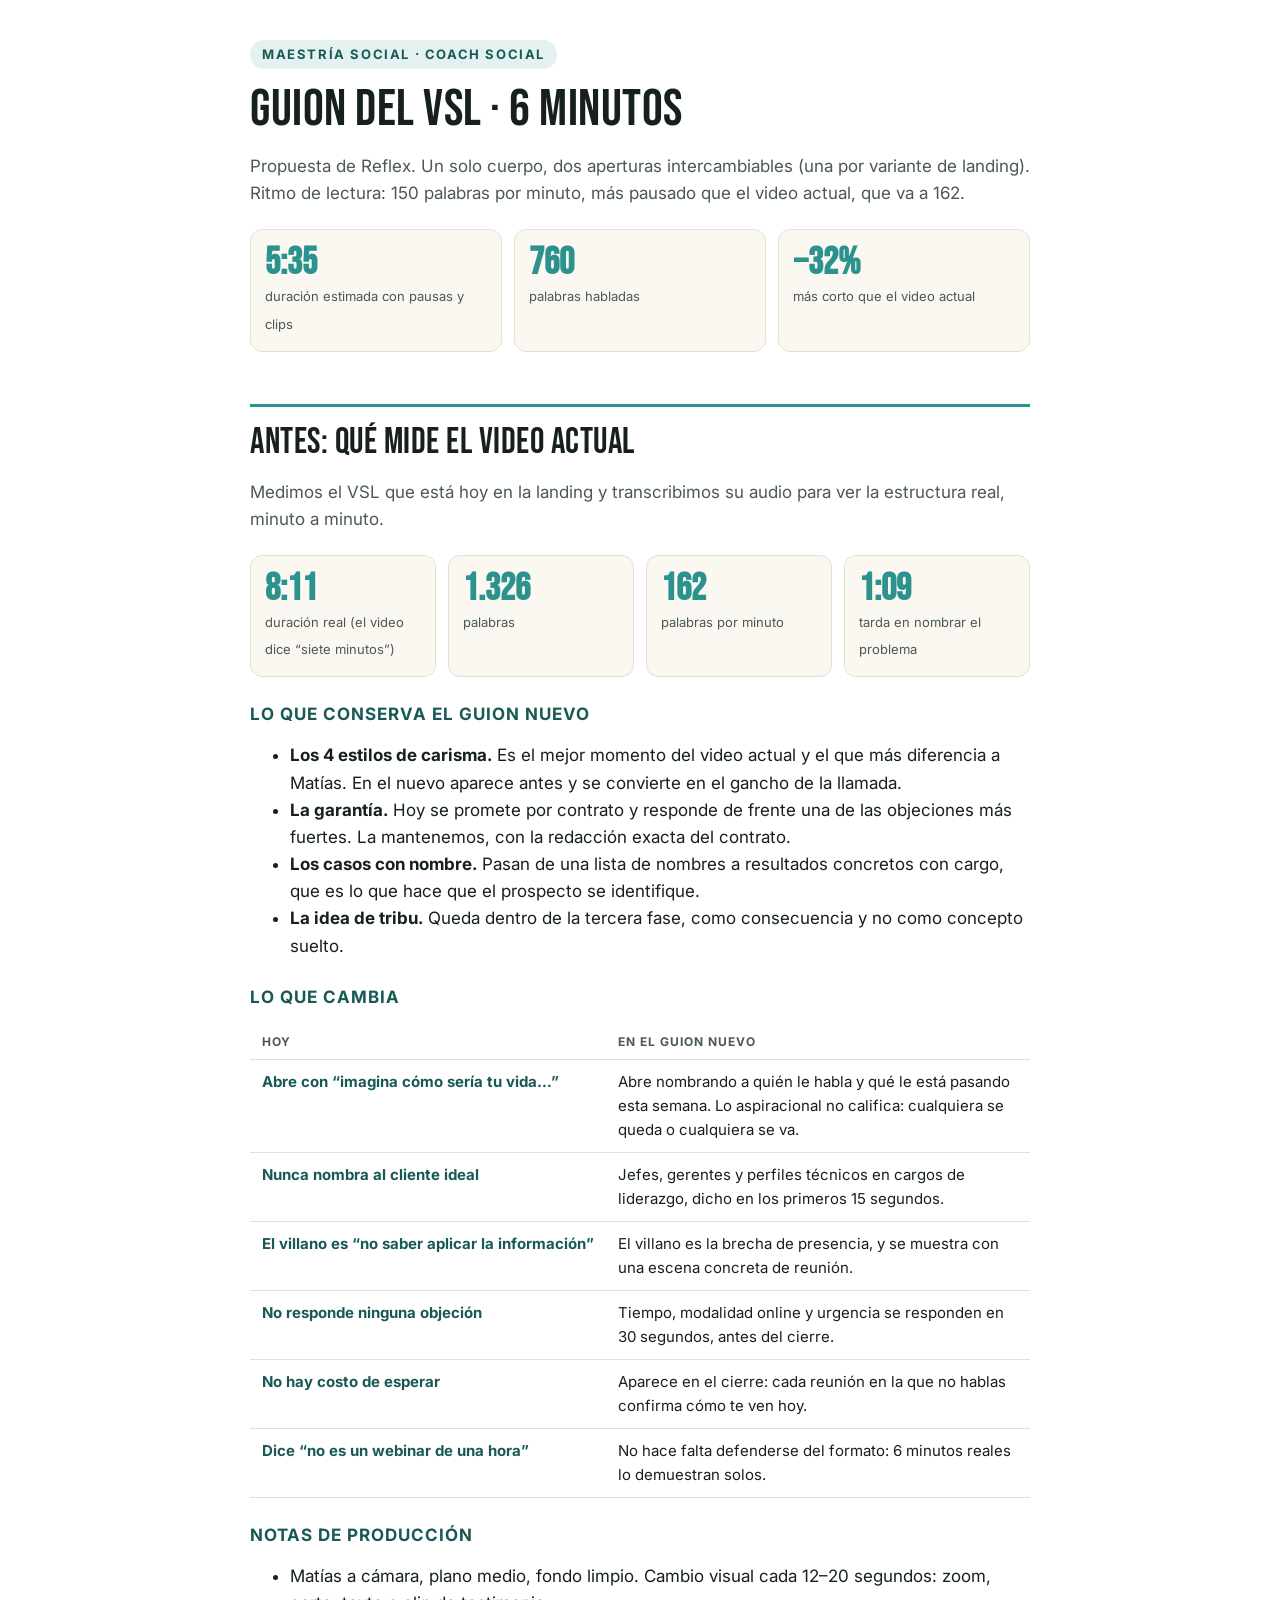
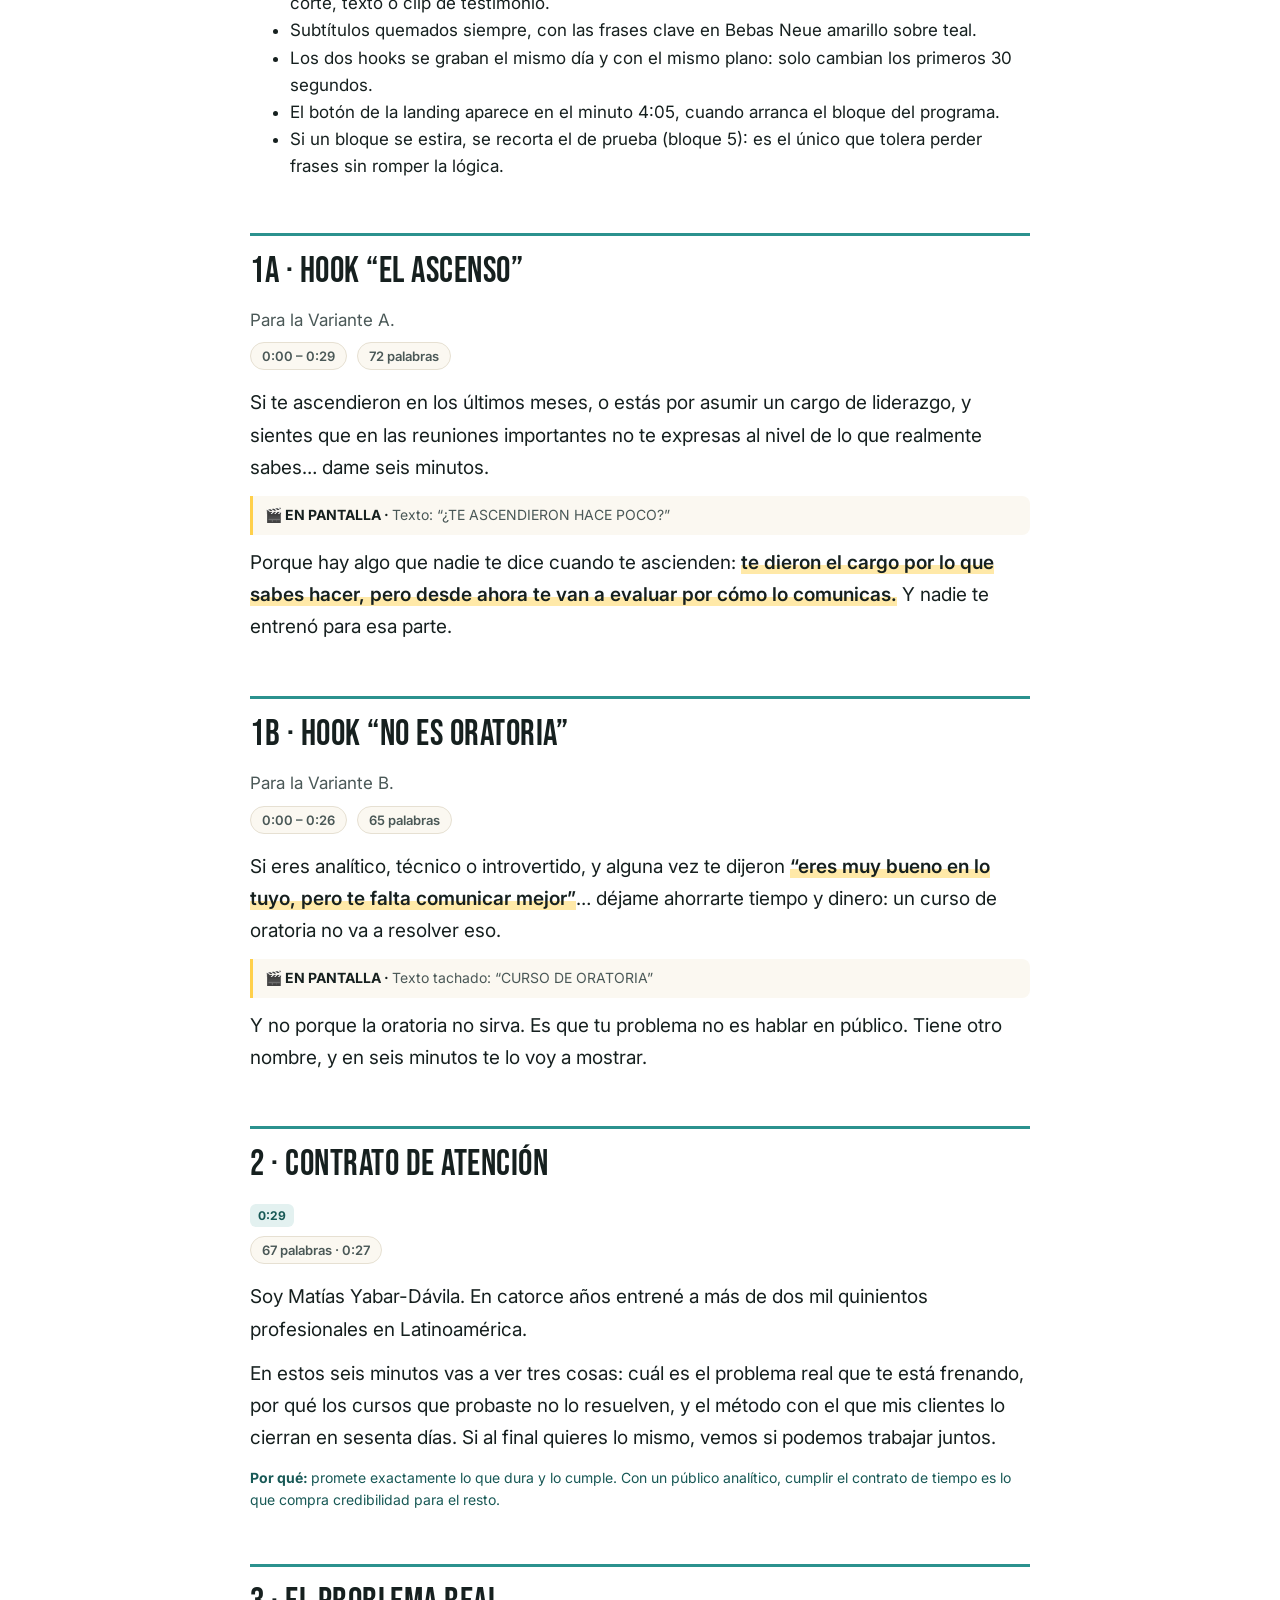
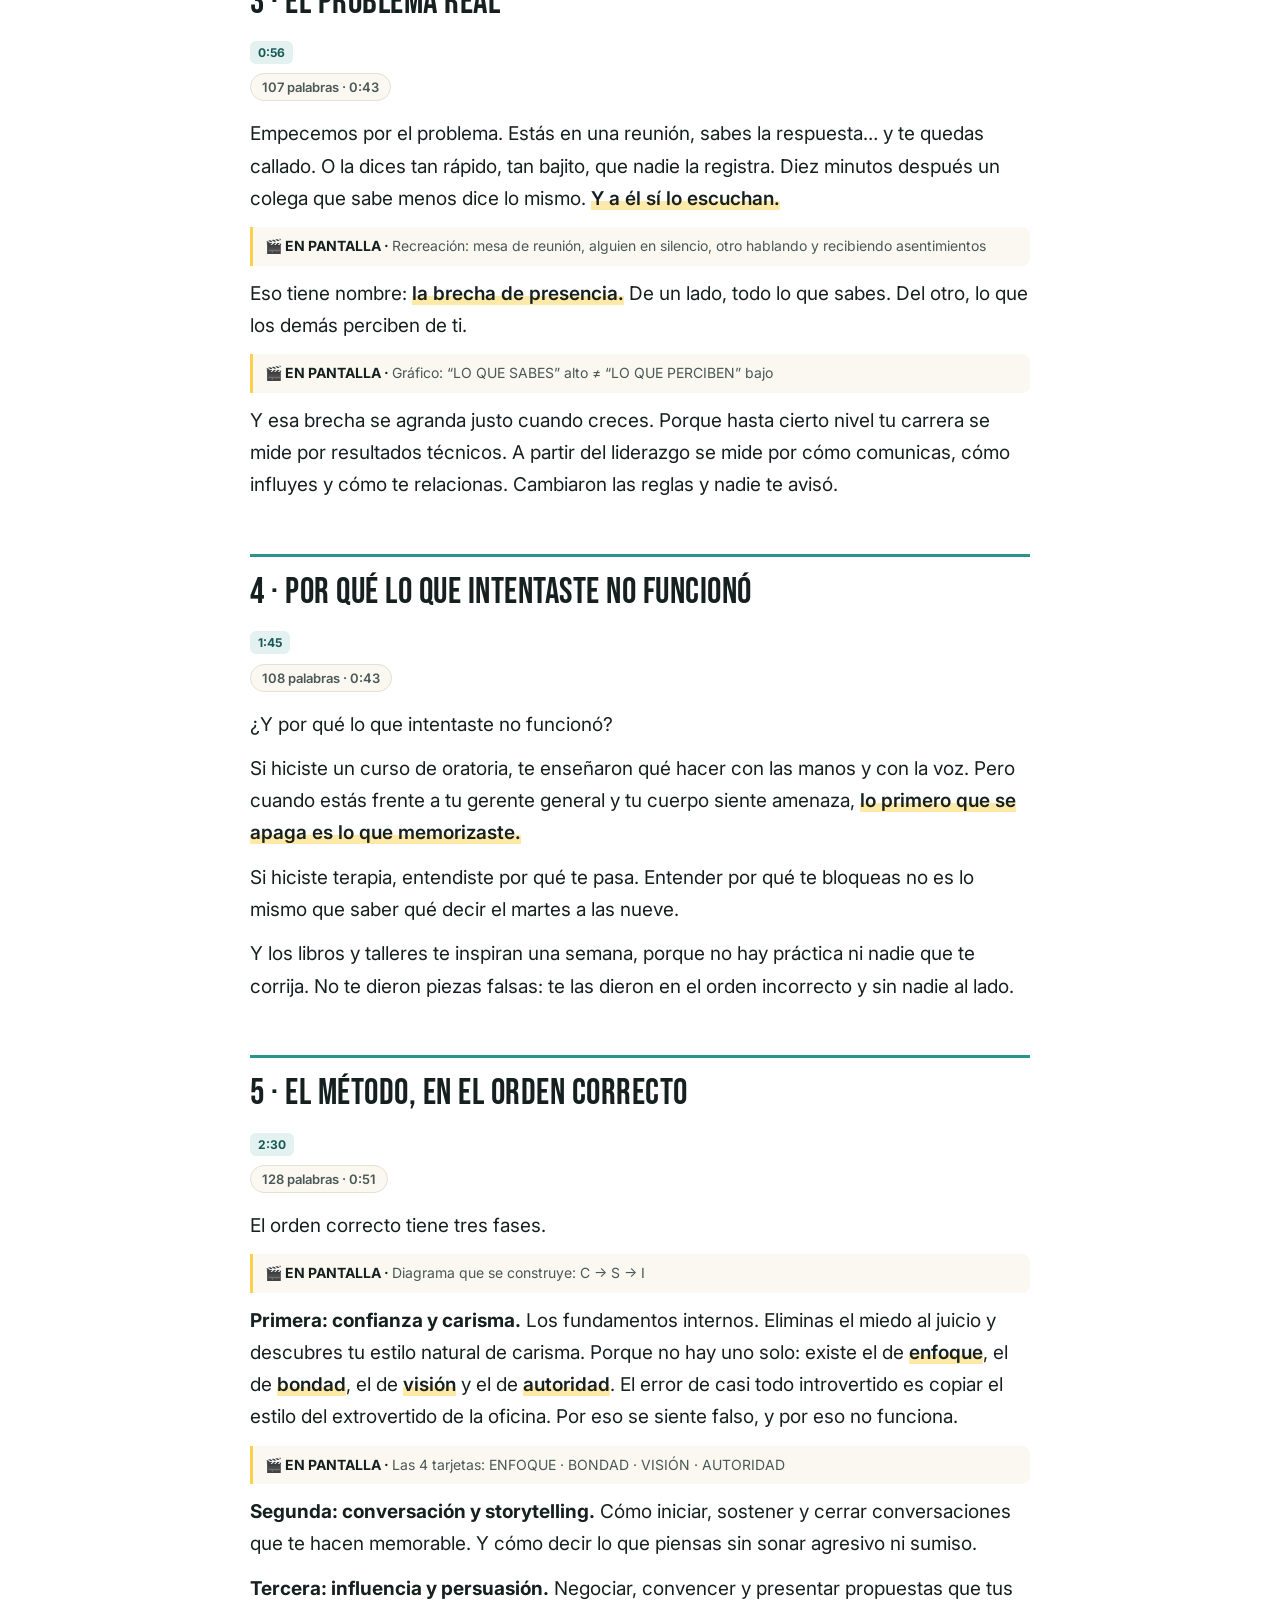
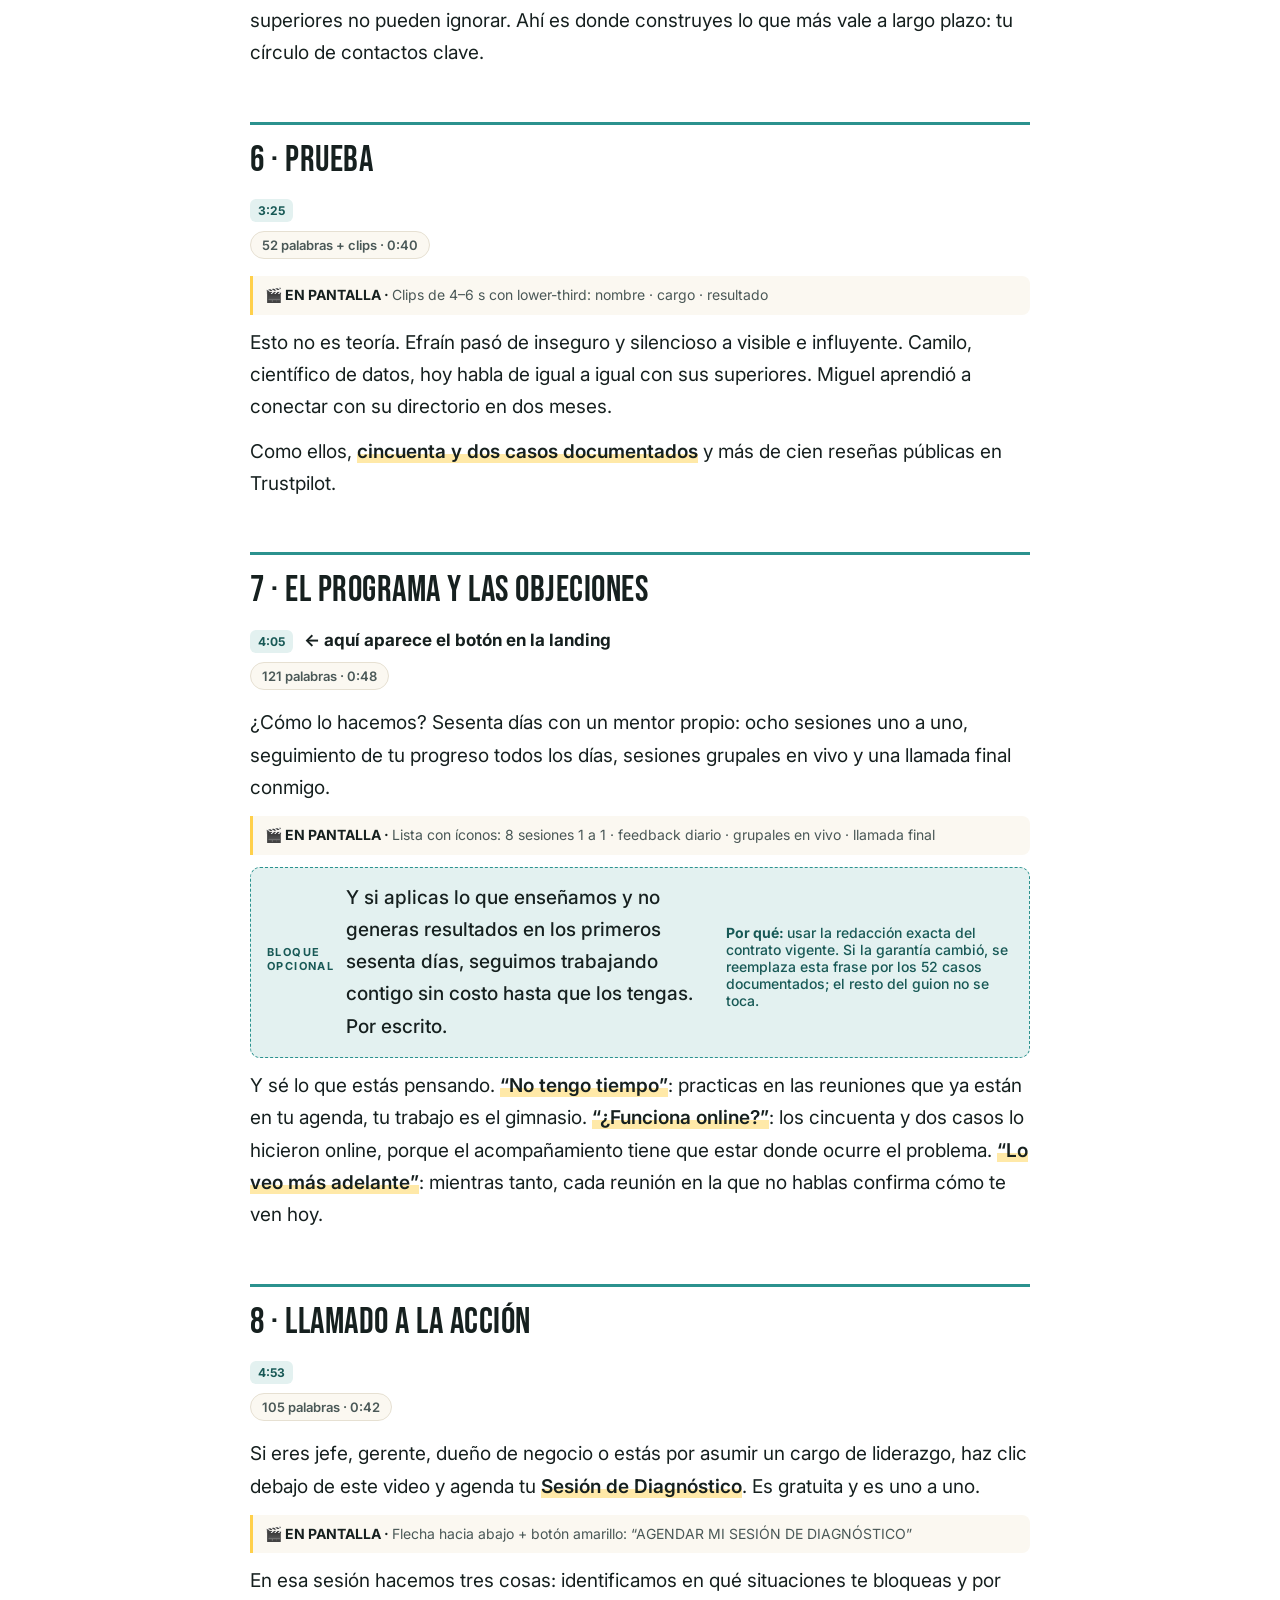
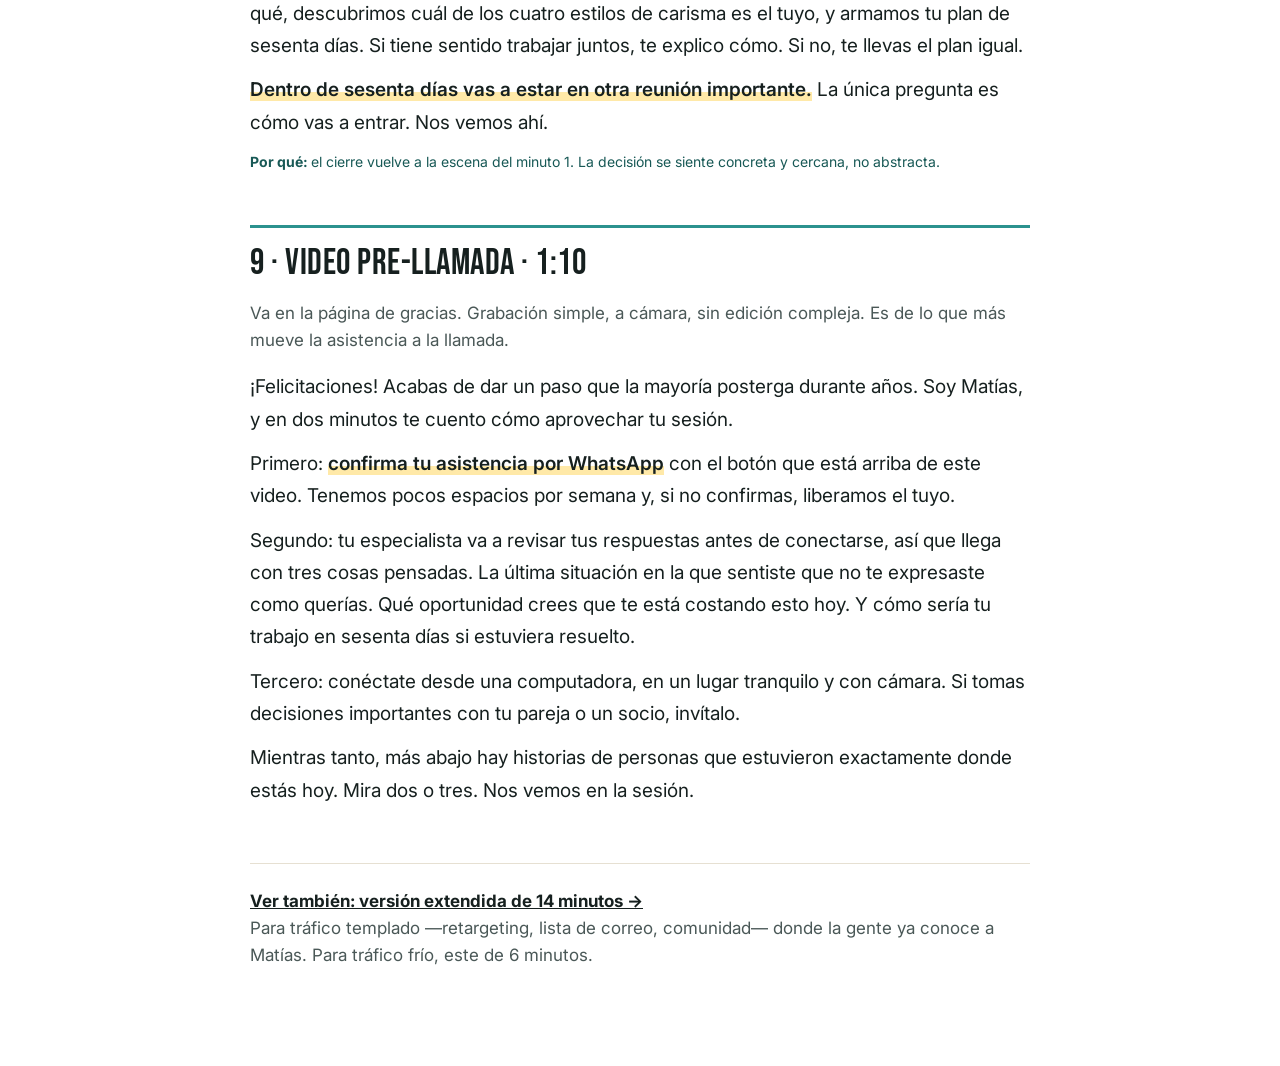
<file: vsl-guion.html>
<!doctype html>
<html lang="es">
<head>
<meta charset="utf-8">
<meta name="robots" content="noindex,nofollow">
<meta name="viewport" content="width=device-width,initial-scale=1">
<title>Guion VSL 6 minutos — Maestría Social</title>
<link rel="stylesheet" href="assets/styles.css">
<style>
  body{background:#fff}
  .doc{max-width:820px;margin:0 auto;padding:40px 20px 80px}
  .doc h1{font-size:52px}
  .doc h2{font-size:36px;margin:52px 0 6px;padding-top:18px;border-top:3px solid var(--teal)}
  .doc h3{margin-top:26px;font-size:17px;text-transform:uppercase;letter-spacing:1px;color:var(--teal-800)}
  .time{display:inline-block;font:700 12px Inter;background:var(--teal-100);color:var(--teal-800);border-radius:6px;padding:4px 8px;margin-right:6px}
  .say{font-size:19px;line-height:1.7;margin:12px 0}
  .say em{background:linear-gradient(transparent 60%,#FFE9A8 60%);font-style:normal;font-weight:600}
  .vis{font-size:14px;color:var(--ink-2);background:var(--paper);border-left:3px solid var(--yellow);padding:8px 12px;margin:10px 0;border-radius:0 8px 8px 0}
  .vis::before{content:"🎬 EN PANTALLA · ";font-weight:700;color:var(--ink)}
  .why{font-size:14px;color:var(--teal-800);margin:6px 0 0}
  .why::before{content:"Por qué: ";font-weight:700}
  .num{display:grid;grid-template-columns:repeat(4,1fr);gap:12px;margin:22px 0 8px}
  .num div{background:var(--paper);border:1px solid var(--line);border-radius:12px;padding:14px}
  .num b{display:block;font-family:'Bebas Neue';font-size:38px;line-height:1;color:var(--teal)}
  .num span{font-size:13px;color:var(--ink-2)}
  @media (max-width:640px){.num{grid-template-columns:repeat(2,1fr)}}
  .map{width:100%;border-collapse:collapse;font-size:15px;margin-top:16px}
  .map th,.map td{text-align:left;padding:10px 12px;border-bottom:1px solid var(--line);vertical-align:top}
  .map th{font:700 12px Inter;letter-spacing:1px;text-transform:uppercase;color:var(--ink-2)}
  .map td:first-child{white-space:nowrap;font-weight:700;color:var(--teal-800)}
  .opt{border:1px dashed var(--teal);border-radius:10px;padding:14px 16px;margin:12px 0;background:var(--teal-100)}
  .opt::before{content:"BLOQUE OPCIONAL";display:block;font:700 11px Inter;letter-spacing:1.4px;color:var(--teal-800);margin-bottom:6px}
  .tally{display:flex;gap:10px;flex-wrap:wrap;font:600 13px Inter;color:var(--ink-2);margin-top:8px}
  .tally span{background:var(--paper);border:1px solid var(--line);border-radius:99px;padding:5px 11px}
  @media print{.vis{break-inside:avoid}}
</style>
</head>
<body>
<div class="doc">
  <span class="eyebrow">Maestría Social · Coach Social</span>
  <h1 style="margin-top:14px">Guion del VSL · 6 minutos</h1>
  <p class="muted">Propuesta de Reflex. Un solo cuerpo, dos aperturas intercambiables (una por variante de landing). Ritmo de lectura: 150 palabras por minuto, más pausado que el video actual, que va a 162.</p>
  <div class="num" style="grid-template-columns:repeat(3,1fr)">
    <div><b>5:35</b><span>duración estimada con pausas y clips</span></div>
    <div><b>760</b><span>palabras habladas</span></div>
    <div><b>−32%</b><span>más corto que el video actual</span></div>
  </div>

  <!-- ============================================================ -->
  <h2>Antes: qué mide el video actual</h2>
  <p class="muted">Medimos el VSL que está hoy en la landing y transcribimos su audio para ver la estructura real, minuto a minuto.</p>
  <div class="num">
    <div><b>8:11</b><span>duración real (el video dice “siete minutos”)</span></div>
    <div><b>1.326</b><span>palabras</span></div>
    <div><b>162</b><span>palabras por minuto</span></div>
    <div><b>1:09</b><span>tarda en nombrar el problema</span></div>
  </div>

  <h3>Lo que conserva el guion nuevo</h3>
  <ul>
    <li><b>Los 4 estilos de carisma.</b> Es el mejor momento del video actual y el que más diferencia a Matías. En el nuevo aparece antes y se convierte en el gancho de la llamada.</li>
    <li><b>La garantía.</b> Hoy se promete por contrato y responde de frente una de las objeciones más fuertes. La mantenemos, con la redacción exacta del contrato.</li>
    <li><b>Los casos con nombre.</b> Pasan de una lista de nombres a resultados concretos con cargo, que es lo que hace que el prospecto se identifique.</li>
    <li><b>La idea de tribu.</b> Queda dentro de la tercera fase, como consecuencia y no como concepto suelto.</li>
  </ul>

  <h3>Lo que cambia</h3>
  <table class="map">
    <tr><th>Hoy</th><th>En el guion nuevo</th></tr>
    <tr><td>Abre con “imagina cómo sería tu vida…”</td><td>Abre nombrando a quién le habla y qué le está pasando esta semana. Lo aspiracional no califica: cualquiera se queda o cualquiera se va.</td></tr>
    <tr><td>Nunca nombra al cliente ideal</td><td>Jefes, gerentes y perfiles técnicos en cargos de liderazgo, dicho en los primeros 15 segundos.</td></tr>
    <tr><td>El villano es “no saber aplicar la información”</td><td>El villano es la brecha de presencia, y se muestra con una escena concreta de reunión.</td></tr>
    <tr><td>No responde ninguna objeción</td><td>Tiempo, modalidad online y urgencia se responden en 30 segundos, antes del cierre.</td></tr>
    <tr><td>No hay costo de esperar</td><td>Aparece en el cierre: cada reunión en la que no hablas confirma cómo te ven hoy.</td></tr>
    <tr><td>Dice “no es un webinar de una hora”</td><td>No hace falta defenderse del formato: 6 minutos reales lo demuestran solos.</td></tr>
  </table>

  <h3>Notas de producción</h3>
  <ul>
    <li>Matías a cámara, plano medio, fondo limpio. Cambio visual cada 12–20 segundos: zoom, corte, texto o clip de testimonio.</li>
    <li>Subtítulos quemados siempre, con las frases clave en Bebas Neue amarillo sobre teal.</li>
    <li>Los dos hooks se graban el mismo día y con el mismo plano: solo cambian los primeros 30 segundos.</li>
    <li>El botón de la landing aparece en el minuto 4:05, cuando arranca el bloque del programa.</li>
    <li>Si un bloque se estira, se recorta el de prueba (bloque 5): es el único que tolera perder frases sin romper la lógica.</li>
  </ul>

  <!-- ============================================================ -->
  <h2>1A · Hook “El ascenso”</h2>
  <p class="muted">Para la Variante A. <span class="tally"><span>0:00 – 0:29</span><span>72 palabras</span></span></p>
  <p class="say">Si te ascendieron en los últimos meses, o estás por asumir un cargo de liderazgo, y sientes que en las reuniones importantes no te expresas al nivel de lo que realmente sabes… dame seis minutos.</p>
  <div class="vis">Texto: “¿TE ASCENDIERON HACE POCO?”</div>
  <p class="say">Porque hay algo que nadie te dice cuando te ascienden: <em>te dieron el cargo por lo que sabes hacer, pero desde ahora te van a evaluar por cómo lo comunicas.</em> Y nadie te entrenó para esa parte.</p>

  <h2>1B · Hook “No es oratoria”</h2>
  <p class="muted">Para la Variante B. <span class="tally"><span>0:00 – 0:26</span><span>65 palabras</span></span></p>
  <p class="say">Si eres analítico, técnico o introvertido, y alguna vez te dijeron <em>“eres muy bueno en lo tuyo, pero te falta comunicar mejor”</em>… déjame ahorrarte tiempo y dinero: un curso de oratoria no va a resolver eso.</p>
  <div class="vis">Texto tachado: “CURSO DE ORATORIA”</div>
  <p class="say">Y no porque la oratoria no sirva. Es que tu problema no es hablar en público. Tiene otro nombre, y en seis minutos te lo voy a mostrar.</p>

  <!-- ============================================================ -->
  <h2>2 · Contrato de atención</h2>
  <p><span class="time">0:29</span> <span class="tally"><span>67 palabras · 0:27</span></span></p>
  <p class="say">Soy Matías Yabar-Dávila. En catorce años entrené a más de dos mil quinientos profesionales en Latinoamérica.</p>
  <p class="say">En estos seis minutos vas a ver tres cosas: cuál es el problema real que te está frenando, por qué los cursos que probaste no lo resuelven, y el método con el que mis clientes lo cierran en sesenta días. Si al final quieres lo mismo, vemos si podemos trabajar juntos.</p>
  <p class="why">promete exactamente lo que dura y lo cumple. Con un público analítico, cumplir el contrato de tiempo es lo que compra credibilidad para el resto.</p>

  <!-- ============================================================ -->
  <h2>3 · El problema real</h2>
  <p><span class="time">0:56</span> <span class="tally"><span>107 palabras · 0:43</span></span></p>
  <p class="say">Empecemos por el problema. Estás en una reunión, sabes la respuesta… y te quedas callado. O la dices tan rápido, tan bajito, que nadie la registra. Diez minutos después un colega que sabe menos dice lo mismo. <em>Y a él sí lo escuchan.</em></p>
  <div class="vis">Recreación: mesa de reunión, alguien en silencio, otro hablando y recibiendo asentimientos</div>
  <p class="say">Eso tiene nombre: <em>la brecha de presencia.</em> De un lado, todo lo que sabes. Del otro, lo que los demás perciben de ti.</p>
  <div class="vis">Gráfico: “LO QUE SABES” alto ≠ “LO QUE PERCIBEN” bajo</div>
  <p class="say">Y esa brecha se agranda justo cuando creces. Porque hasta cierto nivel tu carrera se mide por resultados técnicos. A partir del liderazgo se mide por cómo comunicas, cómo influyes y cómo te relacionas. Cambiaron las reglas y nadie te avisó.</p>

  <!-- ============================================================ -->
  <h2>4 · Por qué lo que intentaste no funcionó</h2>
  <p><span class="time">1:45</span> <span class="tally"><span>108 palabras · 0:43</span></span></p>
  <p class="say">¿Y por qué lo que intentaste no funcionó?</p>
  <p class="say">Si hiciste un curso de oratoria, te enseñaron qué hacer con las manos y con la voz. Pero cuando estás frente a tu gerente general y tu cuerpo siente amenaza, <em>lo primero que se apaga es lo que memorizaste.</em></p>
  <p class="say">Si hiciste terapia, entendiste por qué te pasa. Entender por qué te bloqueas no es lo mismo que saber qué decir el martes a las nueve.</p>
  <p class="say">Y los libros y talleres te inspiran una semana, porque no hay práctica ni nadie que te corrija. No te dieron piezas falsas: te las dieron en el orden incorrecto y sin nadie al lado.</p>

  <!-- ============================================================ -->
  <h2>5 · El método, en el orden correcto</h2>
  <p><span class="time">2:30</span> <span class="tally"><span>128 palabras · 0:51</span></span></p>
  <p class="say">El orden correcto tiene tres fases.</p>
  <div class="vis">Diagrama que se construye: C → S → I</div>
  <p class="say"><b>Primera: confianza y carisma.</b> Los fundamentos internos. Eliminas el miedo al juicio y descubres tu estilo natural de carisma. Porque no hay uno solo: existe el de <em>enfoque</em>, el de <em>bondad</em>, el de <em>visión</em> y el de <em>autoridad</em>. El error de casi todo introvertido es copiar el estilo del extrovertido de la oficina. Por eso se siente falso, y por eso no funciona.</p>
  <div class="vis">Las 4 tarjetas: ENFOQUE · BONDAD · VISIÓN · AUTORIDAD</div>
  <p class="say"><b>Segunda: conversación y storytelling.</b> Cómo iniciar, sostener y cerrar conversaciones que te hacen memorable. Y cómo decir lo que piensas sin sonar agresivo ni sumiso.</p>
  <p class="say"><b>Tercera: influencia y persuasión.</b> Negociar, convencer y presentar propuestas que tus superiores no pueden ignorar. Ahí es donde construyes lo que más vale a largo plazo: tu círculo de contactos clave.</p>

  <!-- ============================================================ -->
  <h2>6 · Prueba</h2>
  <p><span class="time">3:25</span> <span class="tally"><span>52 palabras + clips · 0:40</span></span></p>
  <div class="vis">Clips de 4–6 s con lower-third: nombre · cargo · resultado</div>
  <p class="say">Esto no es teoría. Efraín pasó de inseguro y silencioso a visible e influyente. Camilo, científico de datos, hoy habla de igual a igual con sus superiores. Miguel aprendió a conectar con su directorio en dos meses.</p>
  <p class="say">Como ellos, <em>cincuenta y dos casos documentados</em> y más de cien reseñas públicas en Trustpilot.</p>

  <!-- ============================================================ -->
  <h2>7 · El programa y las objeciones</h2>
  <p><span class="time">4:05</span> <b>← aquí aparece el botón en la landing</b> <span class="tally"><span>121 palabras · 0:48</span></span></p>
  <p class="say">¿Cómo lo hacemos? Sesenta días con un mentor propio: ocho sesiones uno a uno, seguimiento de tu progreso todos los días, sesiones grupales en vivo y una llamada final conmigo.</p>
  <div class="vis">Lista con íconos: 8 sesiones 1 a 1 · feedback diario · grupales en vivo · llamada final</div>
  <div class="opt">
    <p class="say" style="margin:0">Y si aplicas lo que enseñamos y no generas resultados en los primeros sesenta días, seguimos trabajando contigo sin costo hasta que los tengas. Por escrito.</p>
    <p class="why" style="margin-top:8px">usar la redacción exacta del contrato vigente. Si la garantía cambió, se reemplaza esta frase por los 52 casos documentados; el resto del guion no se toca.</p>
  </div>
  <p class="say">Y sé lo que estás pensando. <em>“No tengo tiempo”</em>: practicas en las reuniones que ya están en tu agenda, tu trabajo es el gimnasio. <em>“¿Funciona online?”</em>: los cincuenta y dos casos lo hicieron online, porque el acompañamiento tiene que estar donde ocurre el problema. <em>“Lo veo más adelante”</em>: mientras tanto, cada reunión en la que no hablas confirma cómo te ven hoy.</p>

  <!-- ============================================================ -->
  <h2>8 · Llamado a la acción</h2>
  <p><span class="time">4:53</span> <span class="tally"><span>105 palabras · 0:42</span></span></p>
  <p class="say">Si eres jefe, gerente, dueño de negocio o estás por asumir un cargo de liderazgo, haz clic debajo de este video y agenda tu <em>Sesión de Diagnóstico</em>. Es gratuita y es uno a uno.</p>
  <div class="vis">Flecha hacia abajo + botón amarillo: “AGENDAR MI SESIÓN DE DIAGNÓSTICO”</div>
  <p class="say">En esa sesión hacemos tres cosas: identificamos en qué situaciones te bloqueas y por qué, descubrimos cuál de los cuatro estilos de carisma es el tuyo, y armamos tu plan de sesenta días. Si tiene sentido trabajar juntos, te explico cómo. Si no, te llevas el plan igual.</p>
  <p class="say"><em>Dentro de sesenta días vas a estar en otra reunión importante.</em> La única pregunta es cómo vas a entrar. Nos vemos ahí.</p>
  <p class="why">el cierre vuelve a la escena del minuto 1. La decisión se siente concreta y cercana, no abstracta.</p>

  <!-- ============================================================ -->
  <h2>9 · Video pre-llamada · 1:10</h2>
  <p class="muted">Va en la página de gracias. Grabación simple, a cámara, sin edición compleja. Es de lo que más mueve la asistencia a la llamada.</p>
  <p class="say">¡Felicitaciones! Acabas de dar un paso que la mayoría posterga durante años. Soy Matías, y en dos minutos te cuento cómo aprovechar tu sesión.</p>
  <p class="say">Primero: <em>confirma tu asistencia por WhatsApp</em> con el botón que está arriba de este video. Tenemos pocos espacios por semana y, si no confirmas, liberamos el tuyo.</p>
  <p class="say">Segundo: tu especialista va a revisar tus respuestas antes de conectarse, así que llega con tres cosas pensadas. La última situación en la que sentiste que no te expresaste como querías. Qué oportunidad crees que te está costando esto hoy. Y cómo sería tu trabajo en sesenta días si estuviera resuelto.</p>
  <p class="say">Tercero: conéctate desde una computadora, en un lugar tranquilo y con cámara. Si tomas decisiones importantes con tu pareja o un socio, invítalo.</p>
  <p class="say">Mientras tanto, más abajo hay historias de personas que estuvieron exactamente donde estás hoy. Mira dos o tres. Nos vemos en la sesión.</p>

  <hr style="margin:56px 0 0;border:0;border-top:1px solid var(--line)">
  <p style="margin-top:24px"><a href="vsl-extendido.html"><b>Ver también: versión extendida de 14 minutos →</b></a><br>
  <span class="muted">Para tráfico templado —retargeting, lista de correo, comunidad— donde la gente ya conoce a Matías. Para tráfico frío, este de 6 minutos.</span></p>
</div>
</body>
</html>
</file>
<file: assets/styles.css>
/* Coach Social — sistema visual compartido (variantes A/B, agendar, gracias) */
@import url('https://fonts.googleapis.com/css2?family=Bebas+Neue&family=Inter:wght@400;500;600;700;800&family=Yellowtail&display=swap');

:root{
  --teal:#2B928E;
  --teal-900:#123F3D;
  --teal-800:#185956;
  --teal-100:#E3F1F0;
  --yellow:#FFD04B;
  --yellow-600:#F2BC1F;
  --ink:#16201F;
  --ink-2:#4A5857;
  --paper:#FBF8F1;
  --white:#FFFFFF;
  --line:#E6E0D2;
  --red:#C8553D;
  --radius:14px;
  --shadow:0 10px 30px rgba(18,63,61,.12);
  --max:1080px;
}
*{box-sizing:border-box}
html{scroll-behavior:smooth}
body{margin:0;background:var(--paper);color:var(--ink);font:400 17px/1.6 Inter,system-ui,-apple-system,Segoe UI,Roboto,sans-serif;-webkit-font-smoothing:antialiased}
img{max-width:100%;display:block}
a{color:inherit}
.wrap{max-width:var(--max);margin:0 auto;padding:0 20px}
.narrow{max-width:760px;margin:0 auto;padding:0 20px}

/* Tipografía */
.display,h1,h2{font-family:'Bebas Neue',Impact,sans-serif;font-weight:400;letter-spacing:.5px;line-height:1.02;margin:0}
h1{font-size:clamp(40px,6.4vw,72px)}
h2{font-size:clamp(34px,4.6vw,54px)}
h3{font-size:20px;line-height:1.3;margin:0 0 8px;font-weight:700}
.script{font-family:'Yellowtail',cursive;font-weight:400;letter-spacing:0}
.eyebrow{display:inline-block;font:700 13px/1 Inter;letter-spacing:1.6px;text-transform:uppercase;color:var(--teal-800);background:var(--teal-100);padding:8px 12px;border-radius:999px}
.hl{background:linear-gradient(transparent 58%,var(--yellow) 58%);padding:0 4px}
.muted{color:var(--ink-2)}
.center{text-align:center}
.serif{font-family:'Times New Roman',Times,serif}

/* Barra superior */
.topbar{background:var(--teal-900);color:#fff;font-size:14px;text-align:center;padding:9px 16px}
.topbar b{color:var(--yellow)}
.nav{display:flex;align-items:center;justify-content:space-between;padding:14px 20px;max-width:var(--max);margin:0 auto}
.logo{font-family:'Yellowtail',cursive;font-size:30px;color:var(--teal);text-decoration:none;line-height:1}
.stars{display:flex;align-items:center;gap:8px;font-size:14px;color:var(--ink-2);text-decoration:none}
.stars span{color:#00B67A;letter-spacing:1px}

/* Hero */
.hero{padding:28px 0 56px;text-align:center}
.hero h1{margin:18px auto 16px;max-width:980px}
.hero .sub{max-width:760px;margin:0 auto 26px;font-size:19px;color:var(--ink-2)}
.video{position:relative;max-width:860px;margin:0 auto;border-radius:var(--radius);overflow:hidden;box-shadow:var(--shadow);background:#0c1a19;aspect-ratio:16/9}
.video iframe{position:absolute;inset:0;width:100%;height:100%;border:0}
.video-note{font-size:13px;color:var(--ink-2);margin-top:10px}

/* Botones */
.btn{display:inline-flex;flex-direction:column;align-items:center;justify-content:center;gap:2px;background:var(--yellow);color:var(--ink);text-decoration:none;border:0;border-radius:12px;padding:18px 34px;font:800 19px/1.2 Inter;cursor:pointer;box-shadow:0 6px 0 var(--yellow-600);transition:transform .12s ease,box-shadow .12s ease;text-align:center}
.btn small{font:500 13px/1.2 Inter;opacity:.8}
.btn:hover{transform:translateY(-2px);box-shadow:0 8px 0 var(--yellow-600)}
.btn:active{transform:translateY(3px);box-shadow:0 2px 0 var(--yellow-600)}
.btn.block{width:100%}
.btn.teal{background:var(--teal);color:#fff;box-shadow:0 6px 0 var(--teal-800)}
.cta-row{margin-top:28px;display:flex;flex-direction:column;align-items:center;gap:10px}
.micro{font-size:14px;color:var(--ink-2)}
.micro b{color:var(--ink)}
.is-locked{display:none}

/* Secciones */
section{padding:72px 0}
.dark{background:var(--teal-900);color:#EAF4F3}
.dark .muted{color:#A9C9C6}
.dark .eyebrow{background:rgba(255,208,75,.14);color:var(--yellow)}
.tealbg{background:var(--teal);color:#fff}
.white{background:#fff}
.section-head{max-width:760px;margin:0 auto 40px;text-align:center}
.section-head h2{margin-top:14px}
.section-head p{font-size:18px}

/* Grillas */
.grid{display:grid;gap:18px}
.g2{grid-template-columns:repeat(2,1fr)}
.g3{grid-template-columns:repeat(3,1fr)}
.g4{grid-template-columns:repeat(4,1fr)}
@media (max-width:860px){.g3,.g4{grid-template-columns:repeat(2,1fr)}}
@media (max-width:620px){.g2,.g3,.g4{grid-template-columns:1fr}}

.card{background:#fff;border:1px solid var(--line);border-radius:var(--radius);padding:24px}
.dark .card{background:rgba(255,255,255,.05);border-color:rgba(255,255,255,.12)}

/* Lista de síntomas */
.checks{list-style:none;padding:0;margin:0;display:grid;gap:12px}
.checks li{display:flex;gap:12px;align-items:flex-start;background:#fff;border:1px solid var(--line);border-radius:12px;padding:14px 16px}
.checks li::before{content:"";flex:0 0 22px;height:22px;margin-top:2px;border-radius:6px;background:var(--teal-100) url("data:image/svg+xml,%3Csvg xmlns='http://www.w3.org/2000/svg' viewBox='0 0 24 24' fill='none' stroke='%232B928E' stroke-width='3'%3E%3Cpath d='M5 12l5 5L20 7'/%3E%3C/svg%3E") center/14px no-repeat}
.checks.x li::before{background:#F7E4DF url("data:image/svg+xml,%3Csvg xmlns='http://www.w3.org/2000/svg' viewBox='0 0 24 24' fill='none' stroke='%23C8553D' stroke-width='3'%3E%3Cpath d='M6 6l12 12M18 6L6 18'/%3E%3C/svg%3E") center/12px no-repeat}

/* Comparativa */
.compare{display:grid;grid-template-columns:1fr 1fr 1fr;gap:14px}
.compare .col{border-radius:var(--radius);padding:22px;background:#fff;border:1px solid var(--line)}
.compare .col.win{background:var(--teal-900);color:#fff;border-color:var(--teal-900);box-shadow:var(--shadow)}
.compare .col h3{font-family:'Bebas Neue';font-size:28px;font-weight:400;letter-spacing:.5px}
.compare .col p{margin:0 0 10px;font-size:15px}
.compare .tag{font:700 12px Inter;letter-spacing:1px;text-transform:uppercase;color:var(--red)}
.compare .win .tag{color:var(--yellow)}
@media (max-width:860px){.compare{grid-template-columns:1fr}}

/* Método */
.phase{position:relative;padding:26px 24px 24px}
.phase .num{font-family:'Bebas Neue';font-size:64px;line-height:.8;color:var(--yellow)}
.phase .letter{position:absolute;top:18px;right:20px;font-family:'Bebas Neue';font-size:90px;line-height:.8;color:rgba(255,255,255,.07)}
.pill{display:inline-block;font:600 13px Inter;padding:6px 10px;border-radius:999px;background:rgba(255,208,75,.16);color:var(--yellow);margin:4px 6px 0 0}

/* Testimonios */
.t-grid{display:grid;grid-template-columns:repeat(3,1fr);gap:16px}
@media (max-width:860px){.t-grid{grid-template-columns:repeat(2,1fr)}}
@media (max-width:560px){.t-grid{grid-template-columns:1fr}}
.t-card{background:#fff;border:1px solid var(--line);border-radius:var(--radius);overflow:hidden;cursor:pointer;text-align:left;padding:0;font:inherit;color:inherit;transition:transform .15s ease,box-shadow .15s ease}
.t-card:hover{transform:translateY(-3px);box-shadow:var(--shadow)}
.t-thumb{position:relative;aspect-ratio:16/9;background:var(--teal-100) center/cover no-repeat}
.t-thumb::after{content:"";position:absolute;right:10px;bottom:10px;width:40px;height:40px;border-radius:50%;background:rgba(18,63,61,.82) url("data:image/svg+xml,%3Csvg xmlns='http://www.w3.org/2000/svg' viewBox='0 0 24 24' fill='%23FFD04B'%3E%3Cpath d='M8 5v14l11-7z'/%3E%3C/svg%3E") 55% 50%/18px no-repeat}
.t-body{padding:14px 16px 16px}
.t-body b{display:block;font-size:16px}
.t-body span{font-size:13px;color:var(--ink-2)}
.t-body p{margin:8px 0 0;font-weight:600;font-size:15px;line-height:1.35}
.t-more{margin-top:18px}
.hidden{display:none!important}

.modal{position:fixed;inset:0;background:rgba(8,20,19,.86);display:none;align-items:center;justify-content:center;padding:20px;z-index:50}
.modal.open{display:flex}
.modal .box{width:min(900px,100%);aspect-ratio:16/9;background:#000;border-radius:12px;overflow:hidden;position:relative}
.modal iframe{width:100%;height:100%;border:0}
.modal .close{position:absolute;top:-44px;right:0;background:none;border:0;color:#fff;font-size:34px;cursor:pointer}

/* Números */
.stats{display:grid;grid-template-columns:repeat(4,1fr);gap:14px;text-align:center}
.stats b{display:block;font-family:'Bebas Neue';font-size:52px;line-height:1;color:var(--yellow);font-weight:400}
.stats span{font-size:14px}
@media (max-width:700px){.stats{grid-template-columns:repeat(2,1fr)}}

/* Coach */
.coach{display:grid;grid-template-columns:.85fr 1.15fr;gap:40px;align-items:center}
.coach .photo{aspect-ratio:4/5;border-radius:var(--radius);background:var(--teal) center/cover;display:flex;align-items:flex-end;padding:18px;color:#fff;font-size:13px}
.quote{font-family:'Times New Roman',serif;font-style:italic;font-size:22px;line-height:1.4;border-left:4px solid var(--yellow);padding-left:18px;margin:22px 0 0}
@media (max-width:760px){.coach{grid-template-columns:1fr}}

/* Entregables */
.deliver{display:grid;gap:12px}
.deliver .row{display:grid;grid-template-columns:56px 1fr;gap:16px;align-items:start;background:#fff;border:1px solid var(--line);border-radius:12px;padding:16px}
.deliver .ico{width:56px;height:56px;border-radius:12px;background:var(--teal-100);display:flex;align-items:center;justify-content:center;font-family:'Bebas Neue';font-size:26px;color:var(--teal-800)}
.deliver p{margin:2px 0 0;font-size:15px;color:var(--ink-2)}

/* Para quién */
.fit{display:grid;grid-template-columns:1fr 1fr;gap:18px}
.fit .card h3{font-family:'Bebas Neue';font-size:30px;font-weight:400}
@media (max-width:700px){.fit{grid-template-columns:1fr}}

/* FAQ */
.faq details{background:#fff;border:1px solid var(--line);border-radius:12px;padding:0 20px;margin-bottom:10px}
.faq summary{cursor:pointer;list-style:none;padding:18px 30px 18px 0;font-weight:700;position:relative}
.faq summary::-webkit-details-marker{display:none}
.faq summary::after{content:"+";position:absolute;right:0;top:12px;font-size:26px;color:var(--teal)}
.faq details[open] summary::after{content:"–"}
.faq details p{margin:0 0 18px;color:var(--ink-2)}

/* Pasos llamada */
.steps{counter-reset:s;display:grid;gap:14px}
.steps li{list-style:none;counter-increment:s;display:grid;grid-template-columns:44px 1fr;gap:14px;align-items:start}
.steps li::before{content:counter(s);width:44px;height:44px;border-radius:50%;background:var(--yellow);color:var(--ink);display:flex;align-items:center;justify-content:center;font:800 18px Inter}
.steps{padding:0;margin:0}

/* Formularios */
.form-card{background:#fff;border-radius:18px;box-shadow:var(--shadow);padding:28px;border:1px solid var(--line)}
.progress{height:8px;background:var(--teal-100);border-radius:99px;overflow:hidden;margin-bottom:22px}
.progress i{display:block;height:100%;width:0;background:var(--teal);transition:width .3s ease}
.step{display:none}
.step.active{display:block;animation:fade .25s ease}
@keyframes fade{from{opacity:0;transform:translateY(6px)}to{opacity:1;transform:none}}
.q{font-family:'Bebas Neue';font-size:32px;line-height:1.05;margin:0 0 6px}
.opts{display:grid;gap:10px;margin-top:16px}
.opt{display:flex;gap:12px;align-items:center;width:100%;text-align:left;background:var(--paper);border:2px solid var(--line);border-radius:12px;padding:14px 16px;font:500 16px Inter;color:var(--ink);cursor:pointer}
.opt:hover{border-color:var(--teal)}
.opt.sel{border-color:var(--teal);background:var(--teal-100)}
.opt kbd{flex:0 0 28px;height:28px;border-radius:7px;border:1px solid var(--line);background:#fff;display:flex;align-items:center;justify-content:center;font:700 13px Inter}
label.f{display:block;font-weight:600;font-size:14px;margin:14px 0 6px}
input.f,select.f,textarea.f{width:100%;padding:14px;border:2px solid var(--line);border-radius:10px;font:400 16px Inter;background:#fff;color:var(--ink)}
input.f:focus,select.f:focus,textarea.f:focus{outline:none;border-color:var(--teal)}
.err{color:var(--red);font-size:14px;margin-top:8px;min-height:20px}
.back{background:none;border:0;color:var(--ink-2);font:500 14px Inter;cursor:pointer;margin-top:14px;padding:0}

/* Sticky mobile CTA */
.sticky{position:fixed;left:0;right:0;bottom:0;padding:10px 14px calc(10px + env(safe-area-inset-bottom));background:rgba(251,248,241,.96);border-top:1px solid var(--line);display:none;z-index:40;backdrop-filter:blur(8px)}
.sticky .btn{width:100%;padding:14px;font-size:17px}
@media (max-width:760px){.sticky.show{display:block}body{padding-bottom:0}}

footer{background:var(--teal-900);color:#8FB3B0;font-size:13px;padding:34px 0;text-align:center}
footer a{color:#CFE3E1}

/* Calendario placeholder */
.cal{min-height:560px;border:2px dashed var(--teal);border-radius:14px;display:flex;align-items:center;justify-content:center;text-align:center;padding:30px;color:var(--teal-800);background:var(--teal-100)}

.badge-row{display:flex;flex-wrap:wrap;gap:10px;justify-content:center;margin-top:16px}
.badge{display:inline-flex;align-items:center;gap:8px;font-size:14px;color:var(--ink-2);background:#fff;border:1px solid var(--line);border-radius:999px;padding:8px 14px}
.badge b{color:var(--ink)}

.split{display:grid;grid-template-columns:1.1fr .9fr;gap:36px;align-items:start}
@media (max-width:860px){.split{grid-template-columns:1fr}}

.compare.four{grid-template-columns:repeat(4,1fr)}
@media (max-width:960px){.compare.four{grid-template-columns:repeat(2,1fr)}}
@media (max-width:620px){.compare.four{grid-template-columns:1fr}}
.reviews{display:grid;grid-template-columns:repeat(3,1fr);gap:14px;margin-top:26px}
.reviews img{border-radius:10px;border:1px solid var(--line);background:#fff;width:100%;height:100%;object-fit:contain}
@media (max-width:760px){.reviews{grid-template-columns:1fr}}
.gap{display:grid;grid-template-columns:1fr auto 1fr;gap:18px;align-items:center;max-width:860px;margin:0 auto}
.gap .side{background:#fff;border:1px solid var(--line);border-radius:var(--radius);padding:22px;text-align:center}
.gap .side b{font-family:'Bebas Neue';font-size:30px;font-weight:400;display:block;line-height:1}
.gap .mid{font-family:'Bebas Neue';font-size:22px;color:var(--red);text-align:center;line-height:1.1}
.gap .mid i{display:block;font-style:normal;font-size:40px}
@media (max-width:640px){.gap{grid-template-columns:1fr}}
.styles4{display:grid;grid-template-columns:repeat(4,1fr);gap:12px;margin-top:26px}
.styles4 div{border:1px solid rgba(255,255,255,.14);border-radius:12px;padding:16px;text-align:center}
.styles4 b{display:block;font-family:'Bebas Neue';font-size:30px;font-weight:400;color:var(--yellow)}
.styles4 span{font-size:14px;color:#A9C9C6}
@media (max-width:700px){.styles4{grid-template-columns:repeat(2,1fr)}}
.result{border-radius:16px;background:var(--teal-900);color:#fff;padding:26px}
.result .style{font-family:'Bebas Neue';font-size:56px;line-height:1;color:var(--yellow)}

.logo{white-space:nowrap}
@media (max-width:520px){
  .logo{font-size:26px}
  .stars{font-size:12px;white-space:nowrap}
  .eyebrow{font-size:11px;letter-spacing:1px}
  .hero .sub{font-size:17px}
}
.nav{gap:12px}
@media (max-width:420px){.stars span{display:none}}
</file>
